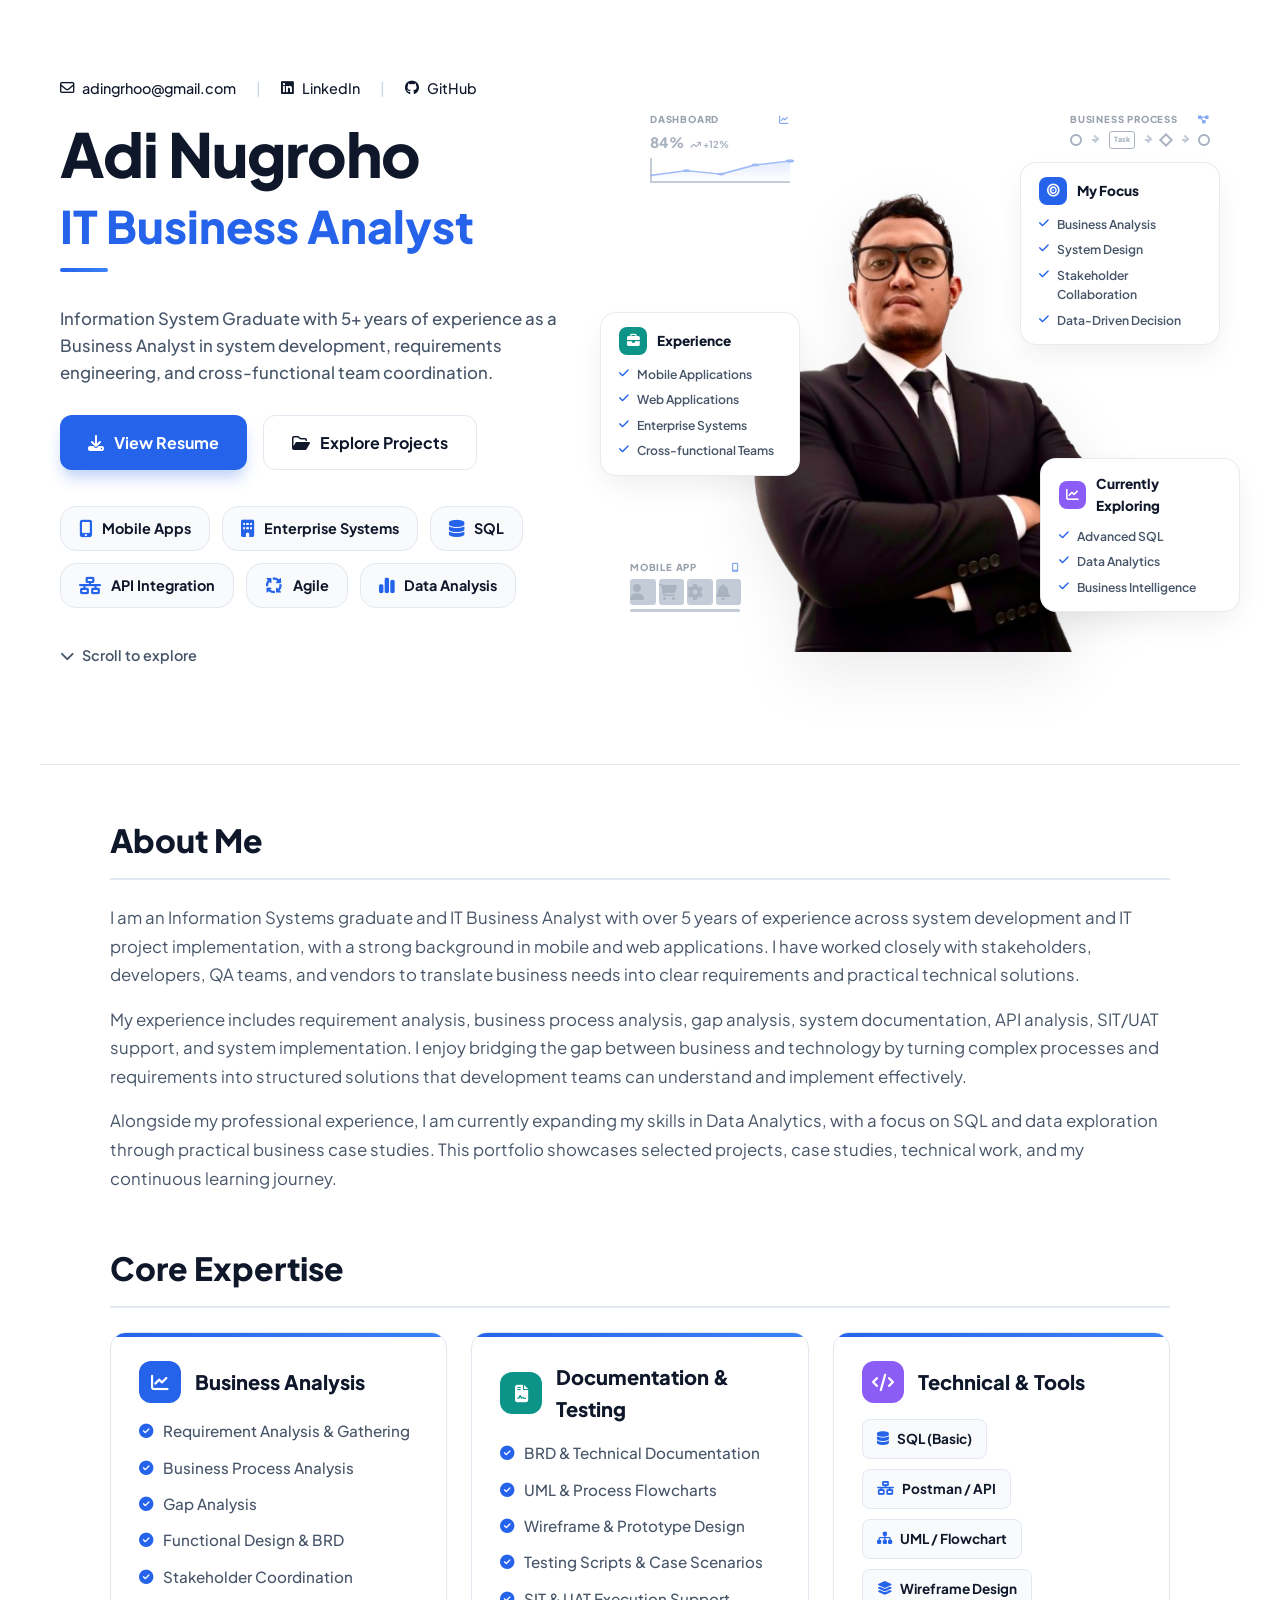
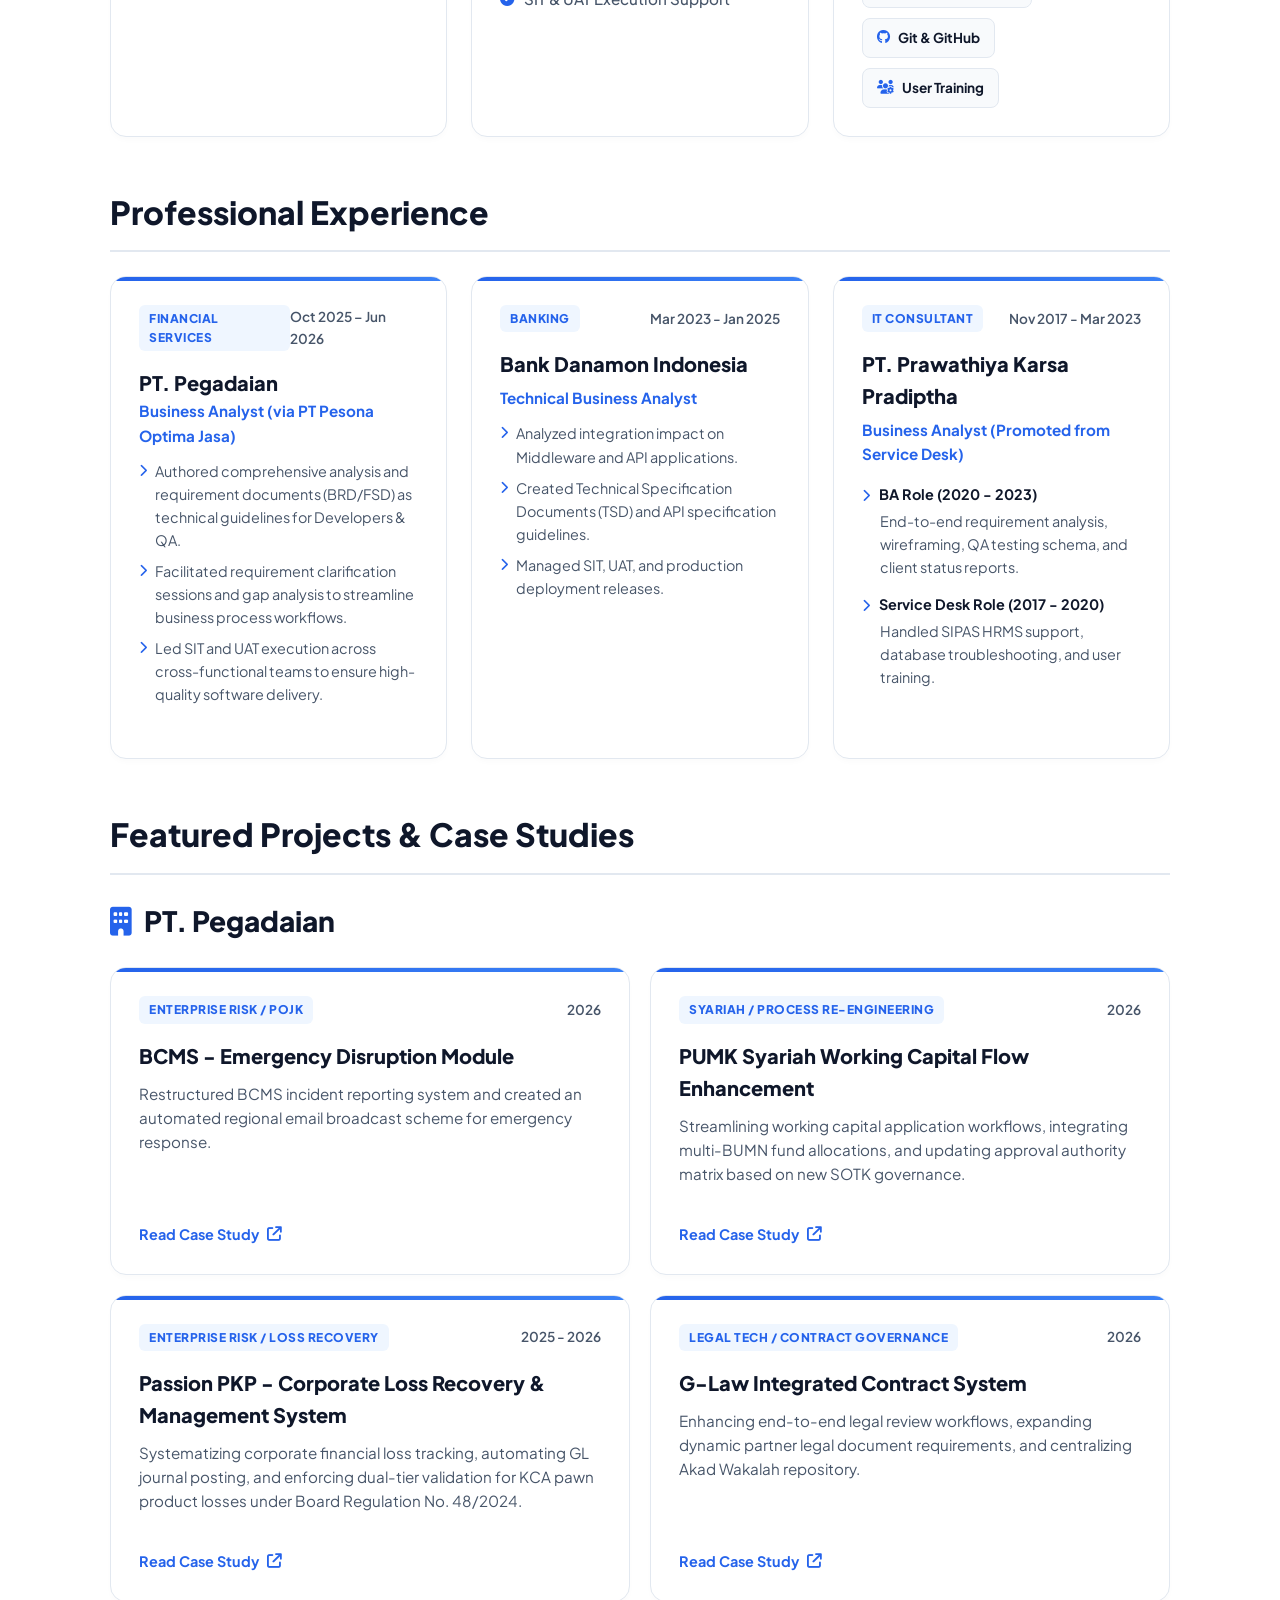
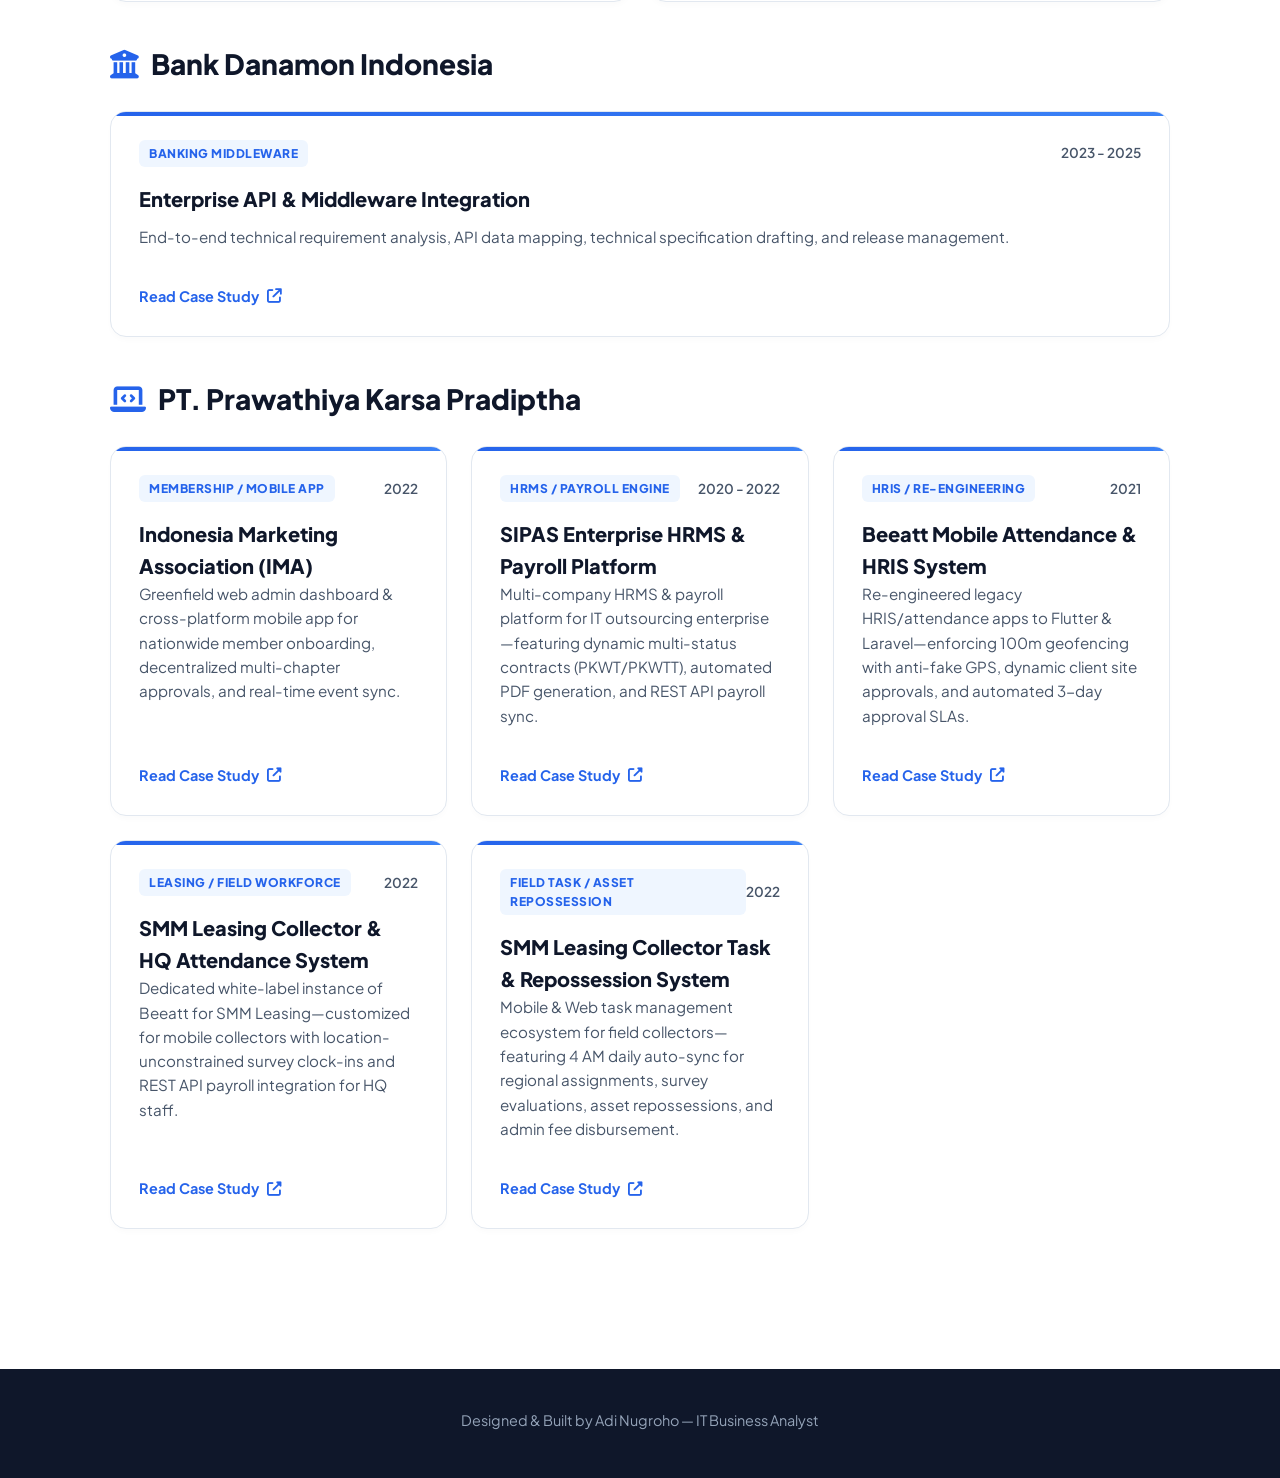
<file: index.html>
<!doctype html>
<html lang="en">
  <head>
    <meta charset="UTF-8" />
    <meta name="viewport" content="width=device-width, initial-scale=1.0" />
    <title>Adi Nugroho - IT Business Analyst Portfolio</title>

    <!-- Primary Meta Tags -->
    <meta name="title" content="Adi Nugroho - IT Business Analyst Portfolio" />
    <meta
      name="description"
      content="Information System Graduate with 5+ years of experience in system development, requirements engineering, API integration, and cross-functional team coordination."
    />

    <!-- Open Graph / WhatsApp / LinkedIn / Facebook -->
    <meta property="og:type" content="website" />
    <meta
      property="og:url"
      content="https://adingrhoo.github.io/adinugroho_portofolio/"
    />
    <meta
      property="og:title"
      content="Adi Nugroho - IT Business Analyst Portfolio"
    />
    <meta
      property="og:description"
      content="Explore my case studies in enterprise API integration, system requirements, and business process analysis."
    />
    <meta
      property="og:image"
      content="https://adingrhoo.github.io/adinugroho_portofolio/assets/img/banner/banner.jpg"
    />

    <!-- Twitter / X -->
    <meta property="twitter:card" content="summary_large_image" />
    <meta
      property="twitter:url"
      content="https://adingrhoo.github.io/adinugroho_portofolio/"
    />
    <meta
      property="twitter:title"
      content="Adi Nugroho - IT Business Analyst Portfolio"
    />
    <meta
      property="twitter:description"
      content="Explore my case studies in enterprise API integration, system requirements, and business process analysis."
    />
    <meta
      property="twitter:image"
      content="https://adingrhoo.github.io/adinugroho_portofolio/assets/img/banner/banner.jpg"
    />

    <!-- Google Fonts & Font Awesome -->
    <link rel="preconnect" href="https://fonts.googleapis.com" />
    <link rel="preconnect" href="https://fonts.gstatic.com" crossorigin />
    <link
      href="https://fonts.googleapis.com/css2?family=Plus+Jakarta+Sans:wght@400;500;600;700;800&display=swap"
      rel="stylesheet"
    />
    <link
      rel="stylesheet"
      href="https://cdnjs.cloudflare.com/ajax/libs/font-awesome/6.4.0/css/all.min.css"
    />

    <!-- PANGGIL FILE CSS TERPISAH -->
    <link rel="stylesheet" href="style.css" />
  </head>

  <body>
    <!-- HERO SECTION -->
    <section class="hero-section">
      <div class="hero-left">
        <div class="top-nav">
          <a href="mailto:adingrhoo@gmail.com"
            ><i class="fa-regular fa-envelope"></i> adingrhoo@gmail.com</a
          >
          <span class="divider">|</span>
          <a
            href="https://www.linkedin.com/in/adi-nugroho-b64b9316a/"
            target="_blank"
            rel="noopener noreferrer"
            ><i class="fa-brands fa-linkedin"></i> LinkedIn</a
          >
          <span class="divider">|</span>
          <a
            href="https://github.com/adingrhoo"
            target="_blank"
            rel="noopener noreferrer"
            ><i class="fa-brands fa-github"></i> GitHub</a
          >
        </div>

        <div class="hero-content">
          <h1 class="main-title">Adi Nugroho</h1>
          <div class="sub-title">IT Business Analyst</div>
          <p class="description">
            Information System Graduate with 5+ years of experience as a
            Business Analyst in system development, requirements engineering,
            and cross-functional team coordination.
          </p>

          <div class="cta-buttons">
            <a href="https://drive.google.com/file/d/1Az_yAyDGaQA-OhwAHX8L7Kb2m1gDGzYC/view?usp=drive_link" class="btn btn-primary"
              ><i class="fas fa-solid fa-download"></i> View Resume
            </a>
            <a href="#projects" class="btn btn-secondary"
              ><i class="fa-regular fa-folder-open"></i> Explore Projects</a
            >
          </div>

          <div class="skills-list">
            <div class="skill-item">
              <i class="fa-solid fa-mobile-screen-button"></i> Mobile Apps
            </div>
            <div class="skill-item">
              <i class="fa-solid fa-building"></i> Enterprise Systems
            </div>
            <div class="skill-item">
              <i class="fa-solid fa-database"></i> SQL
            </div>
            <div class="skill-item">
              <i class="fa-solid fa-network-wired"></i> API Integration
            </div>
            <div class="skill-item">
              <i class="fa-solid fa-arrows-spin"></i> Agile
            </div>
            <div class="skill-item">
              <i class="fa-solid fa-chart-simple"></i> Data Analysis
            </div>
          </div>
        </div>

        <div class="scroll-down">
          <i class="fa-solid fa-chevron-down"></i> Scroll to explore
        </div>
      </div>

      <div class="hero-right">
        <div class="bg-vector vec-dashboard">
          <div class="vec-title">
            <span>DASHBOARD</span
            ><i class="fa-solid fa-chart-line" style="color: #2563eb"></i>
          </div>
          <div class="dash-trend-box">
            <div class="dash-metric">
              <span class="dash-num">84%</span
              ><span class="dash-growth"
                ><i class="fa-solid fa-arrow-trend-up"></i> +12%</span
              >
            </div>
            <div class="chart-container">
              <div class="chart-grid-line" style="top: 30%"></div>
              <div class="chart-grid-line" style="top: 60%"></div>
              <svg
                class="dash-svg-chart"
                viewBox="0 0 100 40"
                preserveAspectRatio="none"
              >
                <defs>
                  <linearGradient id="chartGrad" x1="0" y1="0" x2="0" y2="1">
                    <stop offset="0%" stop-color="#2563eb" stop-opacity="0.3" />
                    <stop
                      offset="100%"
                      stop-color="#2563eb"
                      stop-opacity="0.0"
                    />
                  </linearGradient>
                </defs>
                <polygon
                  points="0,40 0,30 25,22 50,28 75,12 100,5 100,40"
                  fill="url(#chartGrad)"
                />
                <polyline
                  points="0,30 25,22 50,28 75,12 100,5"
                  fill="none"
                  stroke="#2563eb"
                  stroke-width="2.5"
                  stroke-linecap="round"
                  stroke-linejoin="round"
                />
                <circle cx="25" cy="22" r="2.5" fill="#2563eb" />
                <circle cx="50" cy="28" r="2.5" fill="#2563eb" />
                <circle cx="75" cy="12" r="2.5" fill="#2563eb" />
                <circle cx="100" cy="5" r="3" fill="#2563eb" />
              </svg>
            </div>
          </div>
        </div>

        <div class="bg-vector vec-process">
          <div class="vec-title">
            <span>BUSINESS PROCESS</span
            ><i class="fa-solid fa-diagram-project" style="color: #2563eb"></i>
          </div>
          <div class="bpmn-diagram">
            <div class="bpmn-node bpmn-start"></div>
            <div class="bpmn-arrow"></div>
            <div class="bpmn-node bpmn-task">Task</div>
            <div class="bpmn-arrow"></div>
            <div class="bpmn-node bpmn-gateway"></div>
            <div class="bpmn-arrow"></div>
            <div class="bpmn-node bpmn-end"></div>
          </div>
        </div>

        <div class="bg-vector vec-mobile">
          <div class="vec-title">
            <span>MOBILE APP</span
            ><i
              class="fa-solid fa-mobile-screen-button"
              style="color: #2563eb"
            ></i>
          </div>
          <div class="mobile-interface">
            <div class="app-grid">
              <div class="app-icon-item bg-app-1">
                <i class="fa-solid fa-user"></i>
              </div>
              <div class="app-icon-item bg-app-2">
                <i class="fa-solid fa-cart-shopping"></i>
              </div>
              <div class="app-icon-item bg-app-3">
                <i class="fa-solid fa-gear"></i>
              </div>
              <div class="app-icon-item bg-app-4">
                <i class="fa-solid fa-bell"></i>
              </div>
            </div>
            <div class="mobile-bar-sim"></div>
          </div>
        </div>

        <div class="bg-vector vec-api">
          <div class="vec-title">
            <span>API</span
            ><i class="fa-solid fa-code" style="color: #2563eb"></i>
          </div>
          <code style="font-size: 0.75rem; font-weight: 700; color: #2563eb"
            >&#123; status: 200 &#125;</code
          >
        </div>

        <img
          src="assets/img/banner/adi.png"
          alt="Adi Nugroho"
          class="character-img"
        />

        <div class="floating-card card-focus">
          <div class="card-title-box">
            <div class="card-icon icon-blue">
              <i class="fa-solid fa-bullseye"></i>
            </div>
            My Focus
          </div>
          <ul>
            <li><i class="fa-solid fa-check"></i> Business Analysis</li>
            <li><i class="fa-solid fa-check"></i> System Design</li>
            <li><i class="fa-solid fa-check"></i> Stakeholder Collaboration</li>
            <li><i class="fa-solid fa-check"></i> Data-Driven Decision</li>
          </ul>
        </div>

        <div class="floating-card card-experience">
          <div class="card-title-box">
            <div class="card-icon icon-teal">
              <i class="fa-solid fa-briefcase"></i>
            </div>
            Experience
          </div>
          <ul>
            <li><i class="fa-solid fa-check"></i> Mobile Applications</li>
            <li><i class="fa-solid fa-check"></i> Web Applications</li>
            <li><i class="fa-solid fa-check"></i> Enterprise Systems</li>
            <li><i class="fa-solid fa-check"></i> Cross-functional Teams</li>
          </ul>
        </div>

        <div class="floating-card card-exploring">
          <div class="card-title-box">
            <div class="card-icon icon-purple">
              <i class="fa-solid fa-chart-line"></i>
            </div>
            Currently Exploring
          </div>
          <ul>
            <li><i class="fa-solid fa-check"></i> Advanced SQL</li>
            <li><i class="fa-solid fa-check"></i> Data Analytics</li>
            <li><i class="fa-solid fa-check"></i> Business Intelligence</li>
          </ul>
        </div>
      </div>
    </section>

    <!-- CONTAINER KONTEN PORTOFOLIO -->
    <div class="container">
      <!-- 1. ABOUT ME -->
      <section id="about">
        <h2>About Me</h2>
        <p>
          I am an Information Systems graduate and IT Business Analyst with over
          5 years of experience across system development and IT project
          implementation, with a strong background in mobile and web
          applications. I have worked closely with stakeholders, developers, QA
          teams, and vendors to translate business needs into clear requirements
          and practical technical solutions.
        </p>
        <p>
          My experience includes requirement analysis, business process
          analysis, gap analysis, system documentation, API analysis, SIT/UAT
          support, and system implementation. I enjoy bridging the gap between
          business and technology by turning complex processes and requirements
          into structured solutions that development teams can understand and
          implement effectively.
        </p>
        <p>
          Alongside my professional experience, I am currently expanding my
          skills in Data Analytics, with a focus on SQL and data exploration
          through practical business case studies. This portfolio showcases
          selected projects, case studies, technical work, and my continuous
          learning journey.
        </p>
      </section>

      <!-- 2. CORE EXPERTISE -->
      <section>
        <h2>Core Expertise</h2>
        <div class="grid">
          <div class="accent-card">
            <div class="expertise-header">
              <div class="expertise-icon icon-blue">
                <i class="fa-solid fa-chart-line"></i>
              </div>
              <h3>Business Analysis</h3>
            </div>
            <ul class="expertise-list">
              <li>
                <i class="fa-solid fa-circle-check"></i> Requirement Analysis &
                Gathering
              </li>
              <li>
                <i class="fa-solid fa-circle-check"></i> Business Process
                Analysis
              </li>
              <li><i class="fa-solid fa-circle-check"></i> Gap Analysis</li>
              <li>
                <i class="fa-solid fa-circle-check"></i> Functional Design & BRD
              </li>
              <li>
                <i class="fa-solid fa-circle-check"></i> Stakeholder
                Coordination
              </li>
            </ul>
          </div>

          <div class="accent-card">
            <div class="expertise-header">
              <div class="expertise-icon icon-teal">
                <i class="fa-solid fa-file-contract"></i>
              </div>
              <h3>Documentation & Testing</h3>
            </div>
            <ul class="expertise-list">
              <li>
                <i class="fa-solid fa-circle-check"></i> BRD & Technical
                Documentation
              </li>
              <li>
                <i class="fa-solid fa-circle-check"></i> UML & Process
                Flowcharts
              </li>
              <li>
                <i class="fa-solid fa-circle-check"></i> Wireframe & Prototype
                Design
              </li>
              <li>
                <i class="fa-solid fa-circle-check"></i> Testing Scripts & Case
                Scenarios
              </li>
              <li>
                <i class="fa-solid fa-circle-check"></i> SIT & UAT Execution
                Support
              </li>
            </ul>
          </div>

          <div class="accent-card">
            <div class="expertise-header">
              <div class="expertise-icon icon-purple">
                <i class="fa-solid fa-code"></i>
              </div>
              <h3>Technical & Tools</h3>
            </div>
            <div class="tools-tags">
              <span class="tool-tag"
                ><i class="fa-solid fa-database"></i> SQL (Basic)</span
              >
              <span class="tool-tag"
                ><i class="fa-solid fa-network-wired"></i> Postman / API</span
              >
              <span class="tool-tag"
                ><i class="fa-solid fa-sitemap"></i> UML / Flowchart</span
              >
              <span class="tool-tag"
                ><i class="fa-solid fa-layer-group"></i> Wireframe Design</span
              >
              <span class="tool-tag"
                ><i class="fa-brands fa-github"></i> Git & GitHub</span
              >
              <span class="tool-tag"
                ><i class="fa-solid fa-users-gear"></i> User Training</span
              >
            </div>
          </div>
        </div>
      </section>

      <!-- 3. PROFESSIONAL EXPERIENCE -->
      <section>
        <h2>Professional Experience</h2>
        <div class="grid">
          <div class="accent-card">
            <div class="card-top">
              <span class="card-tag">Financial Services</span>
              <span class="card-year">Oct 2025 – Jun 2026</span>
            </div>
            <h3>PT. Pegadaian</h3>
            <p
              style="
                color: var(--primary-blue);
                font-weight: 700;
                margin-bottom: 12px;
              "
            >
              Business Analyst (via PT Pesona Optima Jasa)
            </p>
            <ul class="experience-bullets">
              <li>
                <i class="fas fa-chevron-right"></i> Authored comprehensive
                analysis and requirement documents (BRD/FSD) as technical
                guidelines for Developers & QA.
              </li>
              <li>
                <i class="fas fa-chevron-right"></i> Facilitated requirement
                clarification sessions and gap analysis to streamline business
                process workflows.
              </li>
              <li>
                <i class="fas fa-chevron-right"></i> Led SIT and UAT execution
                across cross-functional teams to ensure high-quality software
                delivery.
              </li>
            </ul>
          </div>

          <div class="accent-card">
            <div>
              <div class="card-top">
                <span class="card-tag">Banking</span>
                <span class="card-year">Mar 2023 - Jan 2025</span>
              </div>
              <h3 style="margin-bottom: 6px">Bank Danamon Indonesia</h3>
              <p
                style="
                  font-weight: 700;
                  color: var(--primary-blue);
                  margin-bottom: 12px;
                "
              >
                Technical Business Analyst
              </p>
              <ul class="experience-bullets">
                <li>
                  <i class="fa-solid fa-chevron-right"></i> Analyzed integration
                  impact on Middleware and API applications.
                </li>
                <li>
                  <i class="fa-solid fa-chevron-right"></i> Created Technical
                  Specification Documents (TSD) and API specification
                  guidelines.
                </li>
                <li>
                  <i class="fa-solid fa-chevron-right"></i> Managed SIT, UAT,
                  and production deployment releases.
                </li>
              </ul>
            </div>
          </div>

          <div class="accent-card">
            <div class="card-top">
              <span class="card-tag">IT Consultant</span>
              <span class="card-year">Nov 2017 - Mar 2023</span>
            </div>
            <h3 style="margin-bottom: 6px">PT. Prawathiya Karsa Pradiptha</h3>
            <p
              style="
                font-weight: 700;
                color: var(--primary-blue);
                margin-bottom: 16px;
              "
            >
              Business Analyst (Promoted from Service Desk)
            </p>

            <div style="display: flex; flex-direction: column; gap: 14px">
              <div>
                <p
                  style="
                    font-weight: 700;
                    color: var(--text-dark);
                    margin-bottom: 4px;
                    font-size: 0.9rem;
                  "
                >
                  <i
                    class="fa-solid fa-chevron-right"
                    style="
                      color: var(--primary-blue);
                      font-size: 0.8rem;
                      margin-right: 6px;
                    "
                  ></i>
                  BA Role (2020 - 2023)
                </p>
                <p
                  style="
                    font-size: 0.9rem;
                    color: var(--text-muted);
                    padding-left: 18px;
                    margin-bottom: 0;
                  "
                >
                  End-to-end requirement analysis, wireframing, QA testing
                  schema, and client status reports.
                </p>
              </div>

              <div>
                <p
                  style="
                    font-weight: 700;
                    color: var(--text-dark);
                    margin-bottom: 4px;
                    font-size: 0.9rem;
                  "
                >
                  <i
                    class="fa-solid fa-chevron-right"
                    style="
                      color: var(--primary-blue);
                      font-size: 0.8rem;
                      margin-right: 6px;
                    "
                  ></i>
                  Service Desk Role (2017 - 2020)
                </p>
                <p
                  style="
                    font-size: 0.9rem;
                    color: var(--text-muted);
                    padding-left: 18px;
                    margin-bottom: 0;
                  "
                >
                  Handled SIPAS HRMS support, database troubleshooting, and user
                  training.
                </p>
              </div>
            </div>
          </div>
        </div>
      </section>

      <!-- 4. FEATURED PROJECTS -->
      <section id="projects">
        <h2>Featured Projects & Case Studies</h2>

        <!-- PT PEGADAIAN -->
        <h3
          style="
            font-size: 1.75rem;
            font-weight: 800;
            color: var(--text-dark);
            margin-top: 24px;
            margin-bottom: 24px;
            display: flex;
            align-items: center;
            gap: 12px;
          "
        >
          <i
            class="fa-solid fa-building"
            style="color: var(--primary-blue); font-size: 1.8rem"
          ></i>
          PT. Pegadaian
        </h3>

        <div
          class="grid grid-2-col"
          style="
            display: grid;
            grid-template-columns: repeat(2, 1fr);
            gap: 20px;
            margin-bottom: 40px;
          "
        >
          <!-- Card 1: BCMS -->
          <div class="accent-card">
            <div>
              <div class="card-top">
                <span class="card-tag">Enterprise Risk / POJK</span>
                <span class="card-year">2026</span>
              </div>
              <h3 style="margin-bottom: 10px">
                BCMS - Emergency Disruption Module
              </h3>
              <p>
                Restructured BCMS incident reporting system and created an
                automated regional email broadcast scheme for emergency
                response.
              </p>
            </div>
            <a
              href="projects/pegadaian-bcms.html"
              target="_blank"
              rel="noopener noreferrer"
              class="card-link"
            >
              Read Case Study
              <i class="fa-solid fa-arrow-up-right-from-square"></i>
            </a>
          </div>

          <!-- Card 2: PUMK Syariah -->
          <div class="accent-card">
            <div>
              <div class="card-top">
                <span class="card-tag">Syariah / Process Re-Engineering</span>
                <span class="card-year">2026</span>
              </div>
              <h3 style="margin-bottom: 10px">
                PUMK Syariah Working Capital Flow Enhancement
              </h3>
              <p>
                Streamlining working capital application workflows, integrating
                multi-BUMN fund allocations, and updating approval authority
                matrix based on new SOTK governance.
              </p>
            </div>
            <a
              href="projects/pegadaian-pumk-syariah.html"
              target="_blank"
              rel="noopener noreferrer"
              class="card-link"
            >
              Read Case Study
              <i class="fa-solid fa-arrow-up-right-from-square"></i>
            </a>
          </div>

          <!-- Card 3: Passion PKP -->
          <div class="accent-card">
            <div>
              <div class="card-top">
                <span class="card-tag">Enterprise Risk / Loss Recovery</span>
                <span class="card-year">2025 - 2026</span>
              </div>
              <h3 style="margin-bottom: 10px">
                Passion PKP - Corporate Loss Recovery & Management System
              </h3>
              <p>
                Systematizing corporate financial loss tracking, automating GL
                journal posting, and enforcing dual-tier validation for KCA pawn
                product losses under Board Regulation No. 48/2024.
              </p>
            </div>
            <a
              href="projects/pegadaian-pkp.html"
              target="_blank"
              rel="noopener noreferrer"
              class="card-link"
            >
              Read Case Study
              <i class="fa-solid fa-arrow-up-right-from-square"></i>
            </a>
          </div>

          <!-- Card 4: G-Law Contract System -->
          <div class="accent-card">
            <div>
              <div class="card-top">
                <span class="card-tag">Legal Tech / Contract Governance</span>
                <span class="card-year">2026</span>
              </div>
              <h3 style="margin-bottom: 10px">
                G-Law Integrated Contract System
              </h3>
              <p>
                Enhancing end-to-end legal review workflows, expanding dynamic
                partner legal document requirements, and centralizing Akad
                Wakalah repository.
              </p>
            </div>
            <a
              href="projects/pegadaian-glaw.html"
              target="_blank"
              rel="noopener noreferrer"
              class="card-link"
            >
              Read Case Study
              <i class="fa-solid fa-arrow-up-right-from-square"></i>
            </a>
          </div>
        </div>

        <!-- BANK DANAMON -->
        <h3
          style="
            font-size: 1.75rem;
            font-weight: 800;
            color: var(--text-dark);
            margin-bottom: 24px;
            display: flex;
            align-items: center;
            gap: 12px;
          "
        >
          <i
            class="fa-solid fa-building-columns"
            style="color: var(--primary-blue); font-size: 1.8rem"
          ></i>
          Bank Danamon Indonesia
        </h3>
        <div class="grid" style="margin-bottom: 40px">
          <div class="accent-card">
            <div>
              <div class="card-top">
                <span class="card-tag">Banking Middleware</span>
                <span class="card-year">2023 - 2025</span>
              </div>
              <h3 style="margin-bottom: 10px">
                Enterprise API & Middleware Integration
              </h3>
              <p>
                End-to-end technical requirement analysis, API data mapping,
                technical specification drafting, and release management.
              </p>
            </div>
            <a
              href="projects/danamon-api-integration.html"
              target="_blank"
              rel="noopener noreferrer"
              class="card-link"
            >
              Read Case Study
              <i class="fa-solid fa-arrow-up-right-from-square"></i>
            </a>
          </div>
        </div>

        <!-- PT PRAWATHIYA KARSA PRADIPTHA -->
        <h3
          style="
            font-size: 1.75rem;
            font-weight: 800;
            color: var(--text-dark);
            margin-bottom: 24px;
            display: flex;
            align-items: center;
            gap: 12px;
          "
        >
          <i
            class="fa-solid fa-laptop-code"
            style="color: var(--primary-blue); font-size: 1.8rem"
          ></i>
          PT. Prawathiya Karsa Pradiptha
        </h3>
        <div class="grid">
          <!-- Project 1: IMA -->
          <div class="accent-card">
            <div class="card-top">
              <span class="card-tag">MEMBERSHIP / MOBILE APP</span>
              <span class="card-year">2022</span>
            </div>
            <h3>Indonesia Marketing Association (IMA)</h3>
            <p>
              Greenfield web admin dashboard & cross-platform mobile app for
              nationwide member onboarding, decentralized multi-chapter
              approvals, and real-time event sync.
            </p>
            <a href="projects/prawathiya-ima.html" class="card-link"
              >Read Case Study <i class="fas fa-external-link-alt"></i
            ></a>
          </div>

          <!-- Project 2: SIPAS HRMS -->
          <div class="accent-card">
            <div class="card-top">
              <span class="card-tag">HRMS / PAYROLL ENGINE</span>
              <span class="card-year">2020 - 2022</span>
            </div>
            <h3>SIPAS Enterprise HRMS & Payroll Platform</h3>
            <p>
              Multi-company HRMS & payroll platform for IT outsourcing
              enterprise—featuring dynamic multi-status contracts (PKWT/PKWTT),
              automated PDF generation, and REST API payroll sync.
            </p>
            <a href="projects/prawathiya-sipas.html" class="card-link"
              >Read Case Study <i class="fas fa-external-link-alt"></i
            ></a>
          </div>

          <!-- Project 3: Beeatt HRIS -->
          <div class="accent-card">
            <div class="card-top">
              <span class="card-tag">HRIS / RE-ENGINEERING</span>
              <span class="card-year">2021</span>
            </div>
            <h3>Beeatt Mobile Attendance & HRIS System</h3>
            <p>
              Re-engineered legacy HRIS/attendance apps to Flutter &
              Laravel—enforcing 100m geofencing with anti-fake GPS, dynamic
              client site approvals, and automated 3-day approval SLAs.
            </p>
            <a href="projects/prawathiya-beeatt.html" class="card-link"
              >Read Case Study <i class="fas fa-external-link-alt"></i
            ></a>
          </div>

          <!-- Project 4: SMM Leasing Attendance -->
          <div class="accent-card">
            <div class="card-top">
              <span class="card-tag">LEASING / FIELD WORKFORCE</span>
              <span class="card-year">2022</span>
            </div>
            <h3>SMM Leasing Collector & HQ Attendance System</h3>
            <p>
              Dedicated white-label instance of Beeatt for SMM
              Leasing—customized for mobile collectors with
              location-unconstrained survey clock-ins and REST API payroll
              integration for HQ staff.
            </p>
            <a href="projects/prawathiya-smm.html" class="card-link"
              >Read Case Study <i class="fas fa-external-link-alt"></i
            ></a>
          </div>

          <!-- Project 5: SMM Leasing Task System -->
          <div class="accent-card">
            <div class="card-top">
              <span class="card-tag">FIELD TASK / ASSET REPOSSESSION</span>
              <span class="card-year">2022</span>
            </div>
            <h3>SMM Leasing Collector Task & Repossession System</h3>
            <p>
              Mobile & Web task management ecosystem for field
              collectors—featuring 4 AM daily auto-sync for regional
              assignments, survey evaluations, asset repossessions, and admin
              fee disbursement.
            </p>
            <a href="projects/prawathiya-smm-collector.html" class="card-link"
              >Read Case Study <i class="fas fa-external-link-alt"></i
            ></a>
          </div>
        </div>
      </section>
    </div>

    <footer>
      <p>Designed & Built by Adi Nugroho — IT Business Analyst</p>
    </footer>
  </body>
</html>
</file>
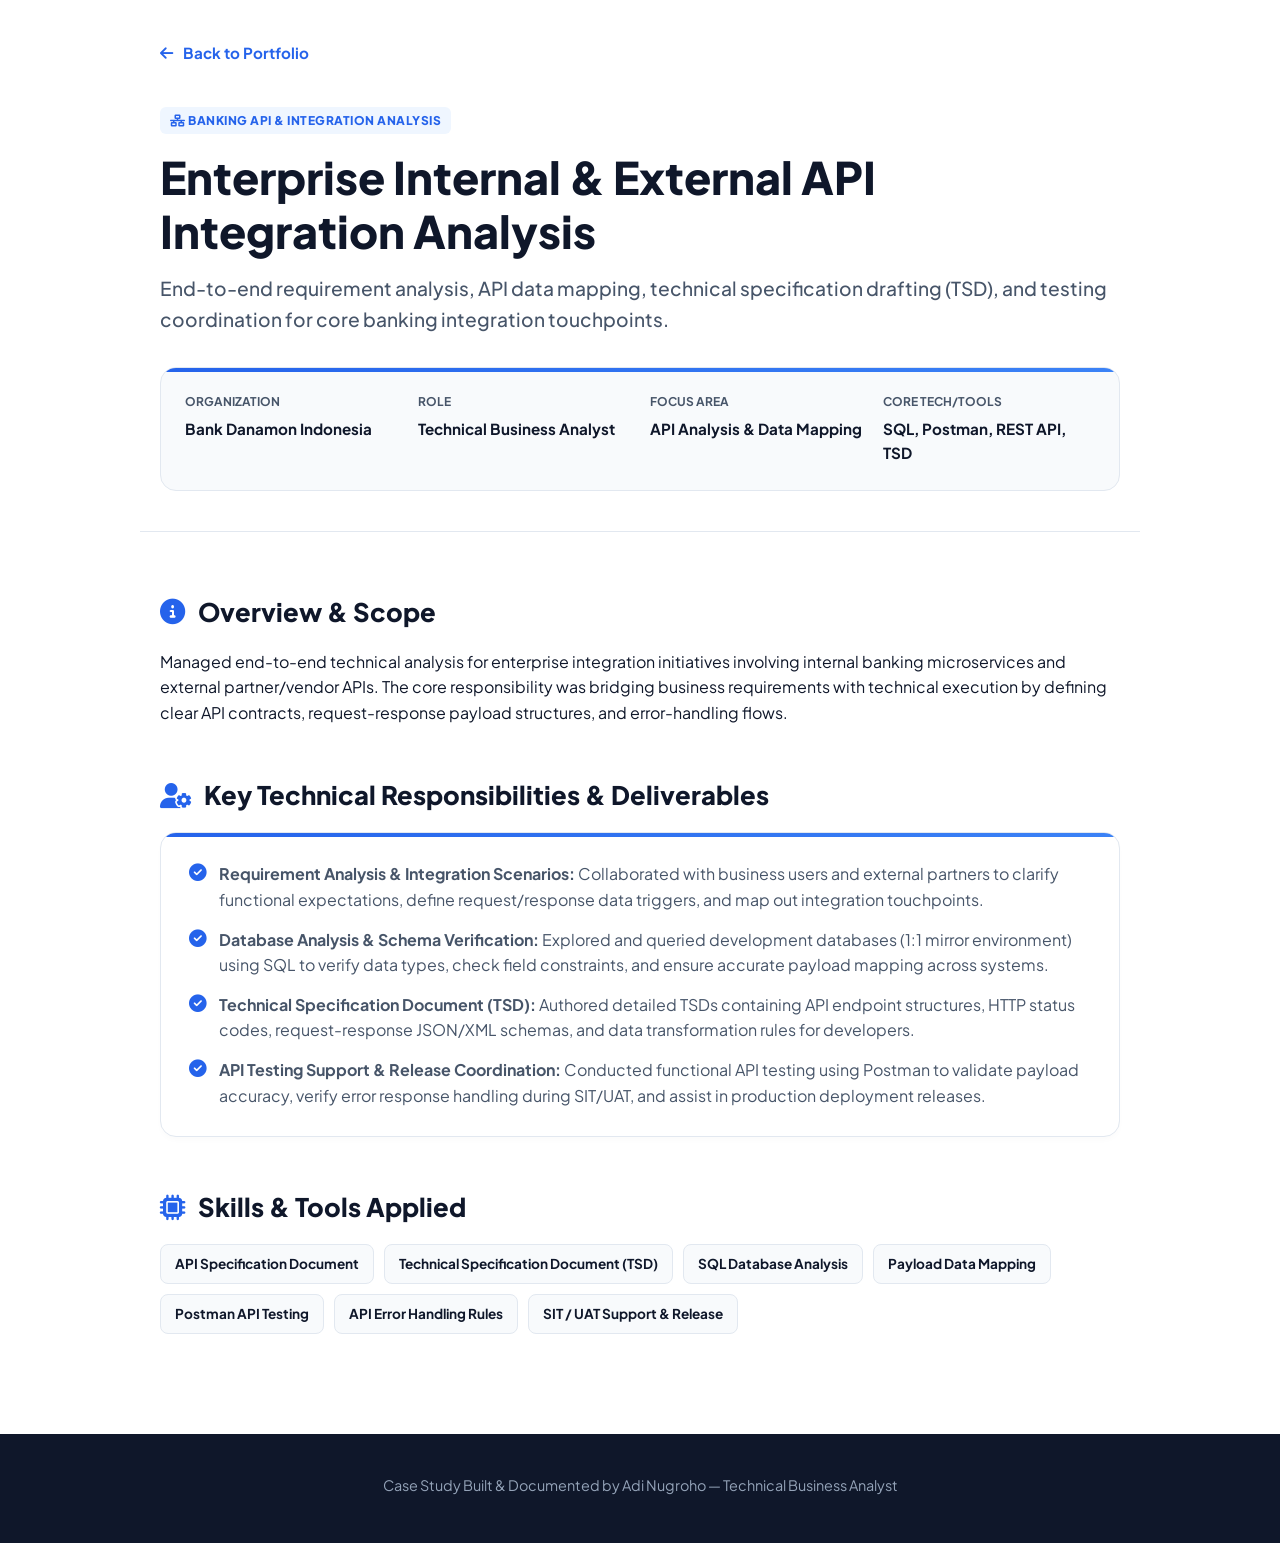
<file: projects/danamon-api-integration.html>
<!DOCTYPE html>
<html lang="en">

<head>
    <meta charset="UTF-8">
    <meta name="viewport" content="width=device-width, initial-scale=1.0">
    <title>Enterprise API Integration & Data Mapping</title>
    <!-- Google Fonts & Font Awesome -->
    <link rel="preconnect" href="https://fonts.googleapis.com">
    <link rel="preconnect" href="https://fonts.gstatic.com" crossorigin>
    <link href="https://fonts.googleapis.com/css2?family=Plus+Jakarta+Sans:wght@400;500;600;700;800&display=swap" rel="stylesheet">
    <link rel="stylesheet" href="https://cdnjs.cloudflare.com/ajax/libs/font-awesome/6.4.0/css/all.min.css">
    
    <link rel="stylesheet" href="../style.css">

    <style>
        .header-nav {
            max-width: 1000px;
            margin: 0 auto;
            padding: 40px 20px 20px 20px;
        }

        .back-btn {
            display: inline-flex;
            align-items: center;
            gap: 10px;
            color: var(--primary-blue);
            text-decoration: none;
            font-weight: 700;
            font-size: 0.95rem;
        }

        .project-hero {
            max-width: 1000px;
            margin: 0 auto;
            padding: 20px 20px 40px 20px;
            border-bottom: 1px solid var(--border-color);
        }

        .project-title {
            font-size: 2.8rem;
            font-weight: 800;
            color: var(--text-dark);
            line-height: 1.2;
            margin-bottom: 16px;
        }

        .project-subtitle {
            font-size: 1.2rem;
            color: var(--text-muted);
            font-weight: 500;
            margin-bottom: 32px;
        }

        .meta-grid {
            display: grid;
            grid-template-columns: repeat(auto-fit, minmax(200px, 1fr));
            gap: 20px;
            background-color: var(--bg-light);
            border: 1px solid var(--border-color);
            padding: 24px;
            border-radius: 16px;
            position: relative;
            overflow: hidden;
        }

        .meta-grid::before {
            content: '';
            position: absolute;
            top: 0; left: 0; width: 100%; height: 4px;
            background: var(--gradient-accent);
        }

        .meta-item h4 {
            font-size: 0.75rem;
            text-transform: uppercase;
            color: var(--text-muted);
            margin-bottom: 6px;
        }

        .meta-item p {
            font-size: 0.95rem;
            font-weight: 700;
            color: var(--text-dark);
        }

        .content-container {
            max-width: 1000px;
            margin: 0 auto;
            padding: 60px 20px;
            display: flex;
            flex-direction: column;
            gap: 50px;
        }

        .section-block { display: flex; flex-direction: column; gap: 16px; }

        .section-block h2 {
            font-size: 1.6rem;
            font-weight: 800;
            display: flex;
            align-items: center;
            gap: 12px;
            border-bottom: none;
            padding-bottom: 0;
            margin-bottom: 0;
        }

        .check-list {
            list-style: none;
            display: flex;
            flex-direction: column;
            gap: 14px;
        }

        .check-list li {
            display: flex;
            align-items: flex-start;
            gap: 12px;
            color: var(--text-muted);
        }

        .check-list li i { color: var(--primary-blue); font-size: 1.1rem; margin-top: 3px; }
    </style>
</head>

<body>

    <header class="header-nav">
        <a href="../index.html" class="back-btn">
            <i class="fa-solid fa-arrow-left"></i> Back to Portfolio
        </a>
    </header>

    <section class="project-hero">
        <div class="card-tag" style="margin-bottom: 16px; display: inline-block;">
            <i class="fa-solid fa-network-wired"></i> Banking API & Integration Analysis
        </div>
        <h1 class="project-title">Enterprise Internal & External API Integration Analysis</h1>
        <p class="project-subtitle">
            End-to-end requirement analysis, API data mapping, technical specification drafting (TSD), and testing coordination for core banking integration touchpoints.
        </p>

        <div class="meta-grid">
            <div class="meta-item">
                <h4>Organization</h4>
                <p>Bank Danamon Indonesia</p>
            </div>
            <div class="meta-item">
                <h4>Role</h4>
                <p>Technical Business Analyst</p>
            </div>
            <div class="meta-item">
                <h4>Focus Area</h4>
                <p>API Analysis & Data Mapping</p>
            </div>
            <div class="meta-item">
                <h4>Core Tech/Tools</h4>
                <p>SQL, Postman, REST API, TSD</p>
            </div>
        </div>
    </section>

    <main class="content-container">

        <div class="section-block">
            <h2><i class="fa-solid fa-circle-info" style="color: var(--primary-blue);"></i> Overview & Scope</h2>
            <p>
                Managed end-to-end technical analysis for enterprise integration initiatives involving internal banking microservices and external partner/vendor APIs. The core responsibility was bridging business requirements with technical execution by defining clear API contracts, request-response payload structures, and error-handling flows.
            </p>
        </div>

        <div class="section-block">
            <h2><i class="fa-solid fa-user-gear" style="color: var(--primary-blue);"></i> Key Technical Responsibilities & Deliverables</h2>
            <div class="accent-card">
                <ul class="check-list">
                    <li>
                        <i class="fa-solid fa-circle-check"></i>
                        <span><strong>Requirement Analysis & Integration Scenarios:</strong> Collaborated with business users and external partners to clarify functional expectations, define request/response data triggers, and map out integration touchpoints.</span>
                    </li>
                    <li>
                        <i class="fa-solid fa-circle-check"></i>
                        <span><strong>Database Analysis & Schema Verification:</strong> Explored and queried development databases (1:1 mirror environment) using SQL to verify data types, check field constraints, and ensure accurate payload mapping across systems.</span>
                    </li>
                    <li>
                        <i class="fa-solid fa-circle-check"></i>
                        <span><strong>Technical Specification Document (TSD):</strong> Authored detailed TSDs containing API endpoint structures, HTTP status codes, request-response JSON/XML schemas, and data transformation rules for developers.</span>
                    </li>
                    <li>
                        <i class="fa-solid fa-circle-check"></i>
                        <span><strong>API Testing Support & Release Coordination:</strong> Conducted functional API testing using Postman to validate payload accuracy, verify error response handling during SIT/UAT, and assist in production deployment releases.</span>
                    </li>
                </ul>
            </div>
        </div>

        <div class="section-block">
            <h2><i class="fa-solid fa-microchip" style="color: var(--primary-blue);"></i> Skills & Tools Applied</h2>
            <div class="tools-tags">
                <span class="tool-tag">API Specification Document</span>
                <span class="tool-tag">Technical Specification Document (TSD)</span>
                <span class="tool-tag">SQL Database Analysis</span>
                <span class="tool-tag">Payload Data Mapping</span>
                <span class="tool-tag">Postman API Testing</span>
                <span class="tool-tag">API Error Handling Rules</span>
                <span class="tool-tag">SIT / UAT Support & Release</span>
            </div>
        </div>

    </main>

    <footer>
        <p>Case Study Built & Documented by Adi Nugroho — Technical Business Analyst</p>
    </footer>

</body>

</html>
</file>
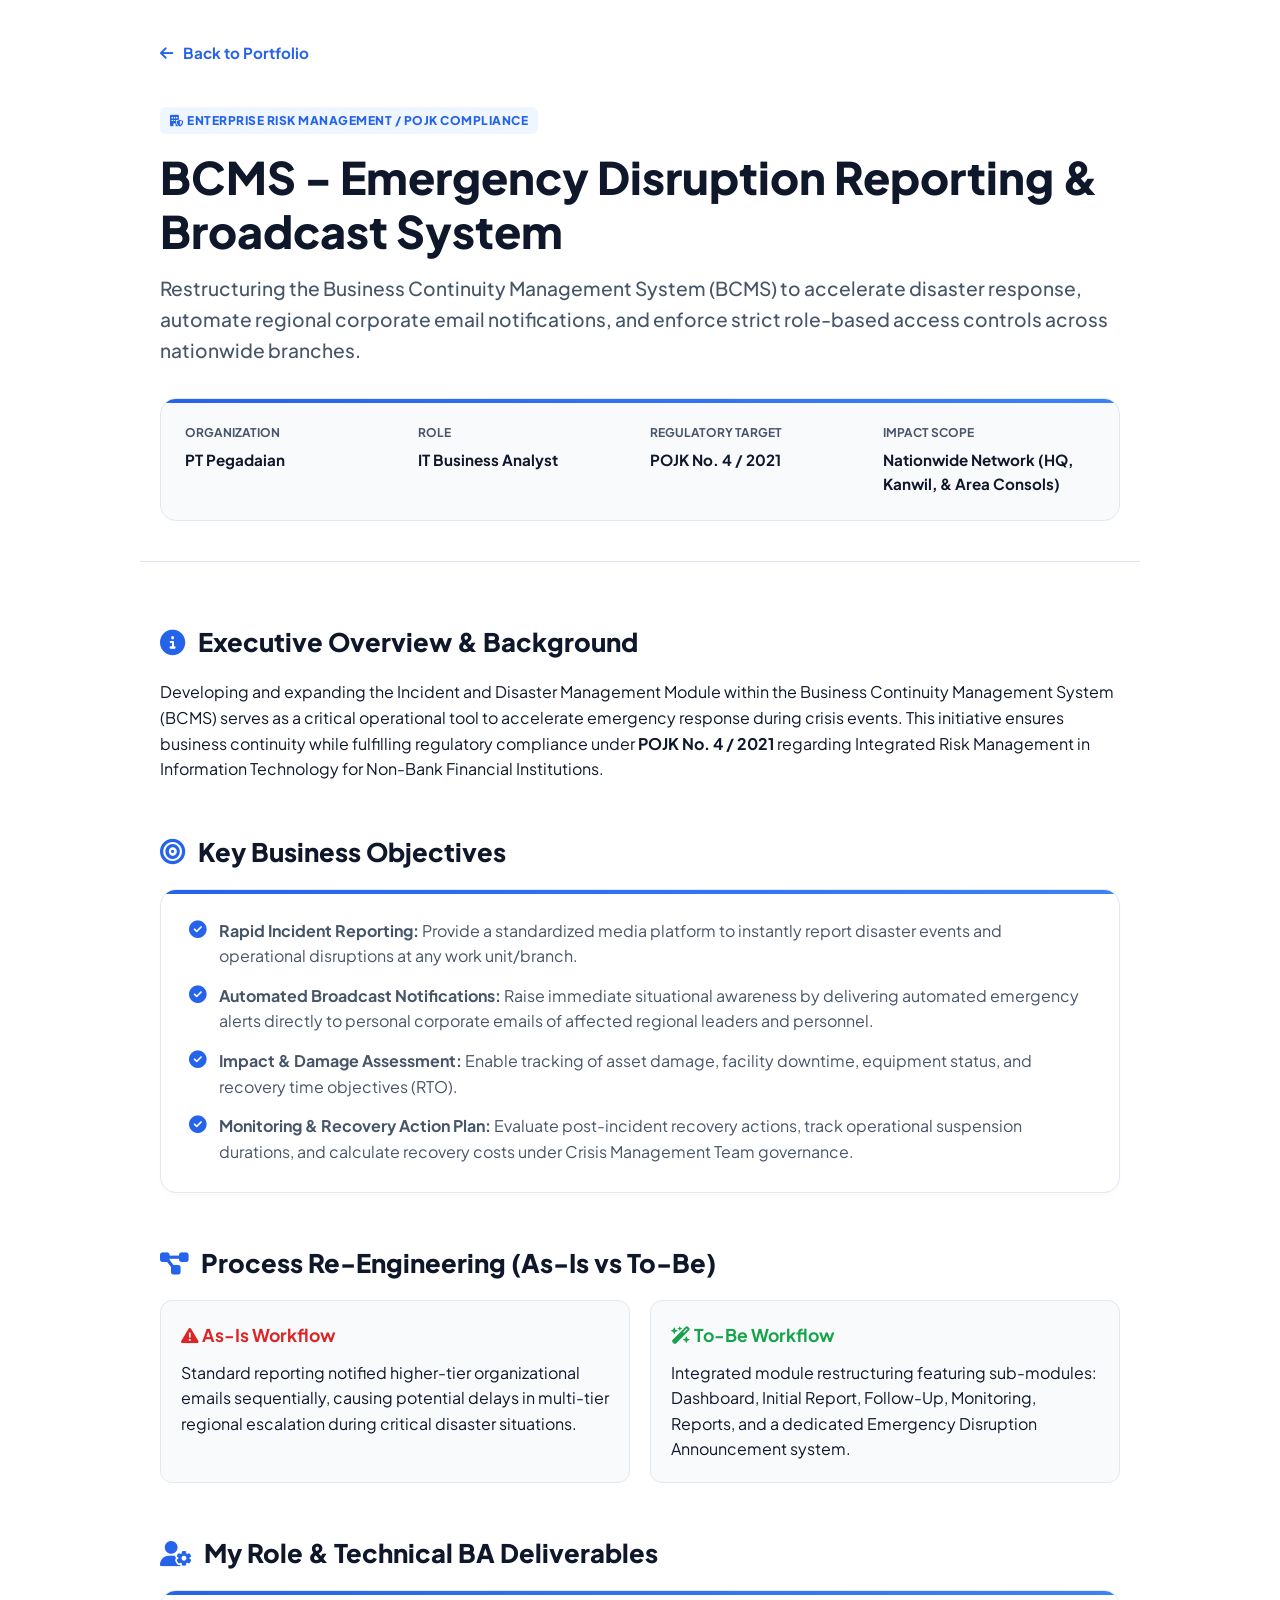
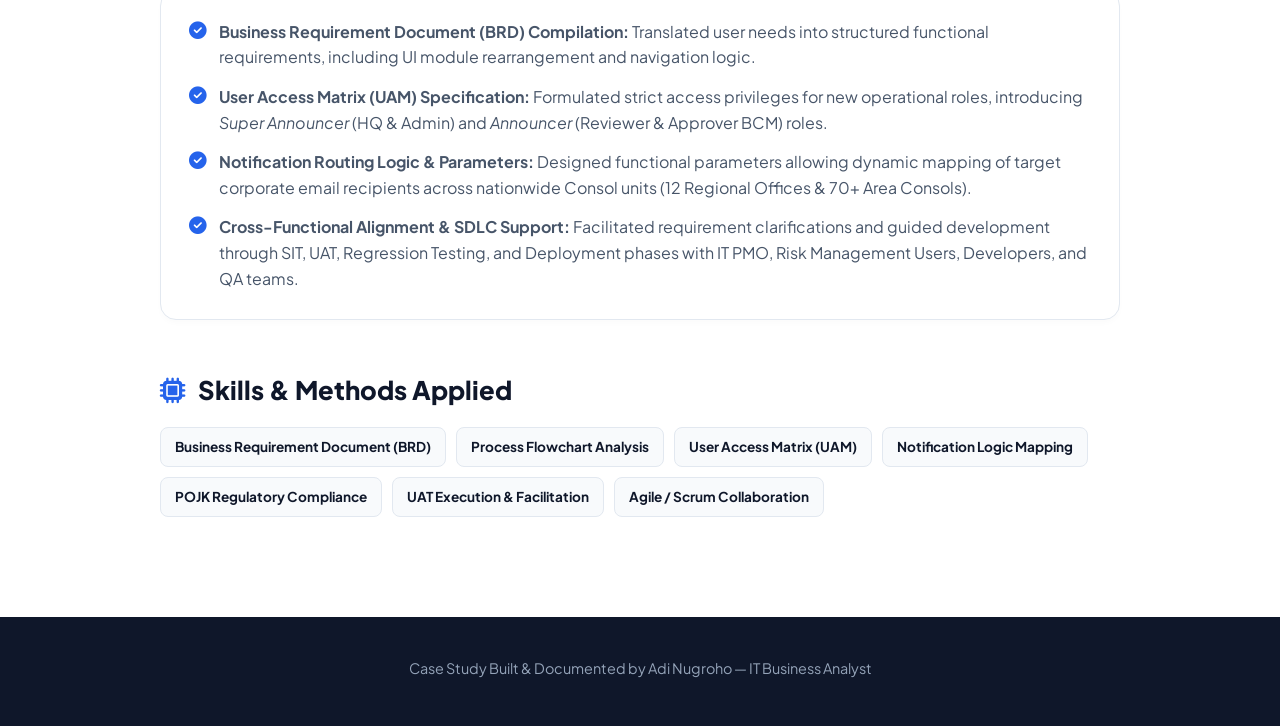
<file: projects/pegadaian-bcms.html>
<!DOCTYPE html>
<html lang="en">

<head>
    <meta charset="UTF-8">
    <meta name="viewport" content="width=device-width, initial-scale=1.0">
    <title>BCMS Emergency Disruption Module</title>
    <!-- Google Fonts & Font Awesome -->
    <link rel="preconnect" href="https://fonts.googleapis.com">
    <link rel="preconnect" href="https://fonts.gstatic.com" crossorigin>
    <link href="https://fonts.googleapis.com/css2?family=Plus+Jakarta+Sans:wght@400;500;600;700;800&display=swap" rel="stylesheet">
    <link rel="stylesheet" href="https://cdnjs.cloudflare.com/ajax/libs/font-awesome/6.4.0/css/all.min.css">
    
    <!-- PANGGIL FILE CSS SAMA DENGAN TAMBAHAN PATH ../ -->
    <link rel="stylesheet" href="../style.css">

    <style>
        .header-nav {
            max-width: 1000px;
            margin: 0 auto;
            padding: 40px 20px 20px 20px;
        }

        .back-btn {
            display: inline-flex;
            align-items: center;
            gap: 10px;
            color: var(--primary-blue);
            text-decoration: none;
            font-weight: 700;
            font-size: 0.95rem;
        }

        .project-hero {
            max-width: 1000px;
            margin: 0 auto;
            padding: 20px 20px 40px 20px;
            border-bottom: 1px solid var(--border-color);
        }

        .project-title {
            font-size: 2.8rem;
            font-weight: 800;
            color: var(--text-dark);
            line-height: 1.2;
            margin-bottom: 16px;
        }

        .project-subtitle {
            font-size: 1.2rem;
            color: var(--text-muted);
            font-weight: 500;
            margin-bottom: 32px;
        }

        .meta-grid {
            display: grid;
            grid-template-columns: repeat(auto-fit, minmax(200px, 1fr));
            gap: 20px;
            background-color: var(--bg-light);
            border: 1px solid var(--border-color);
            padding: 24px;
            border-radius: 16px;
            position: relative;
            overflow: hidden;
        }

        .meta-grid::before {
            content: '';
            position: absolute;
            top: 0; left: 0; width: 100%; height: 4px;
            background: var(--gradient-accent);
        }

        .meta-item h4 {
            font-size: 0.75rem;
            text-transform: uppercase;
            color: var(--text-muted);
            margin-bottom: 6px;
        }

        .meta-item p {
            font-size: 0.95rem;
            font-weight: 700;
            color: var(--text-dark);
        }

        .content-container {
            max-width: 1000px;
            margin: 0 auto;
            padding: 60px 20px;
            display: flex;
            flex-direction: column;
            gap: 50px;
        }

        .section-block { display: flex; flex-direction: column; gap: 16px; }

        .section-block h2 {
            font-size: 1.6rem;
            font-weight: 800;
            display: flex;
            align-items: center;
            gap: 12px;
            border-bottom: none;
            padding-bottom: 0;
            margin-bottom: 0;
        }

        .check-list {
            list-style: none;
            display: flex;
            flex-direction: column;
            gap: 14px;
        }

        .check-list li {
            display: flex;
            align-items: flex-start;
            gap: 12px;
            color: var(--text-muted);
        }

        .check-list li i { color: var(--primary-blue); font-size: 1.1rem; margin-top: 3px; }

        .workflow-grid {
            display: grid;
            grid-template-columns: repeat(auto-fit, minmax(300px, 1fr));
            gap: 20px;
        }

        .workflow-box {
            background-color: var(--bg-light);
            border: 1px solid var(--border-color);
            border-radius: 12px;
            padding: 20px;
        }

        .workflow-box h3 { font-size: 1.1rem; font-weight: 700; margin-bottom: 10px; }
        .workflow-box.as-is h3 { color: #dc2626; }
        .workflow-box.to-be h3 { color: #16a34a; }
    </style>
</head>

<body>

    <header class="header-nav">
        <a href="../index.html" class="back-btn">
            <i class="fa-solid fa-arrow-left"></i> Back to Portfolio
        </a>
    </header>

    <section class="project-hero">
        <div class="card-tag" style="margin-bottom: 16px; display: inline-block;">
            <i class="fa-solid fa-building-shield"></i> Enterprise Risk Management / POJK Compliance
        </div>
        <h1 class="project-title">BCMS - Emergency Disruption Reporting & Broadcast System</h1>
        <p class="project-subtitle">
            Restructuring the Business Continuity Management System (BCMS) to accelerate disaster response, automate regional corporate email notifications, and enforce strict role-based access controls across nationwide branches.
        </p>

        <div class="meta-grid">
            <div class="meta-item">
                <h4>Organization</h4>
                <p>PT Pegadaian</p>
            </div>
            <div class="meta-item">
                <h4>Role</h4>
                <p>IT Business Analyst</p>
            </div>
            <div class="meta-item">
                <h4>Regulatory Target</h4>
                <p>POJK No. 4 / 2021</p>
            </div>
            <div class="meta-item">
                <h4>Impact Scope</h4>
                <p>Nationwide Network (HQ, Kanwil, & Area Consols)</p>
            </div>
        </div>
    </section>

    <main class="content-container">

        <div class="section-block">
            <h2><i class="fa-solid fa-circle-info" style="color: var(--primary-blue);"></i> Executive Overview & Background</h2>
            <p>
                Developing and expanding the Incident and Disaster Management Module within the Business Continuity Management System (BCMS) serves as a critical operational tool to accelerate emergency response during crisis events. This initiative ensures business continuity while fulfilling regulatory compliance under <strong>POJK No. 4 / 2021</strong> regarding Integrated Risk Management in Information Technology for Non-Bank Financial Institutions.
            </p>
        </div>

        <div class="section-block">
            <h2><i class="fa-solid fa-bullseye" style="color: var(--primary-blue);"></i> Key Business Objectives</h2>
            <div class="accent-card">
                <ul class="check-list">
                    <li>
                        <i class="fa-solid fa-circle-check"></i>
                        <span><strong>Rapid Incident Reporting:</strong> Provide a standardized media platform to instantly report disaster events and operational disruptions at any work unit/branch.</span>
                    </li>
                    <li>
                        <i class="fa-solid fa-circle-check"></i>
                        <span><strong>Automated Broadcast Notifications:</strong> Raise immediate situational awareness by delivering automated emergency alerts directly to personal corporate emails of affected regional leaders and personnel.</span>
                    </li>
                    <li>
                        <i class="fa-solid fa-circle-check"></i>
                        <span><strong>Impact & Damage Assessment:</strong> Enable tracking of asset damage, facility downtime, equipment status, and recovery time objectives (RTO).</span>
                    </li>
                    <li>
                        <i class="fa-solid fa-circle-check"></i>
                        <span><strong>Monitoring & Recovery Action Plan:</strong> Evaluate post-incident recovery actions, track operational suspension durations, and calculate recovery costs under Crisis Management Team governance.</span>
                    </li>
                </ul>
            </div>
        </div>

        <div class="section-block">
            <h2><i class="fa-solid fa-diagram-project" style="color: var(--primary-blue);"></i> Process Re-Engineering (As-Is vs To-Be)</h2>
            <div class="workflow-grid">
                <div class="workflow-box as-is">
                    <h3><i class="fa-solid fa-triangle-exclamation"></i> As-Is Workflow</h3>
                    <p>Standard reporting notified higher-tier organizational emails sequentially, causing potential delays in multi-tier regional escalation during critical disaster situations.</p>
                </div>
                <div class="workflow-box to-be">
                    <h3><i class="fa-solid fa-wand-magic-sparkles"></i> To-Be Workflow</h3>
                    <p>Integrated module restructuring featuring sub-modules: Dashboard, Initial Report, Follow-Up, Monitoring, Reports, and a dedicated Emergency Disruption Announcement system.</p>
                </div>
            </div>
        </div>

        <div class="section-block">
            <h2><i class="fa-solid fa-user-gear" style="color: var(--primary-blue);"></i> My Role & Technical BA Deliverables</h2>
            <div class="accent-card">
                <ul class="check-list">
                    <li>
                        <i class="fa-solid fa-circle-check"></i>
                        <span><strong>Business Requirement Document (BRD) Compilation:</strong> Translated user needs into structured functional requirements, including UI module rearrangement and navigation logic.</span>
                    </li>
                    <li>
                        <i class="fa-solid fa-circle-check"></i>
                        <span><strong>User Access Matrix (UAM) Specification:</strong> Formulated strict access privileges for new operational roles, introducing <em>Super Announcer</em> (HQ & Admin) and <em>Announcer</em> (Reviewer & Approver BCM) roles.</span>
                    </li>
                    <li>
                        <i class="fa-solid fa-circle-check"></i>
                        <span><strong>Notification Routing Logic & Parameters:</strong> Designed functional parameters allowing dynamic mapping of target corporate email recipients across nationwide Consol units (12 Regional Offices & 70+ Area Consols).</span>
                    </li>
                    <li>
                        <i class="fa-solid fa-circle-check"></i>
                        <span><strong>Cross-Functional Alignment & SDLC Support:</strong> Facilitated requirement clarifications and guided development through SIT, UAT, Regression Testing, and Deployment phases with IT PMO, Risk Management Users, Developers, and QA teams.</span>
                    </li>
                </ul>
            </div>
        </div>

        <div class="section-block">
            <h2><i class="fa-solid fa-microchip" style="color: var(--primary-blue);"></i> Skills & Methods Applied</h2>
            <div class="tools-tags">
                <span class="tool-tag">Business Requirement Document (BRD)</span>
                <span class="tool-tag">Process Flowchart Analysis</span>
                <span class="tool-tag">User Access Matrix (UAM)</span>
                <span class="tool-tag">Notification Logic Mapping</span>
                <span class="tool-tag">POJK Regulatory Compliance</span>
                <span class="tool-tag">UAT Execution & Facilitation</span>
                <span class="tool-tag">Agile / Scrum Collaboration</span>
            </div>
        </div>

    </main>

    <footer>
        <p>Case Study Built & Documented by Adi Nugroho — IT Business Analyst</p>
    </footer>

</body>

</html>
</file>
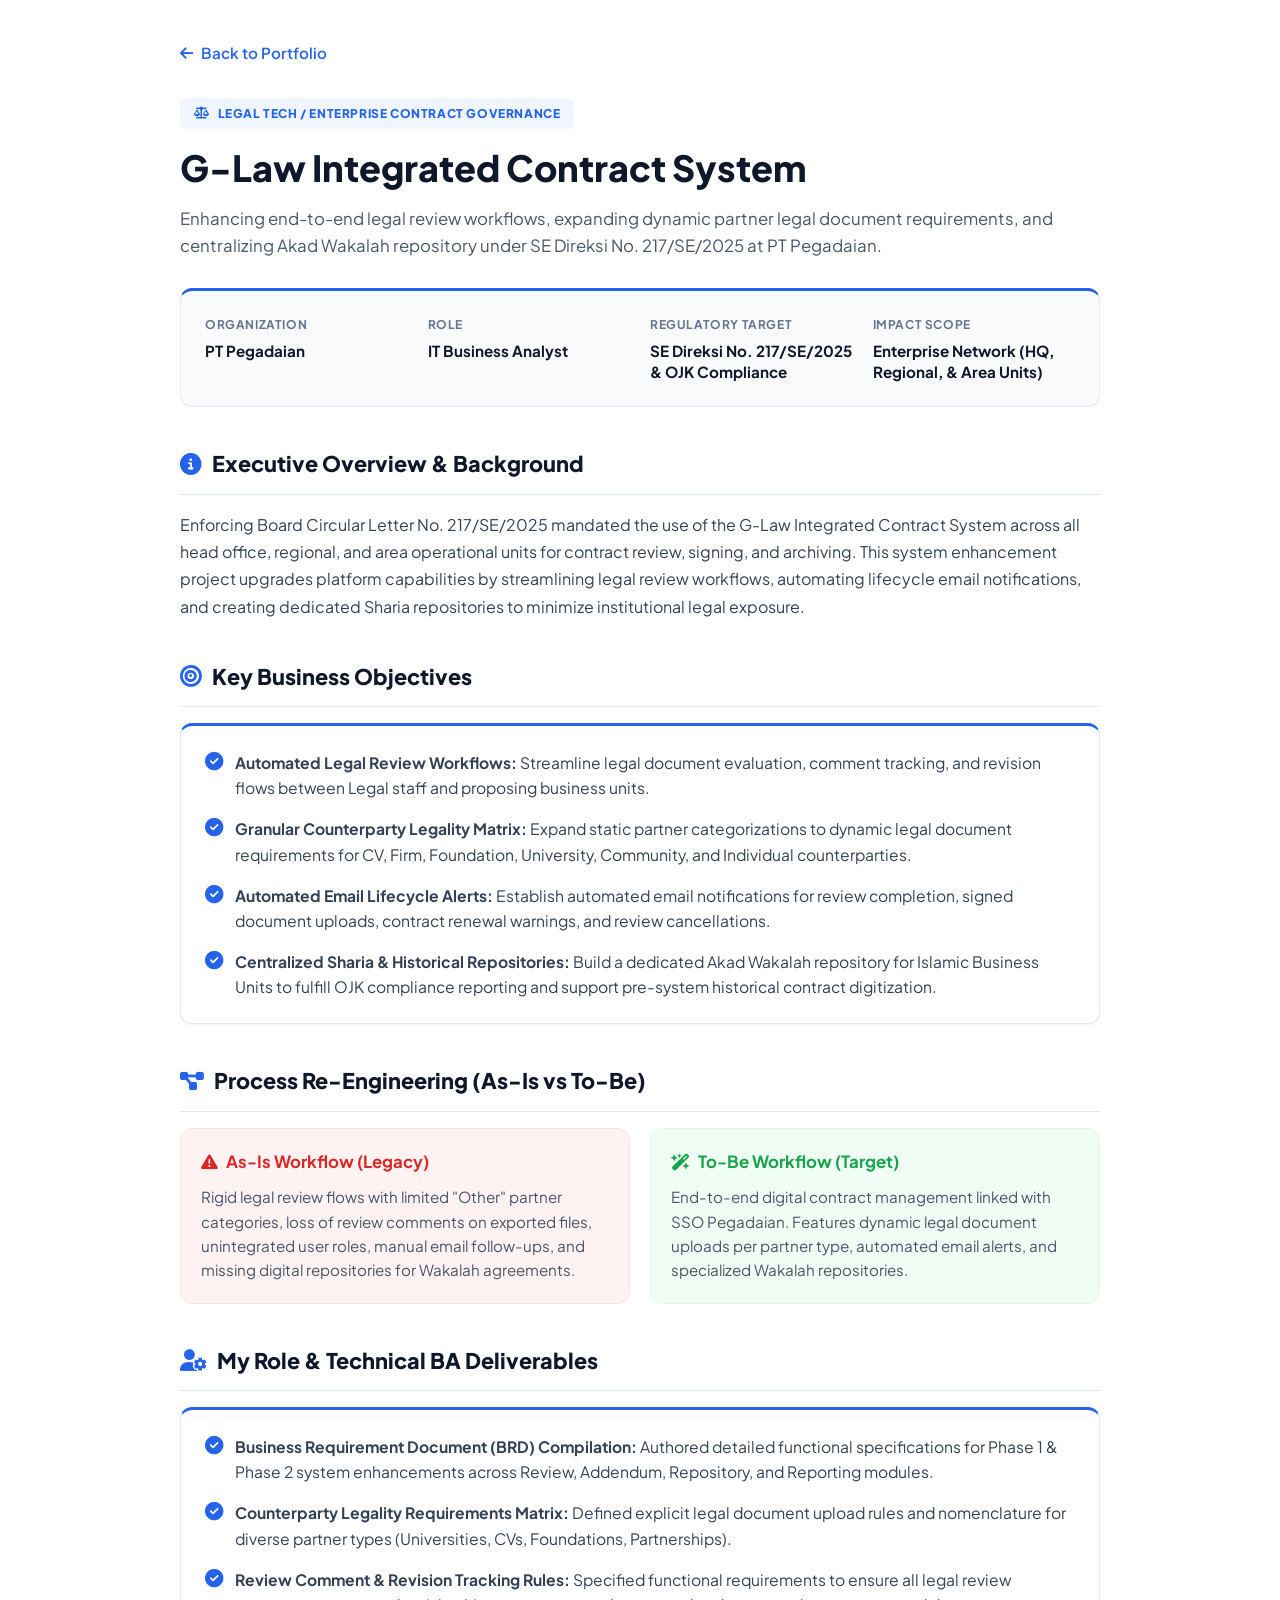
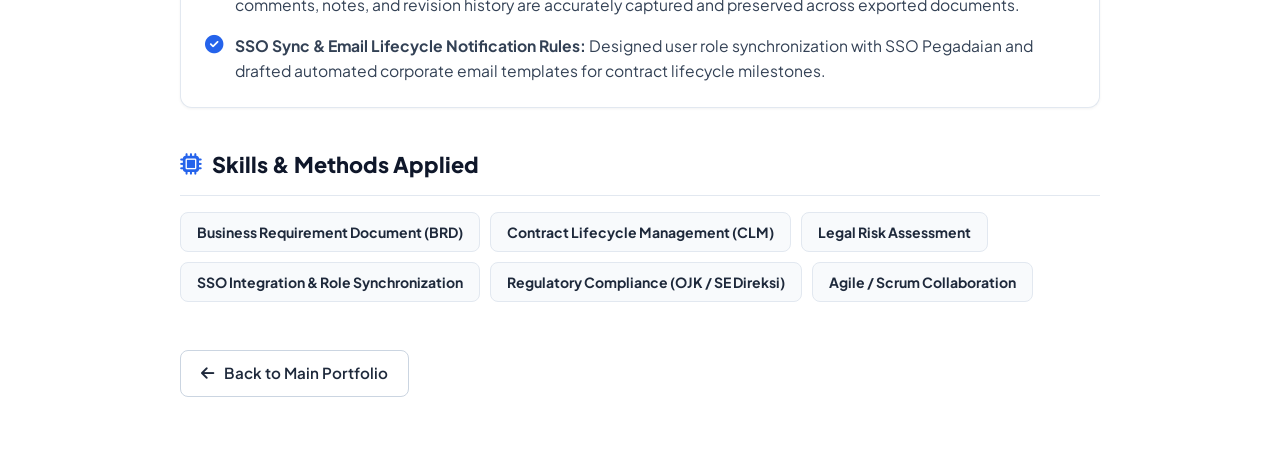
<file: projects/pegadaian-glaw.html>
<!DOCTYPE html>
<html lang="en">
<head>
    <meta charset="UTF-8">
    <meta name="viewport" content="width=device-width, initial-scale=1.0">
    <title>G-Law Integrated Contract System</title>
    
    <!-- Primary Meta Tags -->
    <meta name="title" content="G-Law Integrated Contract System">
    <meta name="description" content="Case study on system requirement analysis for enterprise contract lifecycle management, legal risk evaluation, and Wakalah repository at PT Pegadaian.">

    <!-- Open Graph / WhatsApp / LinkedIn -->
    <meta property="og:type" content="website">
    <meta property="og:url" content="https://adingrhoo.github.io/adinugroho_portofolio/projects/pegadaian-glaw.html">
    <meta property="og:title" content="G-Law Integrated Contract System">
    <meta property="og:description" content="Case study on system requirement analysis for enterprise contract lifecycle management, legal risk evaluation, and Wakalah repository at PT Pegadaian.">
    <meta property="og:image" content="https://adingrhoo.github.io/adinugroho_portofolio/assets/img/banner/banner.jpg">

    <!-- Google Fonts & Font Awesome -->
    <link rel="preconnect" href="https://fonts.googleapis.com">
    <link rel="preconnect" href="https://fonts.gstatic.com" crossorigin>
    <link href="https://fonts.googleapis.com/css2?family=Plus+Jakarta+Sans:wght@400;500;600;700;800&display=swap" rel="stylesheet">
    <link rel="stylesheet" href="https://cdnjs.cloudflare.com/ajax/libs/font-awesome/6.4.0/css/all.min.css">
    
    <!-- CSS Terpisah -->
    <link rel="stylesheet" href="../style.css">

    <!-- Embedded CSS pengunci tampilan presisi Master Format -->
    <style>
        body {
            font-family: 'Plus Jakarta Sans', sans-serif;
            color: #1e293b;
            background-color: #ffffff;
            margin: 0;
            padding: 0;
        }

        .container {
            max-width: 960px;
            margin: 0 auto;
            padding: 40px 20px;
        }

        .back-link {
            display: inline-flex;
            align-items: center;
            gap: 8px;
            color: #2563eb;
            font-weight: 600;
            text-decoration: none;
            margin-bottom: 32px;
            font-size: 0.95rem;
        }
        .back-link:hover {
            text-decoration: underline;
        }

        .badge-category {
            display: inline-flex;
            align-items: center;
            gap: 8px;
            background-color: #eff6ff;
            color: #2563eb;
            padding: 6px 14px;
            border-radius: 6px;
            font-size: 0.75rem;
            font-weight: 800;
            letter-spacing: 0.05em;
            text-transform: uppercase;
            margin-bottom: 16px;
        }

        .project-title {
            font-size: 2.25rem;
            font-weight: 800;
            color: #0f172a;
            line-height: 1.25;
            margin: 0 0 16px 0;
        }

        .project-subtitle {
            font-size: 1.05rem;
            color: #475569;
            line-height: 1.6;
            margin-bottom: 28px;
        }

        /* Metadata Box 4 Kolom */
        .meta-box-container {
            background: #f8fafc;
            border: 1px solid #e2e8f0;
            border-top: 3px solid #2563eb;
            border-radius: 12px;
            padding: 24px;
            display: grid;
            grid-template-columns: repeat(4, 1fr);
            gap: 20px;
            margin-bottom: 40px;
        }

        @media (max-width: 768px) {
            .meta-box-container {
                grid-template-columns: repeat(2, 1fr);
            }
        }

        @media (max-width: 480px) {
            .meta-box-container {
                grid-template-columns: 1fr;
            }
        }

        .meta-item-label {
            font-size: 0.75rem;
            font-weight: 700;
            color: #64748b;
            text-transform: uppercase;
            letter-spacing: 0.05em;
            margin-bottom: 6px;
            display: block;
        }

        .meta-item-value {
            font-size: 0.95rem;
            font-weight: 700;
            color: #0f172a;
            line-height: 1.4;
            display: block;
        }

        /* Section Styling */
        .section-block {
            margin-bottom: 40px;
        }

        .section-title {
            font-size: 1.35rem;
            font-weight: 800;
            color: #0f172a;
            display: flex;
            align-items: center;
            gap: 10px;
            margin-bottom: 16px;
            padding-bottom: 12px;
            border-bottom: 1px solid #e2e8f0;
        }

        .section-title i {
            color: #2563eb;
        }

        .section-text {
            font-size: 1rem;
            line-height: 1.7;
            color: #334155;
            margin: 0;
        }

        /* Card Container dengan Blue Top Border */
        .blue-card-box {
            background: #ffffff;
            border: 1px solid #e2e8f0;
            border-top: 3px solid #2563eb;
            border-radius: 12px;
            padding: 24px;
            box-shadow: 0 1px 3px rgba(0,0,0,0.05);
        }

        /* List Tanpa Bullet dengan Icon Centang Biru */
        .check-list {
            list-style: none !important;
            padding: 0 !important;
            margin: 0 !important;
        }

        .check-list li {
            display: flex;
            align-items: flex-start;
            gap: 12px;
            margin-bottom: 16px;
            font-size: 0.98rem;
            line-height: 1.6;
            color: #334155;
            list-style: none !important;
        }

        .check-list li:last-child {
            margin-bottom: 0;
        }

        .check-list li i {
            color: #2563eb;
            font-size: 1.15rem;
            margin-top: 3px;
            flex-shrink: 0;
        }

        /* Grid Workflow As-Is vs To-Be */
        .workflow-grid-box {
            display: grid;
            grid-template-columns: 1fr 1fr;
            gap: 20px;
        }

        @media (max-width: 640px) {
            .workflow-grid-box {
                grid-template-columns: 1fr;
            }
        }

        .workflow-card-asis {
            background-color: #fef2f2;
            border: 1px solid #fee2e2;
            border-radius: 12px;
            padding: 20px;
        }

        .workflow-card-asis h3 {
            color: #dc2626;
            font-size: 1.05rem;
            font-weight: 700;
            margin: 0 0 10px 0;
            display: flex;
            align-items: center;
            gap: 8px;
        }

        .workflow-card-tobe {
            background-color: #f0fdf4;
            border: 1px solid #dcfce7;
            border-radius: 12px;
            padding: 20px;
        }

        .workflow-card-tobe h3 {
            color: #16a34a;
            font-size: 1.05rem;
            font-weight: 700;
            margin: 0 0 10px 0;
            display: flex;
            align-items: center;
            gap: 8px;
        }

        .workflow-card-asis p, .workflow-card-tobe p {
            font-size: 0.95rem;
            color: #475569;
            line-height: 1.6;
            margin: 0;
        }

        /* Skills Pill Tags */
        .skills-flex-container {
            display: flex;
            flex-wrap: wrap;
            gap: 10px;
        }

        .skill-pill-tag {
            background-color: #f8fafc;
            border: 1px solid #e2e8f0;
            padding: 8px 16px;
            border-radius: 8px;
            font-size: 0.875rem;
            font-weight: 700;
            color: #1e293b;
        }

        /* Bottom Button */
        .bottom-nav-container {
            margin-top: 48px;
            margin-bottom: 24px;
        }

        .btn-bottom-back {
            display: inline-flex;
            align-items: center;
            gap: 10px;
            background-color: #ffffff;
            border: 1px solid #cbd5e1;
            color: #1e293b;
            padding: 10px 20px;
            border-radius: 8px;
            font-weight: 600;
            font-size: 0.95rem;
            text-decoration: none;
            transition: all 0.2s ease;
        }

        .btn-bottom-back:hover {
            background-color: #f8fafc;
            border-color: #94a3b8;
        }
    </style>
</head>
<body>

    <main class="container">
        
        <!-- Back Link Top -->
        <a href="../index.html" class="back-link">
            <i class="fa-solid fa-arrow-left"></i> Back to Portfolio
        </a>

        <!-- Project Header -->
        <header>
            <div class="badge-category">
                <i class="fa-solid fa-scale-balanced"></i> LEGAL TECH / ENTERPRISE CONTRACT GOVERNANCE
            </div>
            <h1 class="project-title">G-Law Integrated Contract System</h1>
            <p class="project-subtitle">Enhancing end-to-end legal review workflows, expanding dynamic partner legal document requirements, and centralizing Akad Wakalah repository under SE Direksi No. 217/SE/2025 at PT Pegadaian.</p>
        </header>

        <!-- Metadata 4-Column Box -->
        <div class="meta-box-container">
            <div>
                <span class="meta-item-label">ORGANIZATION</span>
                <span class="meta-item-value">PT Pegadaian</span>
            </div>
            <div>
                <span class="meta-item-label">ROLE</span>
                <span class="meta-item-value">IT Business Analyst</span>
            </div>
            <div>
                <span class="meta-item-label">REGULATORY TARGET</span>
                <span class="meta-item-value">SE Direksi No. 217/SE/2025 & OJK Compliance</span>
            </div>
            <div>
                <span class="meta-item-label">IMPACT SCOPE</span>
                <span class="meta-item-value">Enterprise Network (HQ, Regional, & Area Units)</span>
            </div>
        </div>

        <!-- 1. Executive Overview & Background -->
        <section class="section-block">
            <h2 class="section-title">
                <i class="fa-solid fa-circle-info"></i> Executive Overview & Background
            </h2>
            <p class="section-text">
                Enforcing Board Circular Letter No. 217/SE/2025 mandated the use of the G-Law Integrated Contract System across all head office, regional, and area operational units for contract review, signing, and archiving. This system enhancement project upgrades platform capabilities by streamlining legal review workflows, automating lifecycle email notifications, and creating dedicated Sharia repositories to minimize institutional legal exposure.
            </p>
        </section>

        <!-- 2. Key Business Objectives -->
        <section class="section-block">
            <h2 class="section-title">
                <i class="fa-solid fa-bullseye"></i> Key Business Objectives
            </h2>
            <div class="blue-card-box">
                <ul class="check-list">
                    <li>
                        <i class="fa-solid fa-circle-check"></i>
                        <div><strong>Automated Legal Review Workflows:</strong> Streamline legal document evaluation, comment tracking, and revision flows between Legal staff and proposing business units.</div>
                    </li>
                    <li>
                        <i class="fa-solid fa-circle-check"></i>
                        <div><strong>Granular Counterparty Legality Matrix:</strong> Expand static partner categorizations to dynamic legal document requirements for CV, Firm, Foundation, University, Community, and Individual counterparties.</div>
                    </li>
                    <li>
                        <i class="fa-solid fa-circle-check"></i>
                        <div><strong>Automated Email Lifecycle Alerts:</strong> Establish automated email notifications for review completion, signed document uploads, contract renewal warnings, and review cancellations.</div>
                    </li>
                    <li>
                        <i class="fa-solid fa-circle-check"></i>
                        <div><strong>Centralized Sharia & Historical Repositories:</strong> Build a dedicated Akad Wakalah repository for Islamic Business Units to fulfill OJK compliance reporting and support pre-system historical contract digitization.</div>
                    </li>
                </ul>
            </div>
        </section>

        <!-- 3. Process Re-Engineering (As-Is vs To-Be) -->
        <section class="section-block">
            <h2 class="section-title">
                <i class="fa-solid fa-diagram-project"></i> Process Re-Engineering (As-Is vs To-Be)
            </h2>
            <div class="workflow-grid-box">
                <div class="workflow-card-asis">
                    <h3><i class="fa-solid fa-triangle-exclamation"></i> As-Is Workflow (Legacy)</h3>
                    <p>Rigid legal review flows with limited "Other" partner categories, loss of review comments on exported files, unintegrated user roles, manual email follow-ups, and missing digital repositories for Wakalah agreements.</p>
                </div>
                <div class="workflow-card-tobe">
                    <h3><i class="fa-solid fa-wand-magic-sparkles"></i> To-Be Workflow (Target)</h3>
                    <p>End-to-end digital contract management linked with SSO Pegadaian. Features dynamic legal document uploads per partner type, automated email alerts, and specialized Wakalah repositories.</p>
                </div>
            </div>
        </section>

        <!-- 4. My Role & Technical BA Deliverables -->
        <section class="section-block">
            <h2 class="section-title">
                <i class="fa-solid fa-user-gear"></i> My Role & Technical BA Deliverables
            </h2>
            <div class="blue-card-box">
                <ul class="check-list">
                    <li>
                        <i class="fa-solid fa-circle-check"></i>
                        <div><strong>Business Requirement Document (BRD) Compilation:</strong> Authored detailed functional specifications for Phase 1 & Phase 2 system enhancements across Review, Addendum, Repository, and Reporting modules.</div>
                    </li>
                    <li>
                        <i class="fa-solid fa-circle-check"></i>
                        <div><strong>Counterparty Legality Requirements Matrix:</strong> Defined explicit legal document upload rules and nomenclature for diverse partner types (Universities, CVs, Foundations, Partnerships).</div>
                    </li>
                    <li>
                        <i class="fa-solid fa-circle-check"></i>
                        <div><strong>Review Comment & Revision Tracking Rules:</strong> Specified functional requirements to ensure all legal review comments, notes, and revision history are accurately captured and preserved across exported documents.</div>
                    </li>
                    <li>
                        <i class="fa-solid fa-circle-check"></i>
                        <div><strong>SSO Sync & Email Lifecycle Notification Rules:</strong> Designed user role synchronization with SSO Pegadaian and drafted automated corporate email templates for contract lifecycle milestones.</div>
                    </li>
                </ul>
            </div>
        </section>

        <!-- 5. Skills & Methods Applied -->
        <section class="section-block">
            <h2 class="section-title">
                <i class="fa-solid fa-microchip"></i> Skills & Methods Applied
            </h2>
            <div class="skills-flex-container">
                <span class="skill-pill-tag">Business Requirement Document (BRD)</span>
                <span class="skill-pill-tag">Contract Lifecycle Management (CLM)</span>
                <span class="skill-pill-tag">Legal Risk Assessment</span>
                <span class="skill-pill-tag">SSO Integration & Role Synchronization</span>
                <span class="skill-pill-tag">Regulatory Compliance (OJK / SE Direksi)</span>
                <span class="skill-pill-tag">Agile / Scrum Collaboration</span>
            </div>
        </section>

        <!-- Bottom Navigation -->
        <div class="bottom-nav-container">
            <a href="../index.html" class="btn-bottom-back">
                <i class="fa-solid fa-arrow-left"></i> Back to Main Portfolio
            </a>
        </div>

    </main>

</body>
</html>
</file>
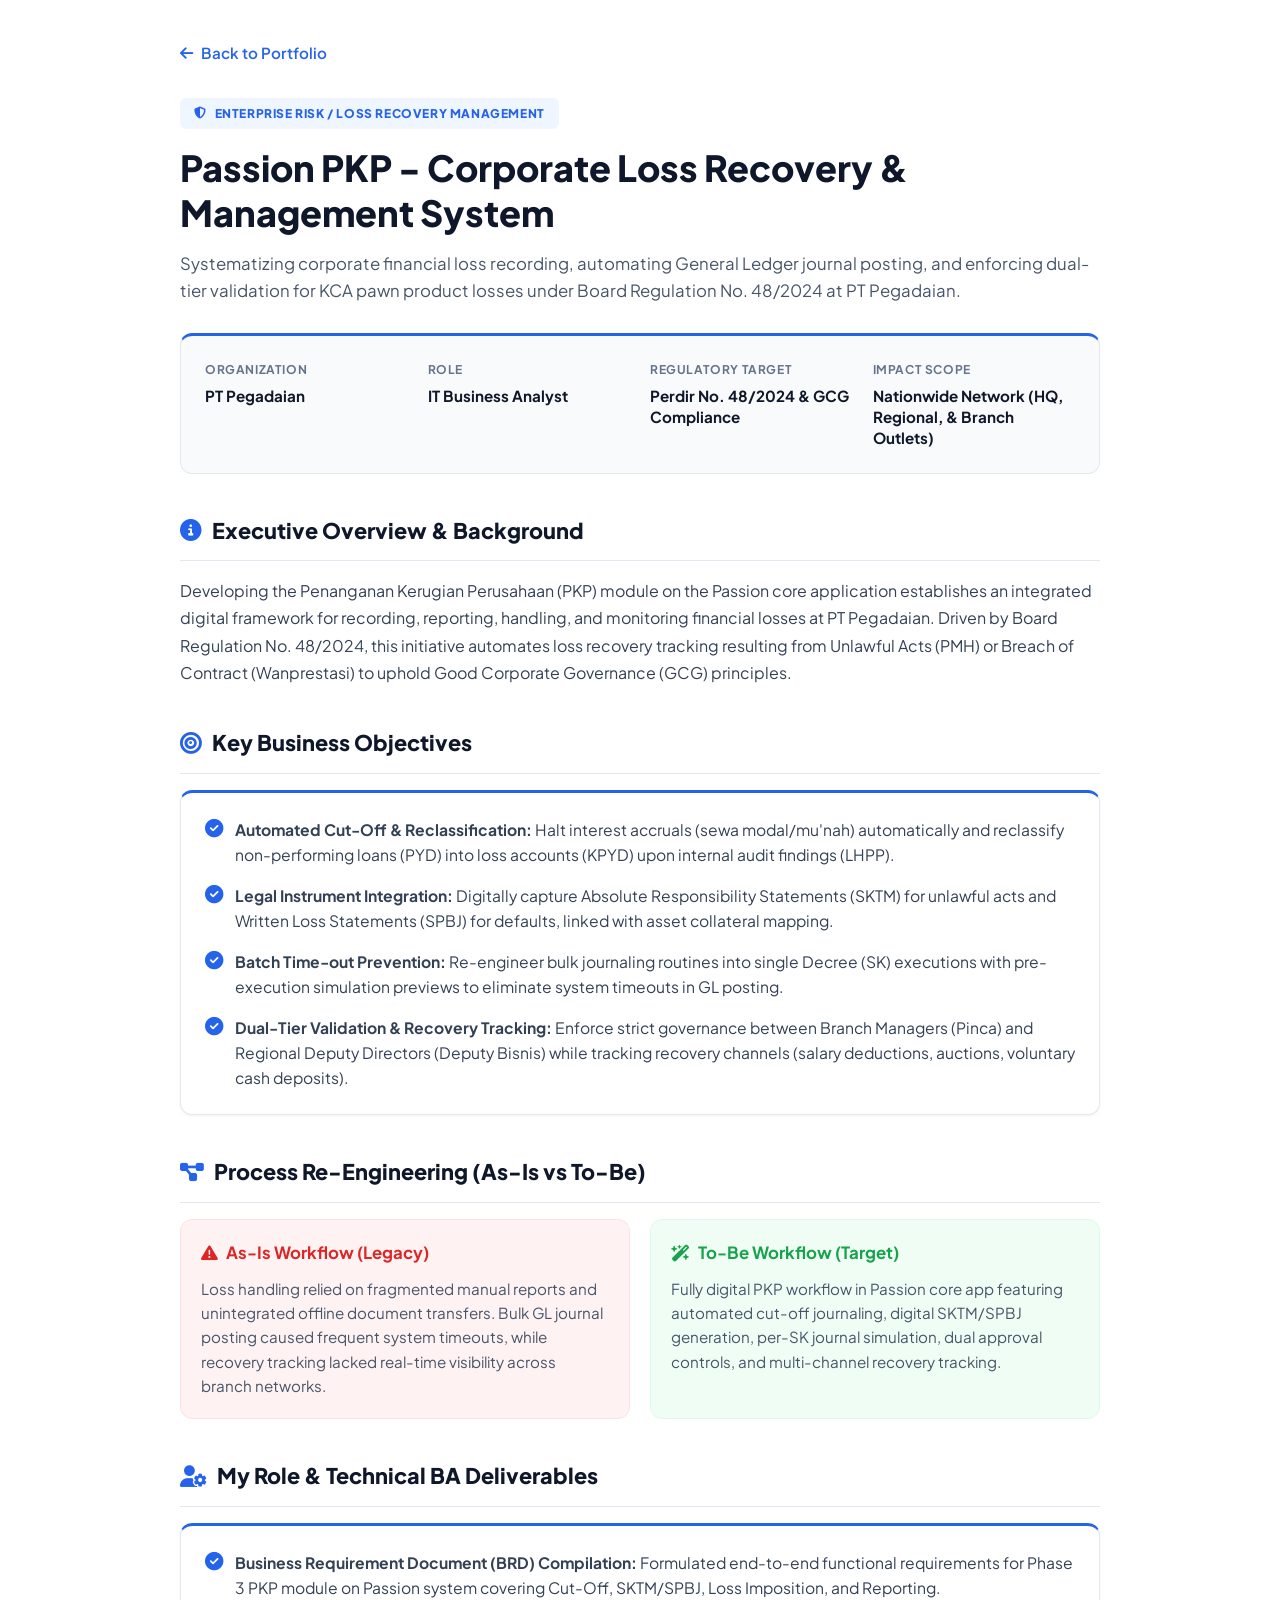
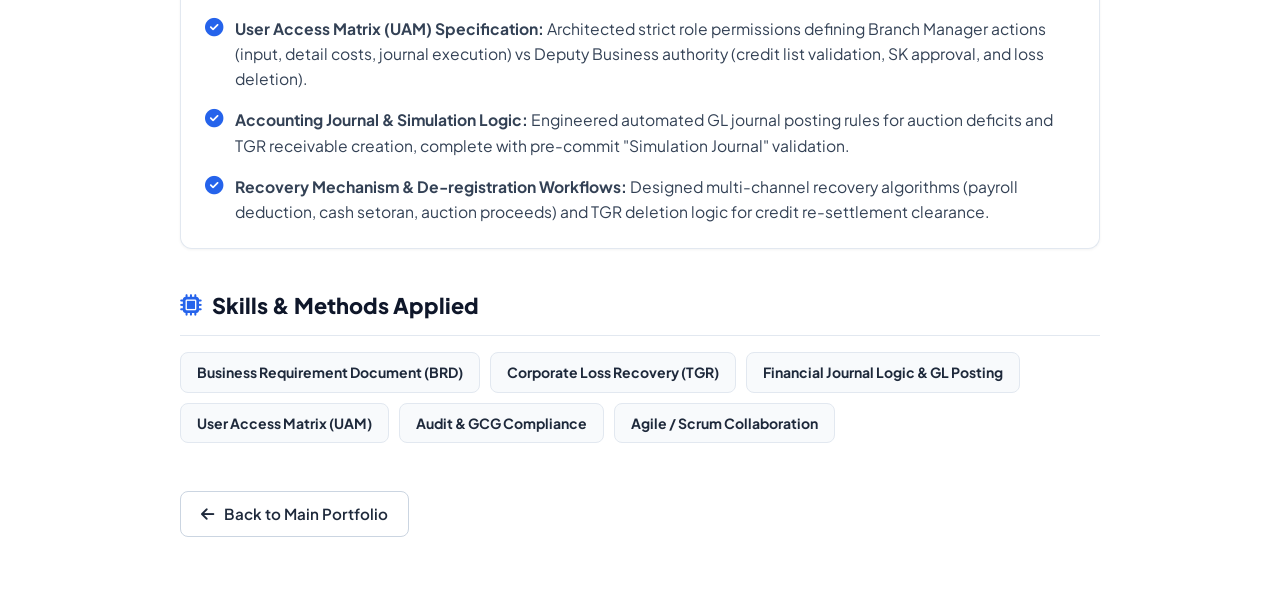
<file: projects/pegadaian-pkp.html>
<!DOCTYPE html>
<html lang="en">
<head>
    <meta charset="UTF-8">
    <meta name="viewport" content="width=device-width, initial-scale=1.0">
    <title>Passion PKP - Corporate Loss Recovery & Management System</title>
    
    <!-- Primary Meta Tags -->
    <meta name="title" content="Passion PKP - Corporate Loss Recovery & Management System">
    <meta name="description" content="Case study on system requirement analysis for corporate loss tracking, automated financial journaling, and recovery management at PT Pegadaian.">

    <!-- Open Graph / WhatsApp / LinkedIn -->
    <meta property="og:type" content="website">
    <meta property="og:url" content="https://adingrhoo.github.io/adinugroho_portofolio/projects/pegadaian-pkp.html">
    <meta property="og:title" content="Passion PKP - Corporate Loss Recovery & Management System">
    <meta property="og:description" content="Case study on system requirement analysis for corporate loss tracking, automated financial journaling, and recovery management at PT Pegadaian.">
    <meta property="og:image" content="https://adingrhoo.github.io/adinugroho_portofolio/assets/img/banner/banner.jpg">

    <!-- Google Fonts & Font Awesome -->
    <link rel="preconnect" href="https://fonts.googleapis.com">
    <link rel="preconnect" href="https://fonts.gstatic.com" crossorigin>
    <link href="https://fonts.googleapis.com/css2?family=Plus+Jakarta+Sans:wght@400;500;600;700;800&display=swap" rel="stylesheet">
    <link rel="stylesheet" href="https://cdnjs.cloudflare.com/ajax/libs/font-awesome/6.4.0/css/all.min.css">
    
    <!-- CSS Terpisah -->
    <link rel="stylesheet" href="../style.css">

    <!-- Embedded CSS pengunci tampilan presisi Master Format -->
    <style>
        body {
            font-family: 'Plus Jakarta Sans', sans-serif;
            color: #1e293b;
            background-color: #ffffff;
            margin: 0;
            padding: 0;
        }

        .container {
            max-width: 960px;
            margin: 0 auto;
            padding: 40px 20px;
        }

        .back-link {
            display: inline-flex;
            align-items: center;
            gap: 8px;
            color: #2563eb;
            font-weight: 600;
            text-decoration: none;
            margin-bottom: 32px;
            font-size: 0.95rem;
        }
        .back-link:hover {
            text-decoration: underline;
        }

        .badge-category {
            display: inline-flex;
            align-items: center;
            gap: 8px;
            background-color: #eff6ff;
            color: #2563eb;
            padding: 6px 14px;
            border-radius: 6px;
            font-size: 0.75rem;
            font-weight: 800;
            letter-spacing: 0.05em;
            text-transform: uppercase;
            margin-bottom: 16px;
        }

        .project-title {
            font-size: 2.25rem;
            font-weight: 800;
            color: #0f172a;
            line-height: 1.25;
            margin: 0 0 16px 0;
        }

        .project-subtitle {
            font-size: 1.05rem;
            color: #475569;
            line-height: 1.6;
            margin-bottom: 28px;
        }

        /* Metadata Box 4 Kolom */
        .meta-box-container {
            background: #f8fafc;
            border: 1px solid #e2e8f0;
            border-top: 3px solid #2563eb;
            border-radius: 12px;
            padding: 24px;
            display: grid;
            grid-template-columns: repeat(4, 1fr);
            gap: 20px;
            margin-bottom: 40px;
        }

        @media (max-width: 768px) {
            .meta-box-container {
                grid-template-columns: repeat(2, 1fr);
            }
        }

        @media (max-width: 480px) {
            .meta-box-container {
                grid-template-columns: 1fr;
            }
        }

        .meta-item-label {
            font-size: 0.75rem;
            font-weight: 700;
            color: #64748b;
            text-transform: uppercase;
            letter-spacing: 0.05em;
            margin-bottom: 6px;
            display: block;
        }

        .meta-item-value {
            font-size: 0.95rem;
            font-weight: 700;
            color: #0f172a;
            line-height: 1.4;
            display: block;
        }

        /* Section Styling */
        .section-block {
            margin-bottom: 40px;
        }

        .section-title {
            font-size: 1.35rem;
            font-weight: 800;
            color: #0f172a;
            display: flex;
            align-items: center;
            gap: 10px;
            margin-bottom: 16px;
            padding-bottom: 12px;
            border-bottom: 1px solid #e2e8f0;
        }

        .section-title i {
            color: #2563eb;
        }

        .section-text {
            font-size: 1rem;
            line-height: 1.7;
            color: #334155;
            margin: 0;
        }

        /* Card Container dengan Blue Top Border */
        .blue-card-box {
            background: #ffffff;
            border: 1px solid #e2e8f0;
            border-top: 3px solid #2563eb;
            border-radius: 12px;
            padding: 24px;
            box-shadow: 0 1px 3px rgba(0,0,0,0.05);
        }

        /* List Tanpa Bullet dengan Icon Centang Biru */
        .check-list {
            list-style: none !important;
            padding: 0 !important;
            margin: 0 !important;
        }

        .check-list li {
            display: flex;
            align-items: flex-start;
            gap: 12px;
            margin-bottom: 16px;
            font-size: 0.98rem;
            line-height: 1.6;
            color: #334155;
            list-style: none !important;
        }

        .check-list li:last-child {
            margin-bottom: 0;
        }

        .check-list li i {
            color: #2563eb;
            font-size: 1.15rem;
            margin-top: 3px;
            flex-shrink: 0;
        }

        /* Grid Workflow As-Is vs To-Be */
        .workflow-grid-box {
            display: grid;
            grid-template-columns: 1fr 1fr;
            gap: 20px;
        }

        @media (max-width: 640px) {
            .workflow-grid-box {
                grid-template-columns: 1fr;
            }
        }

        .workflow-card-asis {
            background-color: #fef2f2;
            border: 1px solid #fee2e2;
            border-radius: 12px;
            padding: 20px;
        }

        .workflow-card-asis h3 {
            color: #dc2626;
            font-size: 1.05rem;
            font-weight: 700;
            margin: 0 0 10px 0;
            display: flex;
            align-items: center;
            gap: 8px;
        }

        .workflow-card-tobe {
            background-color: #f0fdf4;
            border: 1px solid #dcfce7;
            border-radius: 12px;
            padding: 20px;
        }

        .workflow-card-tobe h3 {
            color: #16a34a;
            font-size: 1.05rem;
            font-weight: 700;
            margin: 0 0 10px 0;
            display: flex;
            align-items: center;
            gap: 8px;
        }

        .workflow-card-asis p, .workflow-card-tobe p {
            font-size: 0.95rem;
            color: #475569;
            line-height: 1.6;
            margin: 0;
        }

        /* Skills Pill Tags */
        .skills-flex-container {
            display: flex;
            flex-wrap: wrap;
            gap: 10px;
        }

        .skill-pill-tag {
            background-color: #f8fafc;
            border: 1px solid #e2e8f0;
            padding: 8px 16px;
            border-radius: 8px;
            font-size: 0.875rem;
            font-weight: 700;
            color: #1e293b;
        }

        /* Bottom Button */
        .bottom-nav-container {
            margin-top: 48px;
            margin-bottom: 24px;
        }

        .btn-bottom-back {
            display: inline-flex;
            align-items: center;
            gap: 10px;
            background-color: #ffffff;
            border: 1px solid #cbd5e1;
            color: #1e293b;
            padding: 10px 20px;
            border-radius: 8px;
            font-weight: 600;
            font-size: 0.95rem;
            text-decoration: none;
            transition: all 0.2s ease;
        }

        .btn-bottom-back:hover {
            background-color: #f8fafc;
            border-color: #94a3b8;
        }
    </style>
</head>
<body>

    <main class="container">
        
        <!-- Back Link Top -->
        <a href="../index.html" class="back-link">
            <i class="fa-solid fa-arrow-left"></i> Back to Portfolio
        </a>

        <!-- Project Header -->
        <header>
            <div class="badge-category">
                <i class="fa-solid fa-shield-halved"></i> ENTERPRISE RISK / LOSS RECOVERY MANAGEMENT
            </div>
            <h1 class="project-title">Passion PKP - Corporate Loss Recovery & Management System</h1>
            <p class="project-subtitle">Systematizing corporate financial loss recording, automating General Ledger journal posting, and enforcing dual-tier validation for KCA pawn product losses under Board Regulation No. 48/2024 at PT Pegadaian.</p>
        </header>

        <!-- Metadata 4-Column Box -->
        <div class="meta-box-container">
            <div>
                <span class="meta-item-label">ORGANIZATION</span>
                <span class="meta-item-value">PT Pegadaian</span>
            </div>
            <div>
                <span class="meta-item-label">ROLE</span>
                <span class="meta-item-value">IT Business Analyst</span>
            </div>
            <div>
                <span class="meta-item-label">REGULATORY TARGET</span>
                <span class="meta-item-value">Perdir No. 48/2024 & GCG Compliance</span>
            </div>
            <div>
                <span class="meta-item-label">IMPACT SCOPE</span>
                <span class="meta-item-value">Nationwide Network (HQ, Regional, & Branch Outlets)</span>
            </div>
        </div>

        <!-- 1. Executive Overview & Background -->
        <section class="section-block">
            <h2 class="section-title">
                <i class="fa-solid fa-circle-info"></i> Executive Overview & Background
            </h2>
            <p class="section-text">
                Developing the Penanganan Kerugian Perusahaan (PKP) module on the Passion core application establishes an integrated digital framework for recording, reporting, handling, and monitoring financial losses at PT Pegadaian. Driven by Board Regulation No. 48/2024, this initiative automates loss recovery tracking resulting from Unlawful Acts (PMH) or Breach of Contract (Wanprestasi) to uphold Good Corporate Governance (GCG) principles.
            </p>
        </section>

        <!-- 2. Key Business Objectives -->
        <section class="section-block">
            <h2 class="section-title">
                <i class="fa-solid fa-bullseye"></i> Key Business Objectives
            </h2>
            <div class="blue-card-box">
                <ul class="check-list">
                    <li>
                        <i class="fa-solid fa-circle-check"></i>
                        <div><strong>Automated Cut-Off & Reclassification:</strong> Halt interest accruals (sewa modal/mu'nah) automatically and reclassify non-performing loans (PYD) into loss accounts (KPYD) upon internal audit findings (LHPP).</div>
                    </li>
                    <li>
                        <i class="fa-solid fa-circle-check"></i>
                        <div><strong>Legal Instrument Integration:</strong> Digitally capture Absolute Responsibility Statements (SKTM) for unlawful acts and Written Loss Statements (SPBJ) for defaults, linked with asset collateral mapping.</div>
                    </li>
                    <li>
                        <i class="fa-solid fa-circle-check"></i>
                        <div><strong>Batch Time-out Prevention:</strong> Re-engineer bulk journaling routines into single Decree (SK) executions with pre-execution simulation previews to eliminate system timeouts in GL posting.</div>
                    </li>
                    <li>
                        <i class="fa-solid fa-circle-check"></i>
                        <div><strong>Dual-Tier Validation & Recovery Tracking:</strong> Enforce strict governance between Branch Managers (Pinca) and Regional Deputy Directors (Deputy Bisnis) while tracking recovery channels (salary deductions, auctions, voluntary cash deposits).</div>
                    </li>
                </ul>
            </div>
        </section>

        <!-- 3. Process Re-Engineering (As-Is vs To-Be) -->
        <section class="section-block">
            <h2 class="section-title">
                <i class="fa-solid fa-diagram-project"></i> Process Re-Engineering (As-Is vs To-Be)
            </h2>
            <div class="workflow-grid-box">
                <div class="workflow-card-asis">
                    <h3><i class="fa-solid fa-triangle-exclamation"></i> As-Is Workflow (Legacy)</h3>
                    <p>Loss handling relied on fragmented manual reports and unintegrated offline document transfers. Bulk GL journal posting caused frequent system timeouts, while recovery tracking lacked real-time visibility across branch networks.</p>
                </div>
                <div class="workflow-card-tobe">
                    <h3><i class="fa-solid fa-wand-magic-sparkles"></i> To-Be Workflow (Target)</h3>
                    <p>Fully digital PKP workflow in Passion core app featuring automated cut-off journaling, digital SKTM/SPBJ generation, per-SK journal simulation, dual approval controls, and multi-channel recovery tracking.</p>
                </div>
            </div>
        </section>

        <!-- 4. My Role & Technical BA Deliverables -->
        <section class="section-block">
            <h2 class="section-title">
                <i class="fa-solid fa-user-gear"></i> My Role & Technical BA Deliverables
            </h2>
            <div class="blue-card-box">
                <ul class="check-list">
                    <li>
                        <i class="fa-solid fa-circle-check"></i>
                        <div><strong>Business Requirement Document (BRD) Compilation:</strong> Formulated end-to-end functional requirements for Phase 3 PKP module on Passion system covering Cut-Off, SKTM/SPBJ, Loss Imposition, and Reporting.</div>
                    </li>
                    <li>
                        <i class="fa-solid fa-circle-check"></i>
                        <div><strong>User Access Matrix (UAM) Specification:</strong> Architected strict role permissions defining Branch Manager actions (input, detail costs, journal execution) vs Deputy Business authority (credit list validation, SK approval, and loss deletion).</div>
                    </li>
                    <li>
                        <i class="fa-solid fa-circle-check"></i>
                        <div><strong>Accounting Journal & Simulation Logic:</strong> Engineered automated GL journal posting rules for auction deficits and TGR receivable creation, complete with pre-commit "Simulation Journal" validation.</div>
                    </li>
                    <li>
                        <i class="fa-solid fa-circle-check"></i>
                        <div><strong>Recovery Mechanism & De-registration Workflows:</strong> Designed multi-channel recovery algorithms (payroll deduction, cash setoran, auction proceeds) and TGR deletion logic for credit re-settlement clearance.</div>
                    </li>
                </ul>
            </div>
        </section>

        <!-- 5. Skills & Methods Applied -->
        <section class="section-block">
            <h2 class="section-title">
                <i class="fa-solid fa-microchip"></i> Skills & Methods Applied
            </h2>
            <div class="skills-flex-container">
                <span class="skill-pill-tag">Business Requirement Document (BRD)</span>
                <span class="skill-pill-tag">Corporate Loss Recovery (TGR)</span>
                <span class="skill-pill-tag">Financial Journal Logic & GL Posting</span>
                <span class="skill-pill-tag">User Access Matrix (UAM)</span>
                <span class="skill-pill-tag">Audit & GCG Compliance</span>
                <span class="skill-pill-tag">Agile / Scrum Collaboration</span>
            </div>
        </section>

        <!-- Bottom Navigation -->
        <div class="bottom-nav-container">
            <a href="../index.html" class="btn-bottom-back">
                <i class="fa-solid fa-arrow-left"></i> Back to Main Portfolio
            </a>
        </div>

    </main>

</body>
</html>
</file>
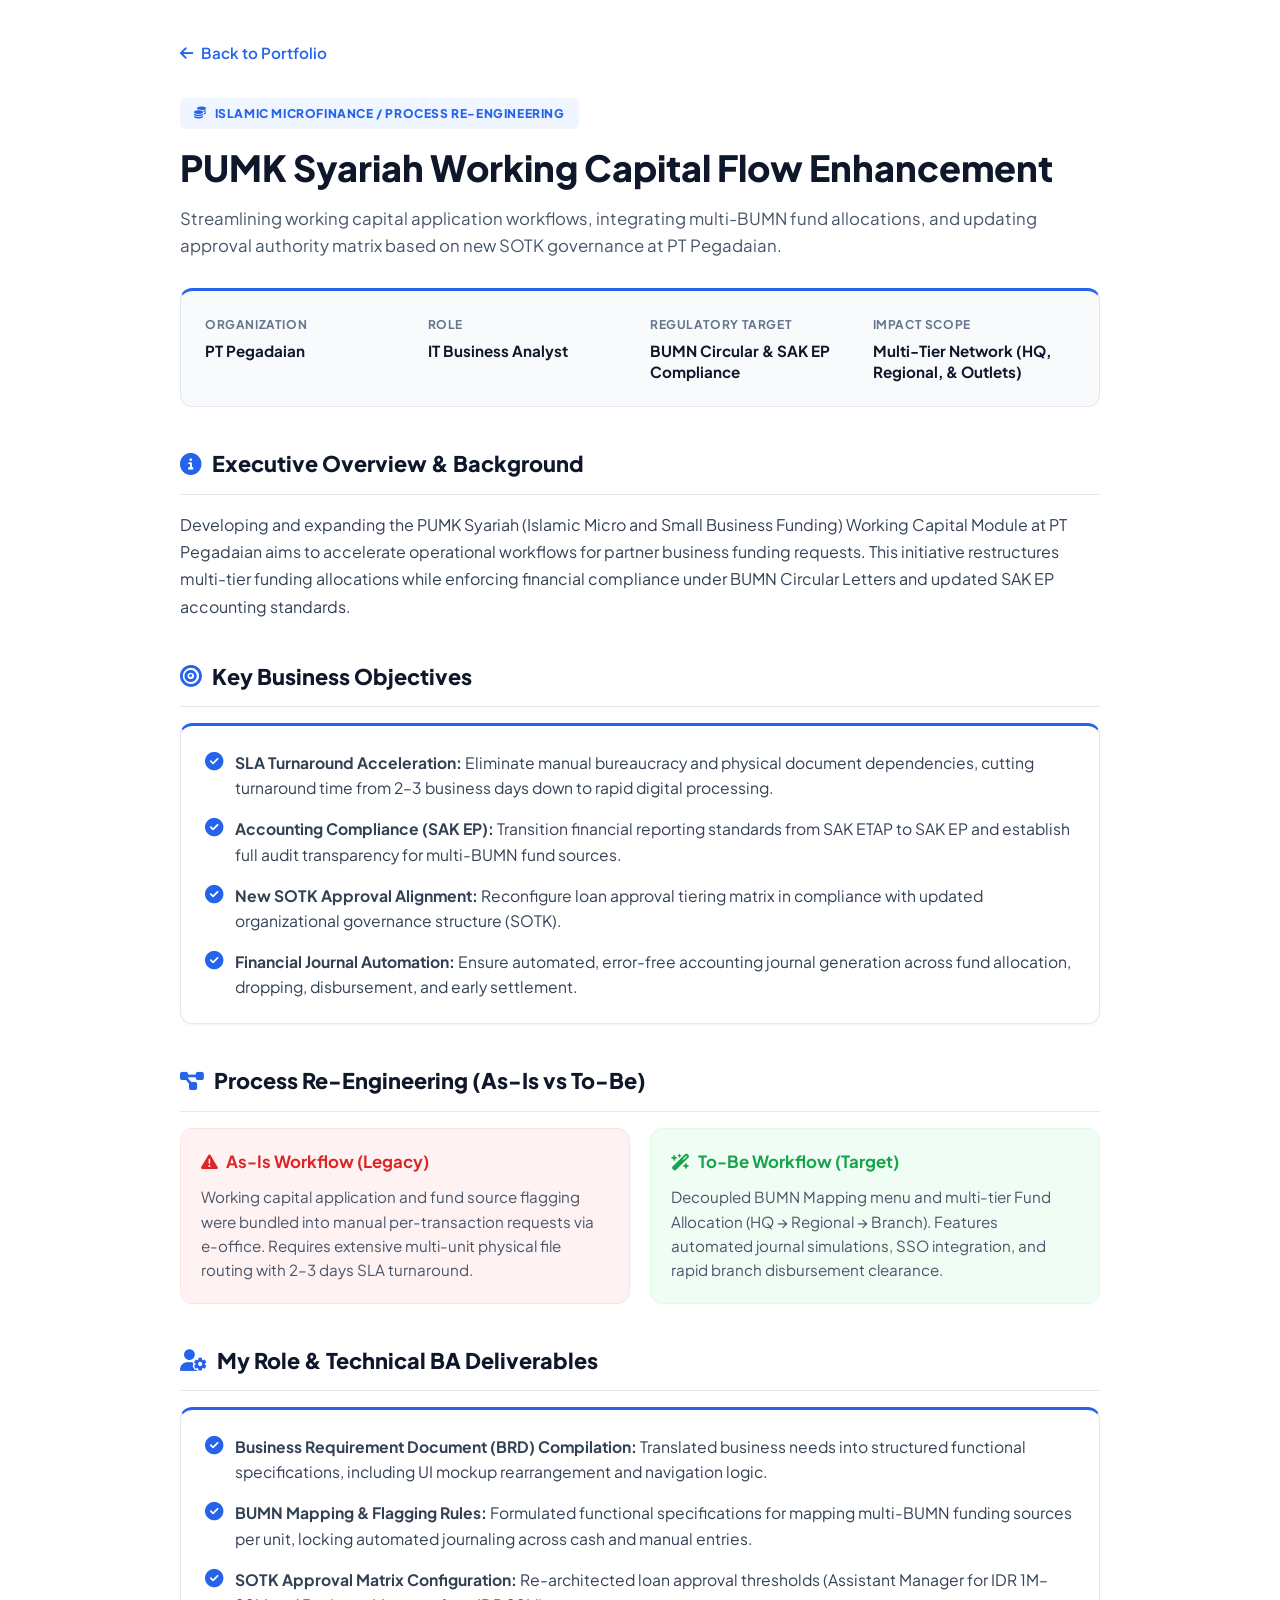
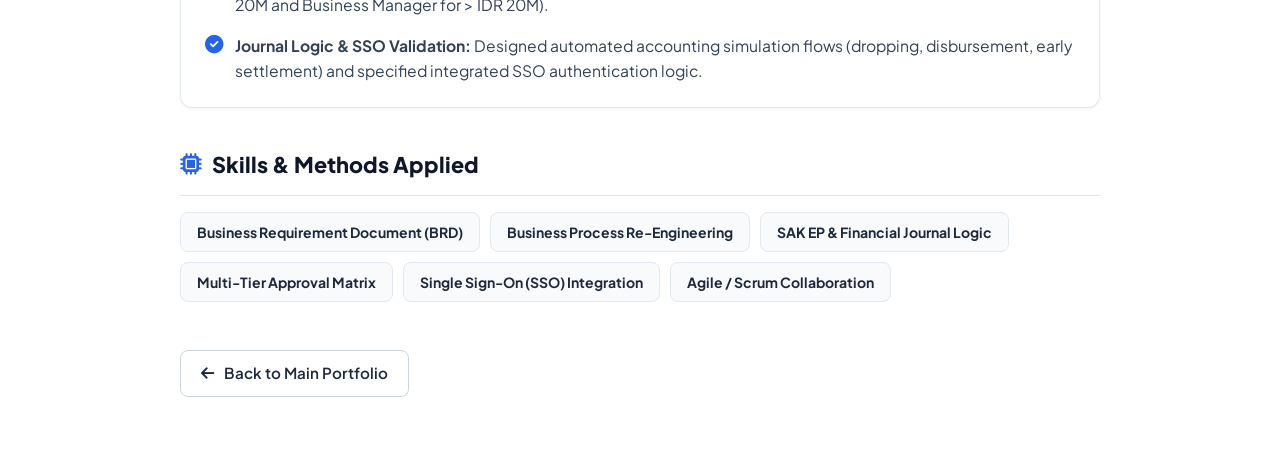
<file: projects/pegadaian-pumk-syariah.html>
<!DOCTYPE html>
<html lang="en">
<head>
    <meta charset="UTF-8">
    <meta name="viewport" content="width=device-width, initial-scale=1.0">
    <title>PUMK Syariah Working Capital Flow Enhancement</title>
    
    <!-- Primary Meta Tags -->
    <meta name="title" content="PUMK Syariah Working Capital Flow Enhancement">
    <meta name="description" content="Case study on system requirement analysis and business process re-engineering for Islamic working capital application at PT Pegadaian.">

    <!-- Open Graph / WhatsApp / LinkedIn -->
    <meta property="og:type" content="website">
    <meta property="og:url" content="https://adingrhoo.github.io/adinugroho_portofolio/projects/pegadaian-pumk-syariah.html">
    <meta property="og:title" content="PUMK Syariah Working Capital Flow Enhancement">
    <meta property="og:description" content="Case study on system requirement analysis and business process re-engineering for Islamic working capital application at PT Pegadaian.">
    <meta property="og:image" content="https://adingrhoo.github.io/adinugroho_portofolio/assets/img/banner/banner.jpg">

    <!-- Google Fonts & Font Awesome -->
    <link rel="preconnect" href="https://fonts.googleapis.com">
    <link rel="preconnect" href="https://fonts.gstatic.com" crossorigin>
    <link href="https://fonts.googleapis.com/css2?family=Plus+Jakarta+Sans:wght@400;500;600;700;800&display=swap" rel="stylesheet">
    <link rel="stylesheet" href="https://cdnjs.cloudflare.com/ajax/libs/font-awesome/6.4.0/css/all.min.css">
    
    <!-- CSS Terpisah -->
    <link rel="stylesheet" href="../style.css">

    <!-- Embedded CSS pengunci tampilan presisi BCMS -->
    <style>
        body {
            font-family: 'Plus Jakarta Sans', sans-serif;
            color: #1e293b;
            background-color: #ffffff;
            margin: 0;
            padding: 0;
        }

        .container {
            max-width: 960px;
            margin: 0 auto;
            padding: 40px 20px;
        }

        .back-link {
            display: inline-flex;
            align-items: center;
            gap: 8px;
            color: #2563eb;
            font-weight: 600;
            text-decoration: none;
            margin-bottom: 32px;
            font-size: 0.95rem;
        }
        .back-link:hover {
            text-decoration: underline;
        }

        .badge-category {
            display: inline-flex;
            align-items: center;
            gap: 8px;
            background-color: #eff6ff;
            color: #2563eb;
            padding: 6px 14px;
            border-radius: 6px;
            font-size: 0.75rem;
            font-weight: 800;
            letter-spacing: 0.05em;
            text-transform: uppercase;
            margin-bottom: 16px;
        }

        .project-title {
            font-size: 2.25rem;
            font-weight: 800;
            color: #0f172a;
            line-height: 1.25;
            margin: 0 0 16px 0;
        }

        .project-subtitle {
            font-size: 1.05rem;
            color: #475569;
            line-height: 1.6;
            margin-bottom: 28px;
        }

        /* Metadata Box 4 Kolom */
        .meta-box-container {
            background: #f8fafc;
            border: 1px solid #e2e8f0;
            border-top: 3px solid #2563eb;
            border-radius: 12px;
            padding: 24px;
            display: grid;
            grid-template-columns: repeat(4, 1fr);
            gap: 20px;
            margin-bottom: 40px;
        }

        @media (max-width: 768px) {
            .meta-box-container {
                grid-template-columns: repeat(2, 1fr);
            }
        }

        @media (max-width: 480px) {
            .meta-box-container {
                grid-template-columns: 1fr;
            }
        }

        .meta-item-label {
            font-size: 0.75rem;
            font-weight: 700;
            color: #64748b;
            text-transform: uppercase;
            letter-spacing: 0.05em;
            margin-bottom: 6px;
            display: block;
        }

        .meta-item-value {
            font-size: 0.95rem;
            font-weight: 700;
            color: #0f172a;
            line-height: 1.4;
            display: block;
        }

        /* Section Styling */
        .section-block {
            margin-bottom: 40px;
        }

        .section-title {
            font-size: 1.35rem;
            font-weight: 800;
            color: #0f172a;
            display: flex;
            align-items: center;
            gap: 10px;
            margin-bottom: 16px;
            padding-bottom: 12px;
            border-bottom: 1px solid #e2e8f0;
        }

        .section-title i {
            color: #2563eb;
        }

        .section-text {
            font-size: 1rem;
            line-height: 1.7;
            color: #334155;
            margin: 0;
        }

        /* Card Container dengan Blue Top Border */
        .blue-card-box {
            background: #ffffff;
            border: 1px solid #e2e8f0;
            border-top: 3px solid #2563eb;
            border-radius: 12px;
            padding: 24px;
            box-shadow: 0 1px 3px rgba(0,0,0,0.05);
        }

        /* List Tanpa Bullet dengan Icon Centang Biru */
        .check-list {
            list-style: none !important;
            padding: 0 !important;
            margin: 0 !important;
        }

        .check-list li {
            display: flex;
            align-items: flex-start;
            gap: 12px;
            margin-bottom: 16px;
            font-size: 0.98rem;
            line-height: 1.6;
            color: #334155;
            list-style: none !important;
        }

        .check-list li:last-child {
            margin-bottom: 0;
        }

        .check-list li i {
            color: #2563eb;
            font-size: 1.15rem;
            margin-top: 3px;
            flex-shrink: 0;
        }

        /* Grid Workflow As-Is vs To-Be */
        .workflow-grid-box {
            display: grid;
            grid-template-columns: 1fr 1fr;
            gap: 20px;
        }

        @media (max-width: 640px) {
            .workflow-grid-box {
                grid-template-columns: 1fr;
            }
        }

        .workflow-card-asis {
            background-color: #fef2f2;
            border: 1px solid #fee2e2;
            border-radius: 12px;
            padding: 20px;
        }

        .workflow-card-asis h3 {
            color: #dc2626;
            font-size: 1.05rem;
            font-weight: 700;
            margin: 0 0 10px 0;
            display: flex;
            align-items: center;
            gap: 8px;
        }

        .workflow-card-tobe {
            background-color: #f0fdf4;
            border: 1px solid #dcfce7;
            border-radius: 12px;
            padding: 20px;
        }

        .workflow-card-tobe h3 {
            color: #16a34a;
            font-size: 1.05rem;
            font-weight: 700;
            margin: 0 0 10px 0;
            display: flex;
            align-items: center;
            gap: 8px;
        }

        .workflow-card-asis p, .workflow-card-tobe p {
            font-size: 0.95rem;
            color: #475569;
            line-height: 1.6;
            margin: 0;
        }

        /* Skills Pill Tags */
        .skills-flex-container {
            display: flex;
            flex-wrap: wrap;
            gap: 10px;
        }

        .skill-pill-tag {
            background-color: #f8fafc;
            border: 1px solid #e2e8f0;
            padding: 8px 16px;
            border-radius: 8px;
            font-size: 0.875rem;
            font-weight: 700;
            color: #1e293b;
        }

        /* Bottom Button */
        .bottom-nav-container {
            margin-top: 48px;
            margin-bottom: 24px;
        }

        .btn-bottom-back {
            display: inline-flex;
            align-items: center;
            gap: 10px;
            background-color: #ffffff;
            border: 1px solid #cbd5e1;
            color: #1e293b;
            padding: 10px 20px;
            border-radius: 8px;
            font-weight: 600;
            font-size: 0.95rem;
            text-decoration: none;
            transition: all 0.2s ease;
        }

        .btn-bottom-back:hover {
            background-color: #f8fafc;
            border-color: #94a3b8;
        }
    </style>
</head>
<body>

    <main class="container">
        
        <!-- Back Link Top -->
        <a href="../index.html" class="back-link">
            <i class="fa-solid fa-arrow-left"></i> Back to Portfolio
        </a>

        <!-- Project Header -->
        <header>
            <div class="badge-category">
                <i class="fa-solid fa-coins"></i> ISLAMIC MICROFINANCE / PROCESS RE-ENGINEERING
            </div>
            <h1 class="project-title">PUMK Syariah Working Capital Flow Enhancement</h1>
            <p class="project-subtitle">Streamlining working capital application workflows, integrating multi-BUMN fund allocations, and updating approval authority matrix based on new SOTK governance at PT Pegadaian.</p>
        </header>

        <!-- Metadata 4-Column Box -->
        <div class="meta-box-container">
            <div>
                <span class="meta-item-label">ORGANIZATION</span>
                <span class="meta-item-value">PT Pegadaian</span>
            </div>
            <div>
                <span class="meta-item-label">ROLE</span>
                <span class="meta-item-value">IT Business Analyst</span>
            </div>
            <div>
                <span class="meta-item-label">REGULATORY TARGET</span>
                <span class="meta-item-value">BUMN Circular & SAK EP Compliance</span>
            </div>
            <div>
                <span class="meta-item-label">IMPACT SCOPE</span>
                <span class="meta-item-value">Multi-Tier Network (HQ, Regional, & Outlets)</span>
            </div>
        </div>

        <!-- 1. Executive Overview & Background -->
        <section class="section-block">
            <h2 class="section-title">
                <i class="fa-solid fa-circle-info"></i> Executive Overview & Background
            </h2>
            <p class="section-text">
                Developing and expanding the PUMK Syariah (Islamic Micro and Small Business Funding) Working Capital Module at PT Pegadaian aims to accelerate operational workflows for partner business funding requests. This initiative restructures multi-tier funding allocations while enforcing financial compliance under BUMN Circular Letters and updated SAK EP accounting standards.
            </p>
        </section>

        <!-- 2. Key Business Objectives -->
        <section class="section-block">
            <h2 class="section-title">
                <i class="fa-solid fa-bullseye"></i> Key Business Objectives
            </h2>
            <div class="blue-card-box">
                <ul class="check-list">
                    <li>
                        <i class="fa-solid fa-circle-check"></i>
                        <div><strong>SLA Turnaround Acceleration:</strong> Eliminate manual bureaucracy and physical document dependencies, cutting turnaround time from 2–3 business days down to rapid digital processing.</div>
                    </li>
                    <li>
                        <i class="fa-solid fa-circle-check"></i>
                        <div><strong>Accounting Compliance (SAK EP):</strong> Transition financial reporting standards from SAK ETAP to SAK EP and establish full audit transparency for multi-BUMN fund sources.</div>
                    </li>
                    <li>
                        <i class="fa-solid fa-circle-check"></i>
                        <div><strong>New SOTK Approval Alignment:</strong> Reconfigure loan approval tiering matrix in compliance with updated organizational governance structure (SOTK).</div>
                    </li>
                    <li>
                        <i class="fa-solid fa-circle-check"></i>
                        <div><strong>Financial Journal Automation:</strong> Ensure automated, error-free accounting journal generation across fund allocation, dropping, disbursement, and early settlement.</div>
                    </li>
                </ul>
            </div>
        </section>

        <!-- 3. Process Re-Engineering (As-Is vs To-Be) -->
        <section class="section-block">
            <h2 class="section-title">
                <i class="fa-solid fa-diagram-project"></i> Process Re-Engineering (As-Is vs To-Be)
            </h2>
            <div class="workflow-grid-box">
                <div class="workflow-card-asis">
                    <h3><i class="fa-solid fa-triangle-exclamation"></i> As-Is Workflow (Legacy)</h3>
                    <p>Working capital application and fund source flagging were bundled into manual per-transaction requests via e-office. Requires extensive multi-unit physical file routing with 2–3 days SLA turnaround.</p>
                </div>
                <div class="workflow-card-tobe">
                    <h3><i class="fa-solid fa-wand-magic-sparkles"></i> To-Be Workflow (Target)</h3>
                    <p>Decoupled BUMN Mapping menu and multi-tier Fund Allocation (HQ &rarr; Regional &rarr; Branch). Features automated journal simulations, SSO integration, and rapid branch disbursement clearance.</p>
                </div>
            </div>
        </section>

        <!-- 4. My Role & Technical BA Deliverables -->
        <section class="section-block">
            <h2 class="section-title">
                <i class="fa-solid fa-user-gear"></i> My Role & Technical BA Deliverables
            </h2>
            <div class="blue-card-box">
                <ul class="check-list">
                    <li>
                        <i class="fa-solid fa-circle-check"></i>
                        <div><strong>Business Requirement Document (BRD) Compilation:</strong> Translated business needs into structured functional specifications, including UI mockup rearrangement and navigation logic.</div>
                    </li>
                    <li>
                        <i class="fa-solid fa-circle-check"></i>
                        <div><strong>BUMN Mapping & Flagging Rules:</strong> Formulated functional specifications for mapping multi-BUMN funding sources per unit, locking automated journaling across cash and manual entries.</div>
                    </li>
                    <li>
                        <i class="fa-solid fa-circle-check"></i>
                        <div><strong>SOTK Approval Matrix Configuration:</strong> Re-architected loan approval thresholds (Assistant Manager for IDR 1M–20M and Business Manager for > IDR 20M).</div>
                    </li>
                    <li>
                        <i class="fa-solid fa-circle-check"></i>
                        <div><strong>Journal Logic & SSO Validation:</strong> Designed automated accounting simulation flows (dropping, disbursement, early settlement) and specified integrated SSO authentication logic.</div>
                    </li>
                </ul>
            </div>
        </section>

        <!-- 5. Skills & Methods Applied -->
        <section class="section-block">
            <h2 class="section-title">
                <i class="fa-solid fa-microchip"></i> Skills & Methods Applied
            </h2>
            <div class="skills-flex-container">
                <span class="skill-pill-tag">Business Requirement Document (BRD)</span>
                <span class="skill-pill-tag">Business Process Re-Engineering</span>
                <span class="skill-pill-tag">SAK EP & Financial Journal Logic</span>
                <span class="skill-pill-tag">Multi-Tier Approval Matrix</span>
                <span class="skill-pill-tag">Single Sign-On (SSO) Integration</span>
                <span class="skill-pill-tag">Agile / Scrum Collaboration</span>
            </div>
        </section>

        <!-- Bottom Navigation -->
        <div class="bottom-nav-container">
            <a href="../index.html" class="btn-bottom-back">
                <i class="fa-solid fa-arrow-left"></i> Back to Main Portfolio
            </a>
        </div>

    </main>

</body>
</html>
</file>
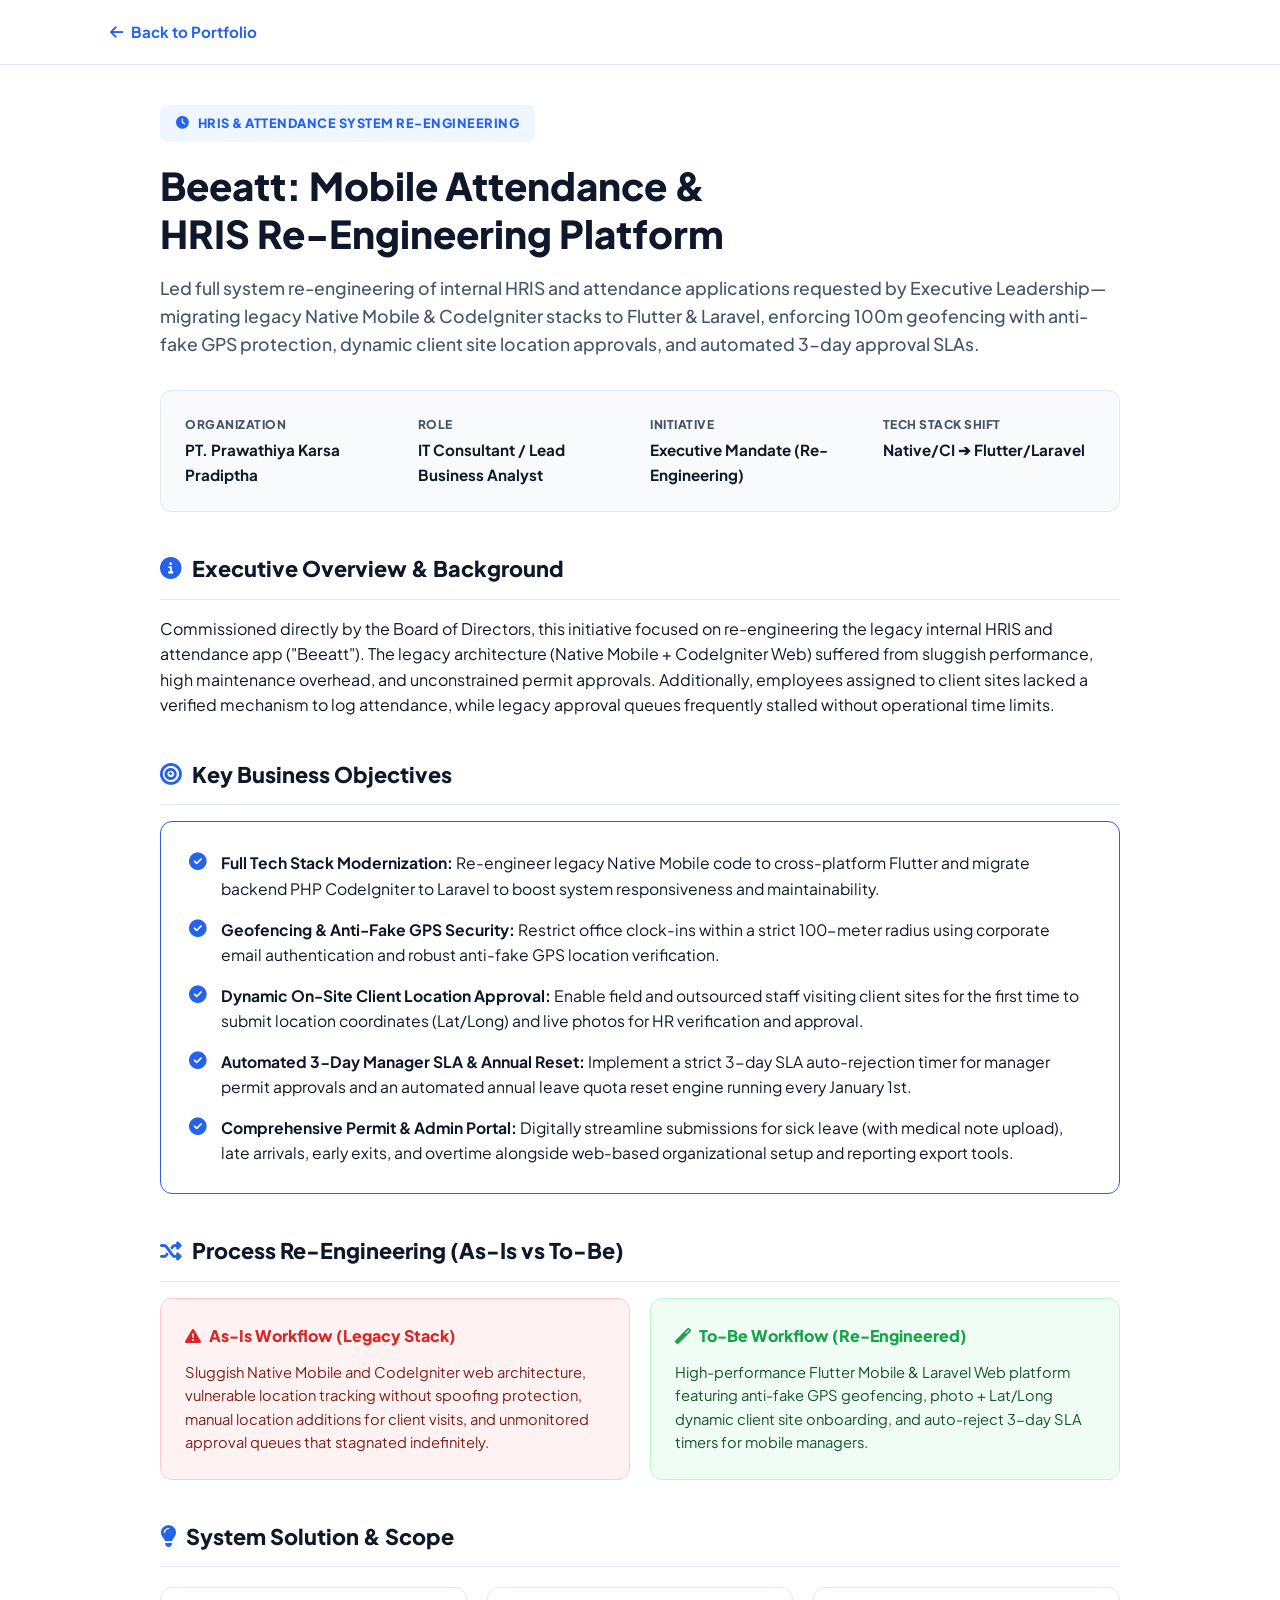
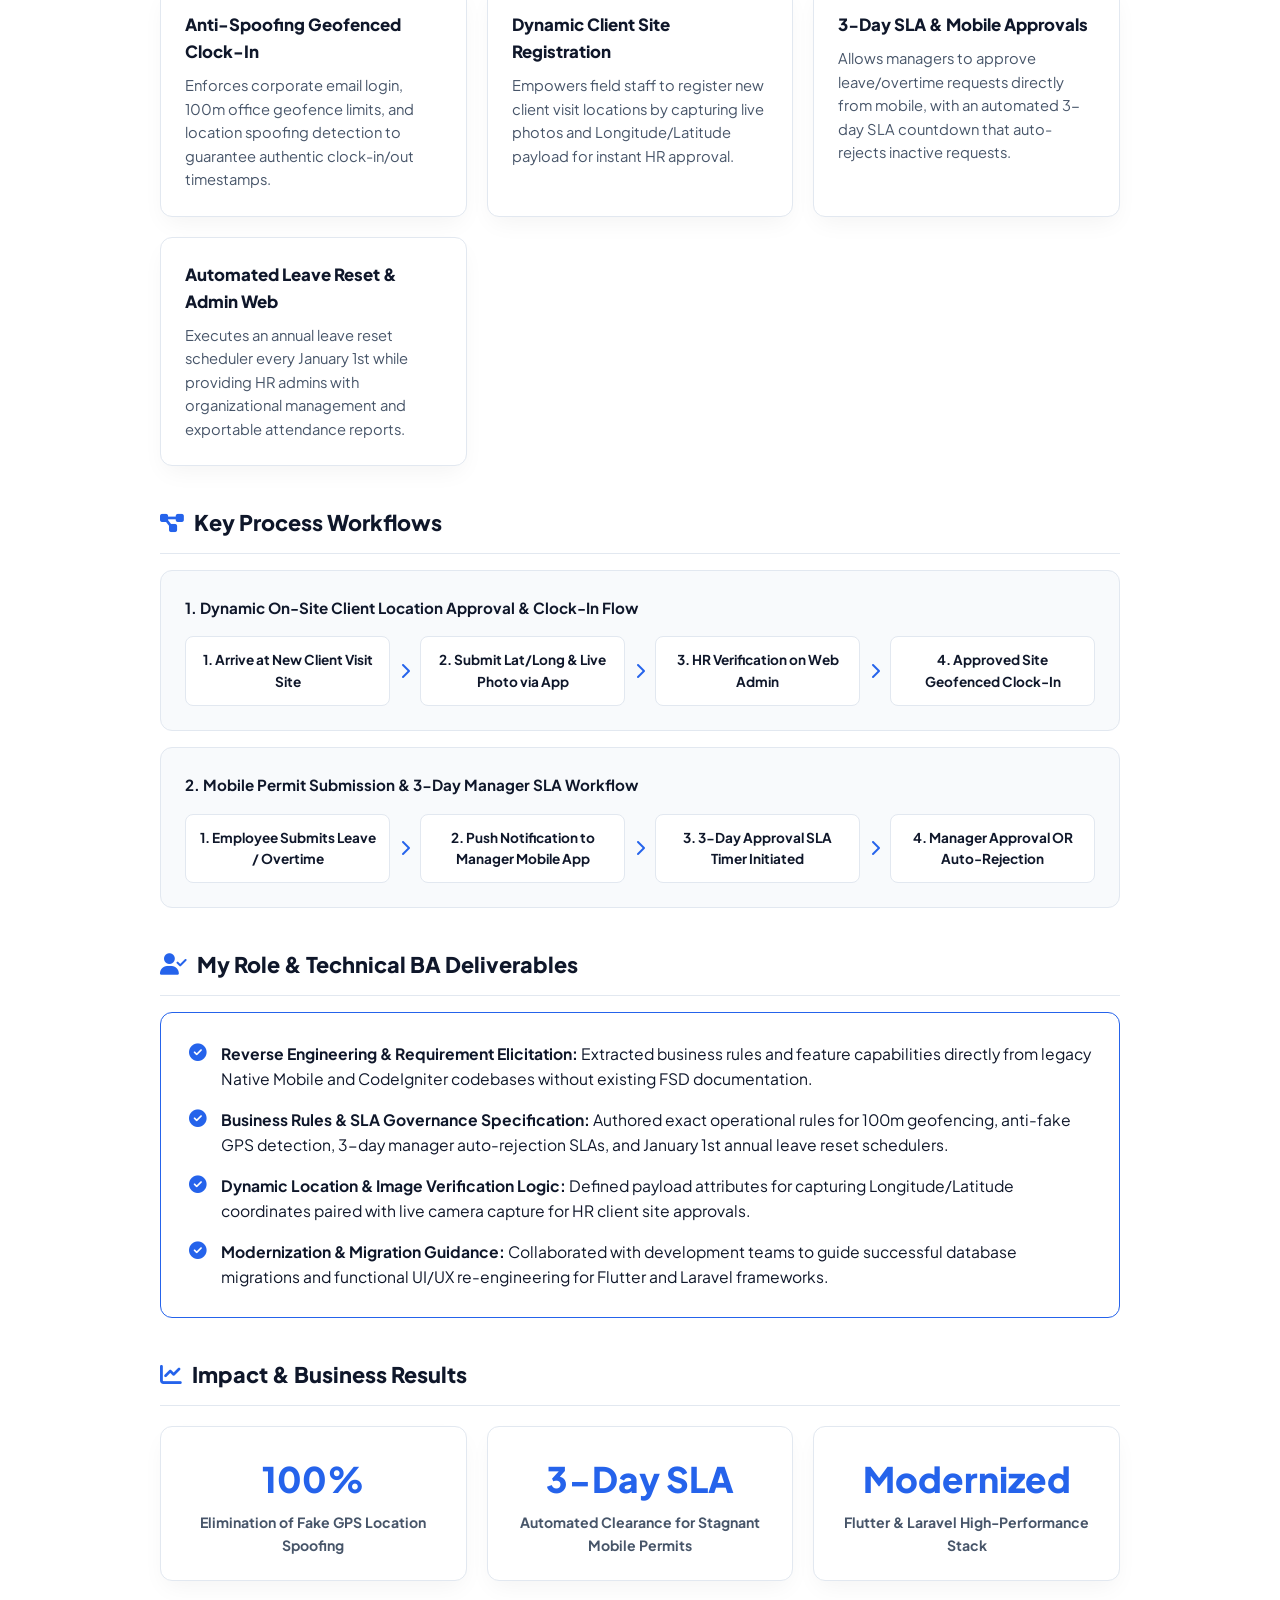
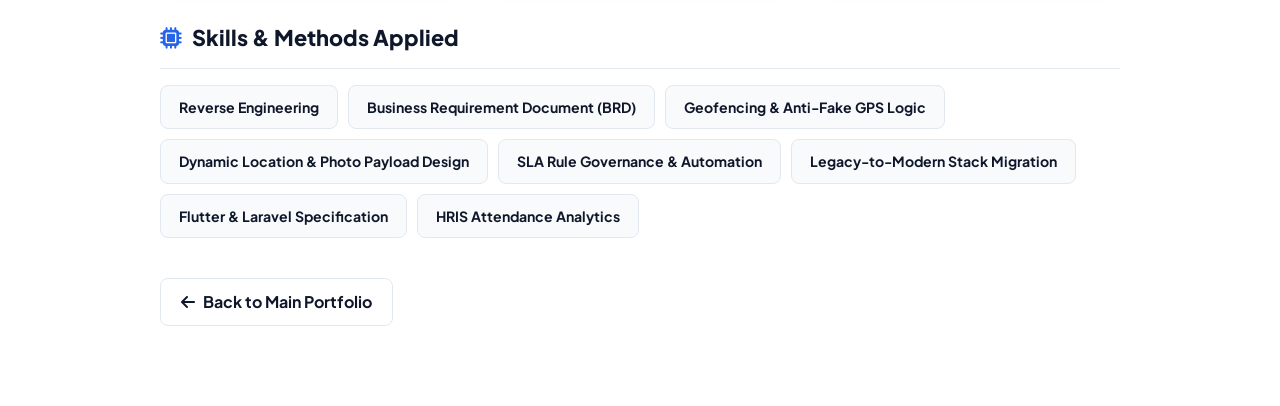
<file: projects/prawathiya-beeatt.html>
<!DOCTYPE html>
<html lang="en">
<head>
    <meta charset="UTF-8">
    <meta name="viewport" content="width=device-width, initial-scale=1.0">
    <title>Beeatt HRIS & Attendance Re-Engineering</title>
    <link href="https://fonts.googleapis.com/css2?family=Plus+Jakarta+Sans:wght@400;500;600;700;800&display=swap" rel="stylesheet">
    <link rel="stylesheet" href="https://cdnjs.cloudflare.com/ajax/libs/font-awesome/6.4.0/css/all.min.css">
    <style>
        :root {
            --primary-blue: #2563eb;
            --hover-blue: #1d4ed8;
            --text-dark: #0f172a;
            --text-muted: #475569;
            --bg-light: #f8fafc;
            --badge-bg: #eff6ff;
            --border-color: #e2e8f0;
            --card-shadow: 0 10px 25px -5px rgba(0, 0, 0, 0.05);
        }

        * { box-sizing: border-box; margin: 0; padding: 0; }
        body { font-family: 'Plus Jakarta Sans', sans-serif; color: var(--text-dark); background-color: #ffffff; line-height: 1.6; }

        .header-nav { border-bottom: 1px solid var(--border-color); background: #ffffff; position: sticky; top: 0; z-index: 100; }
        .nav-container { max-width: 1100px; margin: 0 auto; padding: 20px; display: flex; align-items: center; justify-content: space-between; }
        .back-link { display: inline-flex; align-items: center; gap: 8px; color: var(--primary-blue); text-decoration: none; font-weight: 700; font-size: 0.95rem; }

        .case-study-container { max-width: 1000px; margin: 0 auto; padding: 40px 20px 80px 20px; }

        .cs-category-badge {
            display: inline-flex;
            align-items: center;
            gap: 8px;
            background-color: var(--badge-bg);
            color: var(--primary-blue);
            font-size: 0.8rem;
            font-weight: 800;
            padding: 8px 16px;
            border-radius: 8px;
            letter-spacing: 0.5px;
            text-transform: uppercase;
            margin-bottom: 20px;
        }

        .cs-title { font-size: 2.4rem; font-weight: 800; color: var(--text-dark); line-height: 1.25; margin-bottom: 16px; }
        .cs-subtitle { font-size: 1.1rem; color: var(--text-muted); font-weight: 500; margin-bottom: 32px; }

        /* Meta Box */
        .meta-grid {
            display: grid;
            grid-template-columns: repeat(4, 1fr);
            gap: 20px;
            background-color: var(--bg-light);
            border: 1px solid var(--border-color);
            border-radius: 12px;
            padding: 24px;
            margin-bottom: 40px;
        }
        .meta-item { display: flex; flex-direction: column; gap: 4px; }
        .meta-label { font-size: 0.75rem; font-weight: 800; color: var(--text-muted); text-transform: uppercase; letter-spacing: 0.5px; }
        .meta-value { font-size: 0.95rem; font-weight: 700; color: var(--text-dark); }

        /* Sections & Headings */
        .cs-section { margin-bottom: 40px; }
        .section-title {
            font-size: 1.35rem;
            font-weight: 800;
            color: var(--text-dark);
            margin-bottom: 16px;
            display: flex;
            align-items: center;
            gap: 10px;
            border-bottom: 1px solid var(--border-color);
            padding-bottom: 12px;
        }
        .section-title i { color: var(--primary-blue); }

        /* Objectives Card */
        .objectives-card {
            background: #ffffff;
            border: 1.5px solid var(--primary-blue);
            border-radius: 12px;
            padding: 28px;
            margin-top: 16px;
        }
        .bullet-list-blue { list-style: none; }
        .bullet-list-blue li { position: relative; padding-left: 32px; margin-bottom: 16px; font-size: 0.98rem; color: var(--text-dark); }
        .bullet-list-blue li:last-child { margin-bottom: 0; }
        .bullet-list-blue li i { position: absolute; left: 0; top: 3px; color: var(--primary-blue); font-size: 1.1rem; }

        /* As-Is vs To-Be Cards */
        .as-is-to-be-grid { display: grid; grid-template-columns: 1fr 1fr; gap: 20px; margin-top: 16px; }
        .as-is-card { background-color: #fef2f2; border: 1px solid #fecaca; border-radius: 12px; padding: 24px; }
        .to-be-card { background-color: #f0fdf4; border: 1px solid #bbf7d0; border-radius: 12px; padding: 24px; }
        .card-header-status { font-weight: 800; font-size: 1rem; margin-bottom: 12px; display: flex; align-items: center; gap: 8px; }
        .as-is-card .card-header-status { color: #dc2626; }
        .to-be-card .card-header-status { color: #16a34a; }

        /* Solution Grid */
        .feature-grid { display: grid; grid-template-columns: repeat(auto-fit, minmax(280px, 1fr)); gap: 20px; margin-top: 20px; }
        .feature-card { background: #ffffff; border: 1px solid var(--border-color); border-radius: 12px; padding: 24px; box-shadow: var(--card-shadow); }
        .feature-card h3 { font-size: 1.05rem; font-weight: 800; margin-bottom: 8px; }
        .feature-card p { font-size: 0.92rem; color: var(--text-muted); }

        /* Workflow Box */
        .flow-box { background: var(--bg-light); border: 1px solid var(--border-color); border-radius: 12px; padding: 24px; margin: 16px 0; }
        .flow-steps { display: flex; align-items: center; justify-content: space-between; gap: 10px; margin-top: 16px; }
        .flow-step { background: #ffffff; border: 1px solid var(--border-color); padding: 12px; border-radius: 8px; text-align: center; font-size: 0.85rem; font-weight: 700; flex: 1; }

        /* Impact Grid */
        .impact-grid { display: grid; grid-template-columns: repeat(3, 1fr); gap: 20px; margin-top: 20px; }
        .stat-card { background: #ffffff; border: 1px solid var(--border-color); padding: 24px; border-radius: 12px; text-align: center; box-shadow: var(--card-shadow); }
        .stat-number { font-size: 2.2rem; font-weight: 800; color: var(--primary-blue); }
        .stat-desc { font-size: 0.88rem; font-weight: 700; color: var(--text-muted); margin-top: 4px; }

        /* Skills Badges */
        .skills-flex { display: flex; flex-wrap: wrap; gap: 10px; margin-top: 16px; }
        .skill-btn { background: var(--bg-light); border: 1px solid var(--border-color); padding: 10px 18px; border-radius: 8px; font-weight: 700; font-size: 0.88rem; color: var(--text-dark); }

        .back-btn-container { margin-top: 40px; }
        .btn-outline-back { display: inline-flex; align-items: center; gap: 8px; border: 1px solid var(--border-color); padding: 10px 20px; border-radius: 8px; color: var(--text-dark); text-decoration: none; font-weight: 700; }

        @media (max-width: 768px) {
            .meta-grid { grid-template-columns: 1fr 1fr; }
            .as-is-to-be-grid { grid-template-columns: 1fr; }
            .flow-steps { flex-direction: column; }
            .impact-grid { grid-template-columns: 1fr; }
        }
    </style>
</head>
<body>

    <header class="header-nav">
        <div class="nav-container">
            <a href="../index.html" class="back-link"><i class="fas fa-arrow-left"></i> Back to Portfolio</a>
        </div>
    </header>

    <main class="case-study-container">
        
        <!-- Category Badge -->
        <div class="cs-category-badge">
            <i class="fas fa-clock"></i> HRIS & ATTENDANCE SYSTEM RE-ENGINEERING
        </div>

        <!-- Title & Subtitle -->
        <h1 class="cs-title">Beeatt: Mobile Attendance &<br>HRIS Re-Engineering Platform</h1>
        <p class="cs-subtitle">Led full system re-engineering of internal HRIS and attendance applications requested by Executive Leadership—migrating legacy Native Mobile & CodeIgniter stacks to Flutter & Laravel, enforcing 100m geofencing with anti-fake GPS protection, dynamic client site location approvals, and automated 3-day approval SLAs.</p>

        <!-- Meta Grid -->
        <div class="meta-grid">
            <div class="meta-item">
                <span class="meta-label">ORGANIZATION</span>
                <span class="meta-value">PT. Prawathiya Karsa Pradiptha</span>
            </div>
            <div class="meta-item">
                <span class="meta-label">ROLE</span>
                <span class="meta-value">IT Consultant / Lead Business Analyst</span>
            </div>
            <div class="meta-item">
                <span class="meta-label">INITIATIVE</span>
                <span class="meta-value">Executive Mandate (Re-Engineering)</span>
            </div>
            <div class="meta-item">
                <span class="meta-label">TECH STACK SHIFT</span>
                <span class="meta-value">Native/CI ➔ Flutter/Laravel</span>
            </div>
        </div>

        <!-- Executive Overview & Background -->
        <section class="cs-section">
            <h2 class="section-title"><i class="fas fa-info-circle"></i> Executive Overview & Background</h2>
            <p>Commissioned directly by the Board of Directors, this initiative focused on re-engineering the legacy internal HRIS and attendance app ("Beeatt"). The legacy architecture (Native Mobile + CodeIgniter Web) suffered from sluggish performance, high maintenance overhead, and unconstrained permit approvals. Additionally, employees assigned to client sites lacked a verified mechanism to log attendance, while legacy approval queues frequently stalled without operational time limits.</p>
        </section>

        <!-- Key Business Objectives -->
        <section class="cs-section">
            <h2 class="section-title"><i class="fas fa-bullseye"></i> Key Business Objectives</h2>
            <div class="objectives-card">
                <ul class="bullet-list-blue">
                    <li><i class="fas fa-check-circle"></i> <strong>Full Tech Stack Modernization:</strong> Re-engineer legacy Native Mobile code to cross-platform Flutter and migrate backend PHP CodeIgniter to Laravel to boost system responsiveness and maintainability.</li>
                    <li><i class="fas fa-check-circle"></i> <strong>Geofencing & Anti-Fake GPS Security:</strong> Restrict office clock-ins within a strict 100-meter radius using corporate email authentication and robust anti-fake GPS location verification.</li>
                    <li><i class="fas fa-check-circle"></i> <strong>Dynamic On-Site Client Location Approval:</strong> Enable field and outsourced staff visiting client sites for the first time to submit location coordinates (Lat/Long) and live photos for HR verification and approval.</li>
                    <li><i class="fas fa-check-circle"></i> <strong>Automated 3-Day Manager SLA & Annual Reset:</strong> Implement a strict 3-day SLA auto-rejection timer for manager permit approvals and an automated annual leave quota reset engine running every January 1st.</li>
                    <li><i class="fas fa-check-circle"></i> <strong>Comprehensive Permit & Admin Portal:</strong> Digitally streamline submissions for sick leave (with medical note upload), late arrivals, early exits, and overtime alongside web-based organizational setup and reporting export tools.</li>
                </ul>
            </div>
        </section>

        <!-- Process Re-Engineering (As-Is vs To-Be) -->
        <section class="cs-section">
            <h2 class="section-title"><i class="fas fa-random"></i> Process Re-Engineering (As-Is vs To-Be)</h2>
            <div class="as-is-to-be-grid">
                <div class="as-is-card">
                    <div class="card-header-status"><i class="fas fa-exclamation-triangle"></i> As-Is Workflow (Legacy Stack)</div>
                    <p style="font-size: 0.92rem; color: #7f1d1d;">Sluggish Native Mobile and CodeIgniter web architecture, vulnerable location tracking without spoofing protection, manual location additions for client visits, and unmonitored approval queues that stagnated indefinitely.</p>
                </div>
                <div class="to-be-card">
                    <div class="card-header-status"><i class="fas fa-magic"></i> To-Be Workflow (Re-Engineered)</div>
                    <p style="font-size: 0.92rem; color: #14532d;">High-performance Flutter Mobile & Laravel Web platform featuring anti-fake GPS geofencing, photo + Lat/Long dynamic client site onboarding, and auto-reject 3-day SLA timers for mobile managers.</p>
                </div>
            </div>
        </section>

        <!-- System Solution & Scope -->
        <section class="cs-section">
            <h2 class="section-title"><i class="fas fa-lightbulb"></i> System Solution & Scope</h2>
            <div class="feature-grid">
                <div class="feature-card">
                    <h3>Anti-Spoofing Geofenced Clock-In</h3>
                    <p>Enforces corporate email login, 100m office geofence limits, and location spoofing detection to guarantee authentic clock-in/out timestamps.</p>
                </div>
                <div class="feature-card">
                    <h3>Dynamic Client Site Registration</h3>
                    <p>Empowers field staff to register new client visit locations by capturing live photos and Longitude/Latitude payload for instant HR approval.</p>
                </div>
                <div class="feature-card">
                    <h3>3-Day SLA & Mobile Approvals</h3>
                    <p>Allows managers to approve leave/overtime requests directly from mobile, with an automated 3-day SLA countdown that auto-rejects inactive requests.</p>
                </div>
                <div class="feature-card">
                    <h3>Automated Leave Reset & Admin Web</h3>
                    <p>Executes an annual leave reset scheduler every January 1st while providing HR admins with organizational management and exportable attendance reports.</p>
                </div>
            </div>
        </section>

        <!-- Key Process Workflows -->
        <section class="cs-section">
            <h2 class="section-title"><i class="fas fa-project-diagram"></i> Key Process Workflows</h2>
            
            <div class="flow-box">
                <strong style="font-size: 0.95rem;">1. Dynamic On-Site Client Location Approval & Clock-In Flow</strong>
                <div class="flow-steps">
                    <div class="flow-step">1. Arrive at New Client Visit Site</div>
                    <i class="fas fa-chevron-right" style="color: var(--primary-blue);"></i>
                    <div class="flow-step">2. Submit Lat/Long & Live Photo via App</div>
                    <i class="fas fa-chevron-right" style="color: var(--primary-blue);"></i>
                    <div class="flow-step">3. HR Verification on Web Admin</div>
                    <i class="fas fa-chevron-right" style="color: var(--primary-blue);"></i>
                    <div class="flow-step">4. Approved Site Geofenced Clock-In</div>
                </div>
            </div>

            <div class="flow-box">
                <strong style="font-size: 0.95rem;">2. Mobile Permit Submission & 3-Day Manager SLA Workflow</strong>
                <div class="flow-steps">
                    <div class="flow-step">1. Employee Submits Leave / Overtime</div>
                    <i class="fas fa-chevron-right" style="color: var(--primary-blue);"></i>
                    <div class="flow-step">2. Push Notification to Manager Mobile App</div>
                    <i class="fas fa-chevron-right" style="color: var(--primary-blue);"></i>
                    <div class="flow-step">3. 3-Day Approval SLA Timer Initiated</div>
                    <i class="fas fa-chevron-right" style="color: var(--primary-blue);"></i>
                    <div class="flow-step">4. Manager Approval OR Auto-Rejection</div>
                </div>
            </div>
        </section>

        <!-- My Role & Technical BA Deliverables -->
        <section class="cs-section">
            <h2 class="section-title"><i class="fas fa-user-check"></i> My Role & Technical BA Deliverables</h2>
            <div class="objectives-card">
                <ul class="bullet-list-blue">
                    <li><i class="fas fa-check-circle"></i> <strong>Reverse Engineering & Requirement Elicitation:</strong> Extracted business rules and feature capabilities directly from legacy Native Mobile and CodeIgniter codebases without existing FSD documentation.</li>
                    <li><i class="fas fa-check-circle"></i> <strong>Business Rules & SLA Governance Specification:</strong> Authored exact operational rules for 100m geofencing, anti-fake GPS detection, 3-day manager auto-rejection SLAs, and January 1st annual leave reset schedulers.</li>
                    <li><i class="fas fa-check-circle"></i> <strong>Dynamic Location & Image Verification Logic:</strong> Defined payload attributes for capturing Longitude/Latitude coordinates paired with live camera capture for HR client site approvals.</li>
                    <li><i class="fas fa-check-circle"></i> <strong>Modernization & Migration Guidance:</strong> Collaborated with development teams to guide successful database migrations and functional UI/UX re-engineering for Flutter and Laravel frameworks.</li>
                </ul>
            </div>
        </section>

        <!-- Impact & Business Results -->
        <section class="cs-section">
            <h2 class="section-title"><i class="fas fa-chart-line"></i> Impact & Business Results</h2>
            <div class="impact-grid">
                <div class="stat-card">
                    <div class="stat-number">100%</div>
                    <div class="stat-desc">Elimination of Fake GPS Location Spoofing</div>
                </div>
                <div class="stat-card">
                    <div class="stat-number">3-Day SLA</div>
                    <div class="stat-desc">Automated Clearance for Stagnant Mobile Permits</div>
                </div>
                <div class="stat-card">
                    <div class="stat-number">Modernized</div>
                    <div class="stat-desc">Flutter & Laravel High-Performance Stack</div>
                </div>
            </div>
        </section>

        <!-- Skills & Methods Applied -->
        <section class="cs-section">
            <h2 class="section-title"><i class="fas fa-microchip"></i> Skills & Methods Applied</h2>
            <div class="skills-flex">
                <div class="skill-btn">Reverse Engineering</div>
                <div class="skill-btn">Business Requirement Document (BRD)</div>
                <div class="skill-btn">Geofencing & Anti-Fake GPS Logic</div>
                <div class="skill-btn">Dynamic Location & Photo Payload Design</div>
                <div class="skill-btn">SLA Rule Governance & Automation</div>
                <div class="skill-btn">Legacy-to-Modern Stack Migration</div>
                <div class="skill-btn">Flutter & Laravel Specification</div>
                <div class="skill-btn">HRIS Attendance Analytics</div>
            </div>
        </section>

        <!-- Back Button Bottom -->
        <div class="back-btn-container">
            <a href="../index.html" class="btn-outline-back"><i class="fas fa-arrow-left"></i> Back to Main Portfolio</a>
        </div>

    </main>

</body>
</html>
</file>
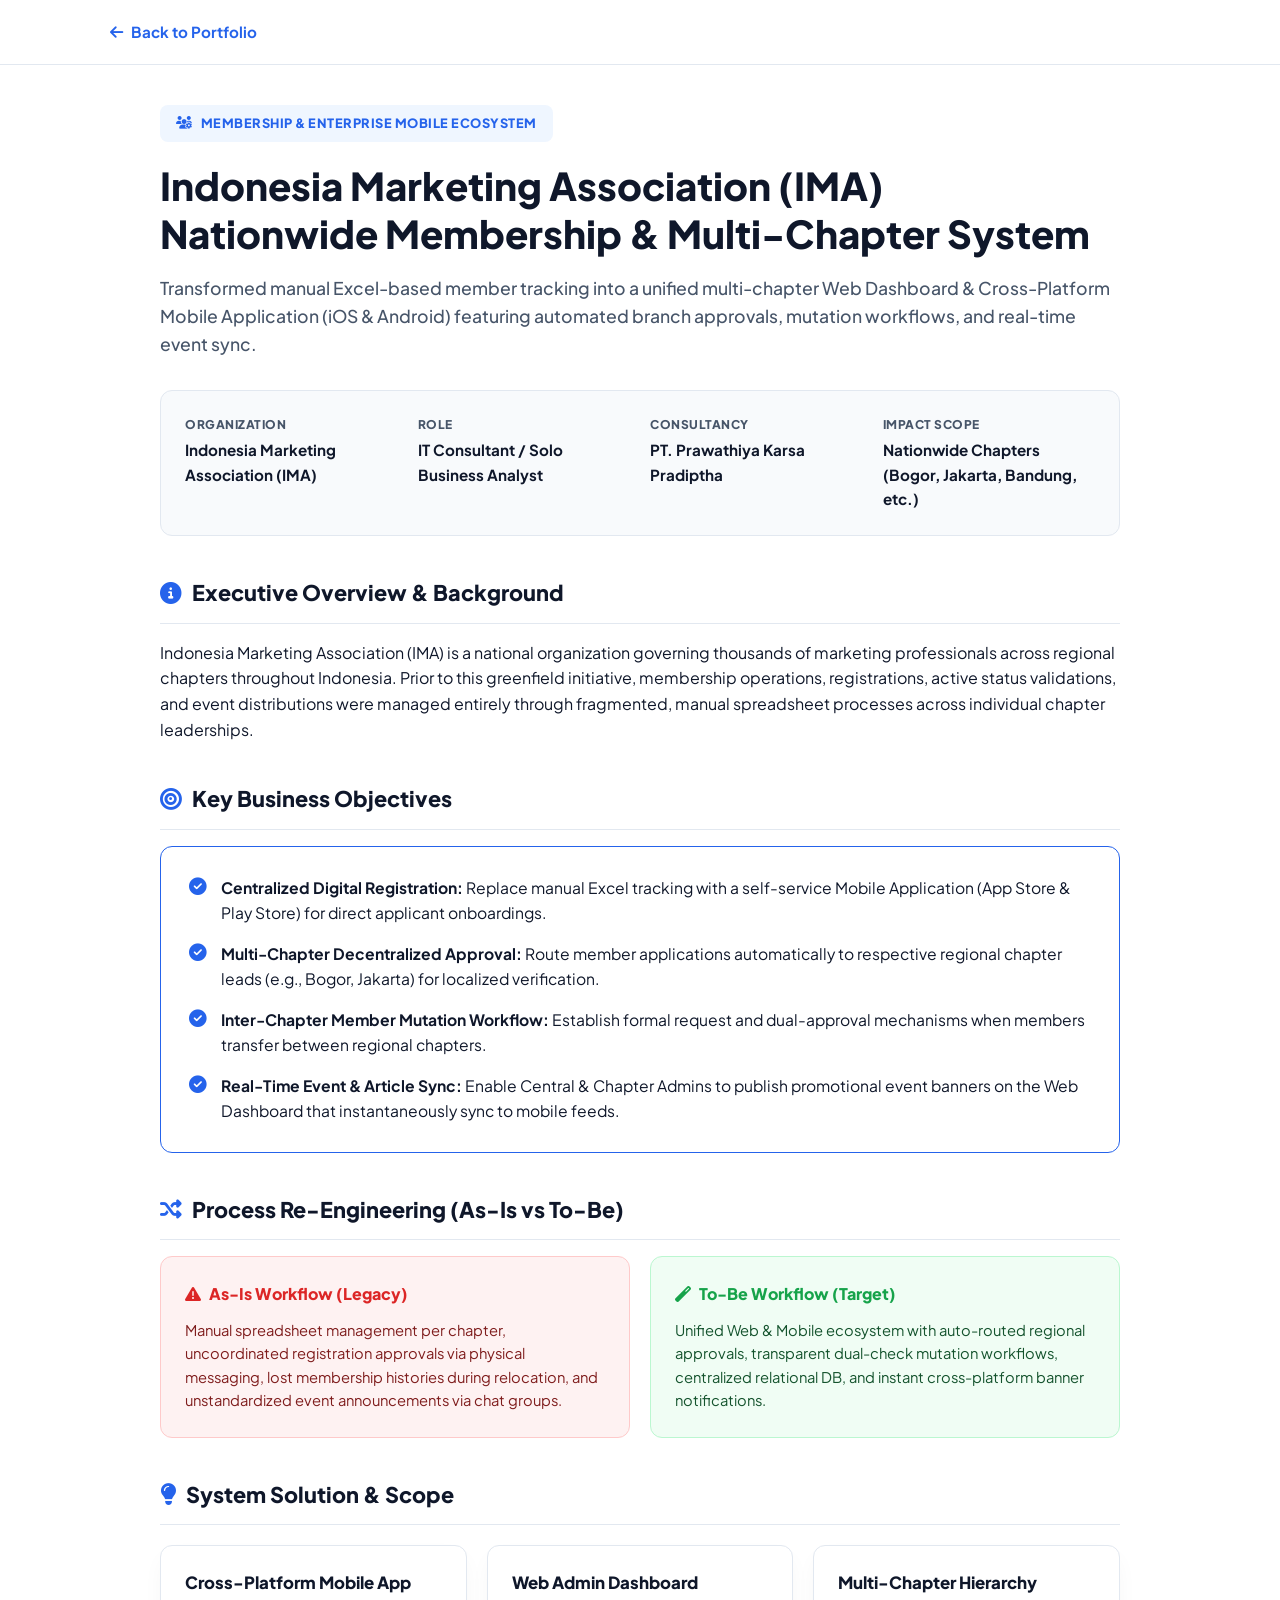
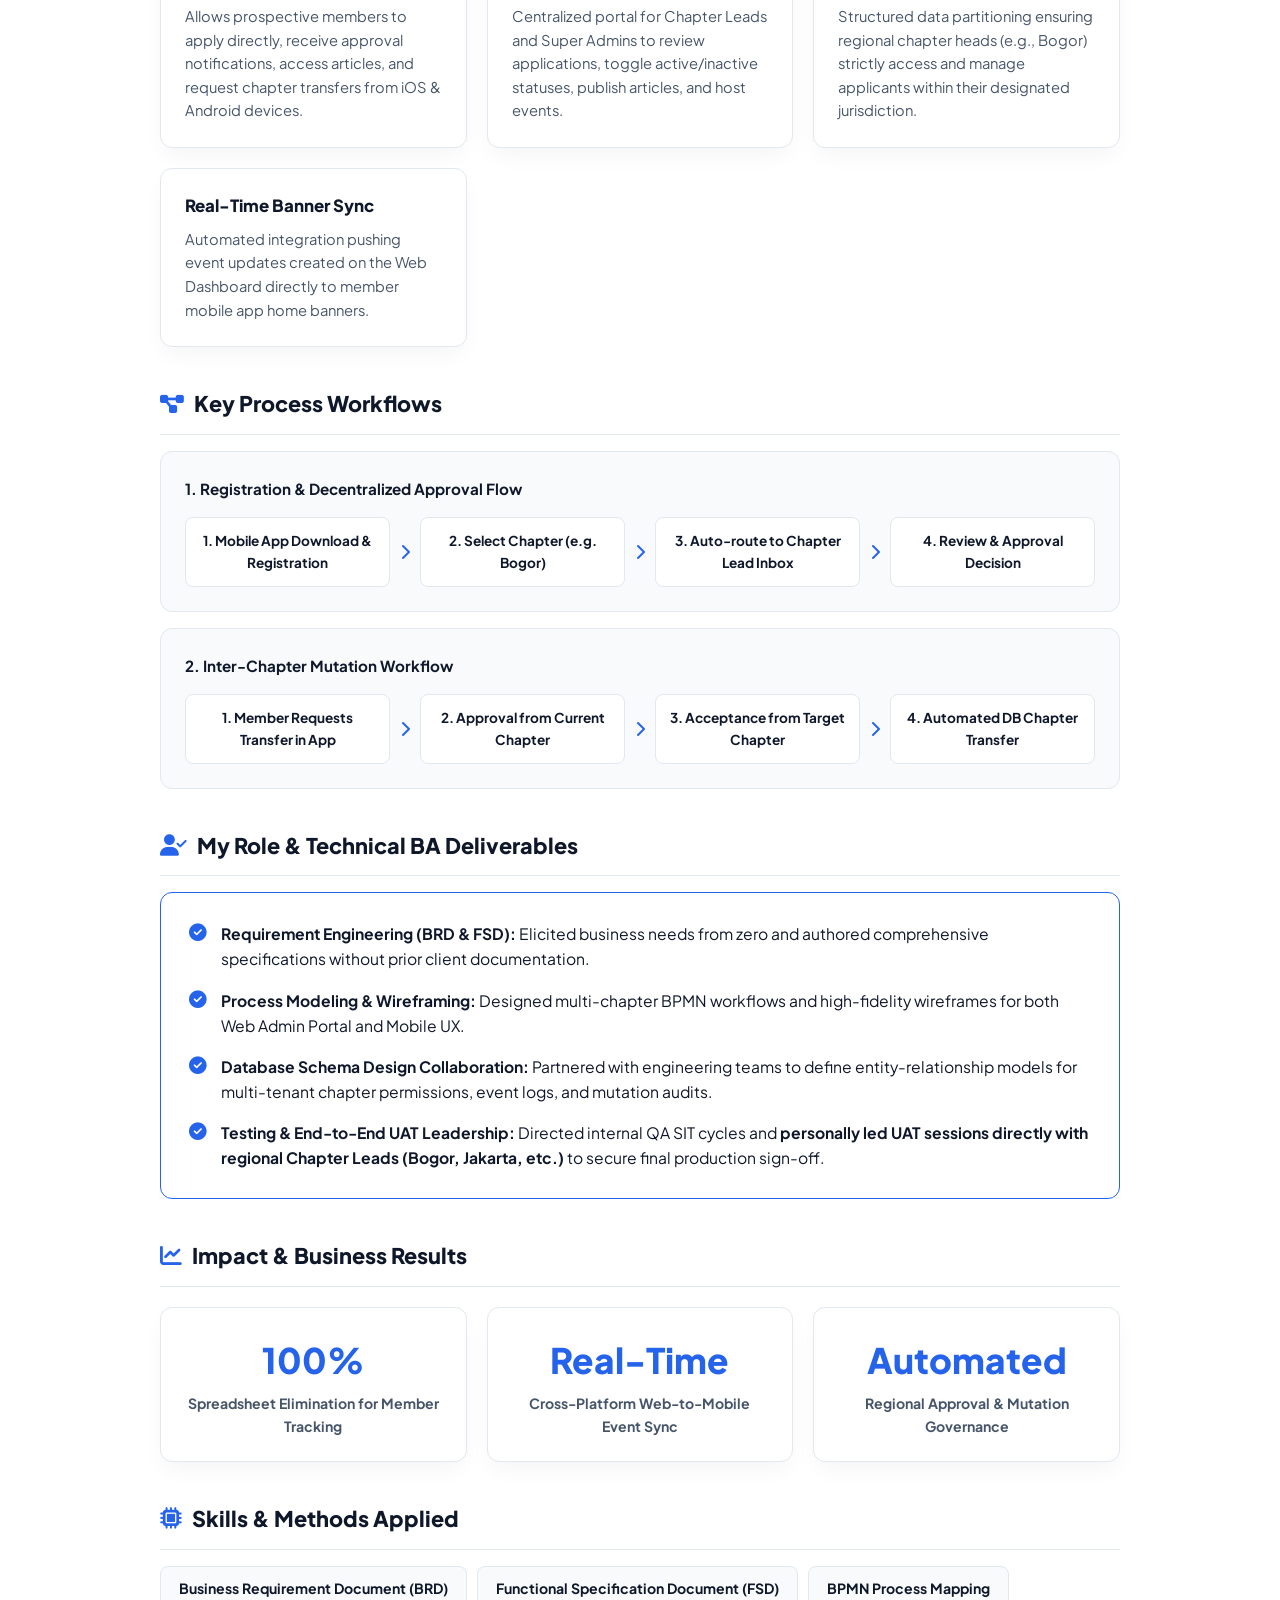
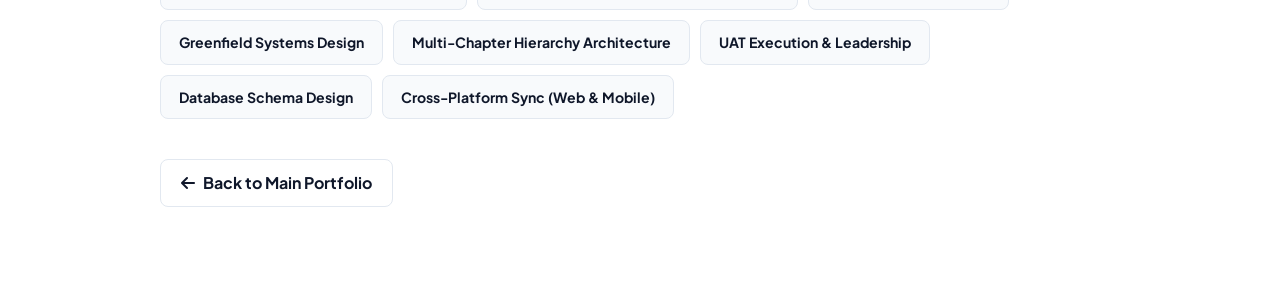
<file: projects/prawathiya-ima.html>
<!DOCTYPE html>
<html lang="en">
<head>
    <meta charset="UTF-8">
    <meta name="viewport" content="width=device-width, initial-scale=1.0">
    <title>IMA System - Case Study | IT Business Analyst Portfolio</title>
    <link href="https://fonts.googleapis.com/css2?family=Plus+Jakarta+Sans:wght@400;500;600;700;800&display=swap" rel="stylesheet">
    <link rel="stylesheet" href="https://cdnjs.cloudflare.com/ajax/libs/font-awesome/6.4.0/css/all.min.css">
    <style>
        :root {
            --primary-blue: #2563eb;
            --hover-blue: #1d4ed8;
            --text-dark: #0f172a;
            --text-muted: #475569;
            --bg-light: #f8fafc;
            --badge-bg: #eff6ff;
            --border-color: #e2e8f0;
            --card-shadow: 0 10px 25px -5px rgba(0, 0, 0, 0.05);
        }

        * { box-sizing: border-box; margin: 0; padding: 0; }
        body { font-family: 'Plus Jakarta Sans', sans-serif; color: var(--text-dark); background-color: #ffffff; line-height: 1.6; }

        .header-nav { border-bottom: 1px solid var(--border-color); background: #ffffff; position: sticky; top: 0; z-index: 100; }
        .nav-container { max-width: 1100px; margin: 0 auto; padding: 20px; display: flex; align-items: center; justify-content: space-between; }
        .back-link { display: inline-flex; align-items: center; gap: 8px; color: var(--primary-blue); text-decoration: none; font-weight: 700; font-size: 0.95rem; }

        .case-study-container { max-width: 1000px; margin: 0 auto; padding: 40px 20px 80px 20px; }

        .cs-category-badge {
            display: inline-flex;
            align-items: center;
            gap: 8px;
            background-color: var(--badge-bg);
            color: var(--primary-blue);
            font-size: 0.8rem;
            font-weight: 800;
            padding: 8px 16px;
            border-radius: 8px;
            letter-spacing: 0.5px;
            text-transform: uppercase;
            margin-bottom: 20px;
        }

        .cs-title { font-size: 2.4rem; font-weight: 800; color: var(--text-dark); line-height: 1.25; margin-bottom: 16px; }
        .cs-subtitle { font-size: 1.1rem; color: var(--text-muted); font-weight: 500; margin-bottom: 32px; }

        /* Meta Box */
        .meta-grid {
            display: grid;
            grid-template-columns: repeat(4, 1fr);
            gap: 20px;
            background-color: var(--bg-light);
            border: 1px solid var(--border-color);
            border-radius: 12px;
            padding: 24px;
            margin-bottom: 40px;
        }
        .meta-item { display: flex; flex-direction: column; gap: 4px; }
        .meta-label { font-size: 0.75rem; font-weight: 800; color: var(--text-muted); text-transform: uppercase; letter-spacing: 0.5px; }
        .meta-value { font-size: 0.95rem; font-weight: 700; color: var(--text-dark); }

        /* Sections & Headings */
        .cs-section { margin-bottom: 40px; }
        .section-title {
            font-size: 1.35rem;
            font-weight: 800;
            color: var(--text-dark);
            margin-bottom: 16px;
            display: flex;
            align-items: center;
            gap: 10px;
            border-bottom: 1px solid var(--border-color);
            padding-bottom: 12px;
        }
        .section-title i { color: var(--primary-blue); }

        /* Objectives Card */
        .objectives-card {
            background: #ffffff;
            border: 1.5px solid var(--primary-blue);
            border-radius: 12px;
            padding: 28px;
            margin-top: 16px;
        }
        .bullet-list-blue { list-style: none; }
        .bullet-list-blue li { position: relative; padding-left: 32px; margin-bottom: 16px; font-size: 0.98rem; color: var(--text-dark); }
        .bullet-list-blue li:last-child { margin-bottom: 0; }
        .bullet-list-blue li i { position: absolute; left: 0; top: 3px; color: var(--primary-blue); font-size: 1.1rem; }

        /* As-Is vs To-Be Cards */
        .as-is-to-be-grid { display: grid; grid-template-columns: 1fr 1fr; gap: 20px; margin-top: 16px; }
        .as-is-card { background-color: #fef2f2; border: 1px solid #fecaca; border-radius: 12px; padding: 24px; }
        .to-be-card { background-color: #f0fdf4; border: 1px solid #bbf7d0; border-radius: 12px; padding: 24px; }
        .card-header-status { font-weight: 800; font-size: 1rem; margin-bottom: 12px; display: flex; align-items: center; gap: 8px; }
        .as-is-card .card-header-status { color: #dc2626; }
        .to-be-card .card-header-status { color: #16a34a; }

        /* Solution Grid */
        .feature-grid { display: grid; grid-template-columns: repeat(auto-fit, minmax(280px, 1fr)); gap: 20px; margin-top: 20px; }
        .feature-card { background: #ffffff; border: 1px solid var(--border-color); border-radius: 12px; padding: 24px; box-shadow: var(--card-shadow); }
        .feature-card h3 { font-size: 1.05rem; font-weight: 800; margin-bottom: 8px; }
        .feature-card p { font-size: 0.92rem; color: var(--text-muted); }

        /* Workflow Box */
        .flow-box { background: var(--bg-light); border: 1px solid var(--border-color); border-radius: 12px; padding: 24px; margin: 16px 0; }
        .flow-steps { display: flex; align-items: center; justify-content: space-between; gap: 10px; margin-top: 16px; }
        .flow-step { background: #ffffff; border: 1px solid var(--border-color); padding: 12px; border-radius: 8px; text-align: center; font-size: 0.85rem; font-weight: 700; flex: 1; }

        /* Impact Grid */
        .impact-grid { display: grid; grid-template-columns: repeat(3, 1fr); gap: 20px; margin-top: 20px; }
        .stat-card { background: #ffffff; border: 1px solid var(--border-color); padding: 24px; border-radius: 12px; text-align: center; box-shadow: var(--card-shadow); }
        .stat-number { font-size: 2.2rem; font-weight: 800; color: var(--primary-blue); }
        .stat-desc { font-size: 0.88rem; font-weight: 700; color: var(--text-muted); margin-top: 4px; }

        /* Skills Badges */
        .skills-flex { display: flex; flex-wrap: wrap; gap: 10px; margin-top: 16px; }
        .skill-btn { background: var(--bg-light); border: 1px solid var(--border-color); padding: 10px 18px; border-radius: 8px; font-weight: 700; font-size: 0.88rem; color: var(--text-dark); }

        .back-btn-container { margin-top: 40px; }
        .btn-outline-back { display: inline-flex; align-items: center; gap: 8px; border: 1px solid var(--border-color); padding: 10px 20px; border-radius: 8px; color: var(--text-dark); text-decoration: none; font-weight: 700; }

        @media (max-width: 768px) {
            .meta-grid { grid-template-columns: 1fr 1fr; }
            .as-is-to-be-grid { grid-template-columns: 1fr; }
            .flow-steps { flex-direction: column; }
            .impact-grid { grid-template-columns: 1fr; }
        }
    </style>
</head>
<body>

    <header class="header-nav">
        <div class="nav-container">
            <a href="../index.html" class="back-link"><i class="fas fa-arrow-left"></i> Back to Portfolio</a>
        </div>
    </header>

    <main class="case-study-container">
        
        <!-- Category Badge -->
        <div class="cs-category-badge">
            <i class="fas fa-users-cog"></i> MEMBERSHIP & ENTERPRISE MOBILE ECOSYSTEM
        </div>

        <!-- Title & Subtitle -->
        <h1 class="cs-title">Indonesia Marketing Association (IMA)<br>Nationwide Membership & Multi-Chapter System</h1>
        <p class="cs-subtitle">Transformed manual Excel-based member tracking into a unified multi-chapter Web Dashboard & Cross-Platform Mobile Application (iOS & Android) featuring automated branch approvals, mutation workflows, and real-time event sync.</p>

        <!-- Meta Grid -->
        <div class="meta-grid">
            <div class="meta-item">
                <span class="meta-label">ORGANIZATION</span>
                <span class="meta-value">Indonesia Marketing Association (IMA)</span>
            </div>
            <div class="meta-item">
                <span class="meta-label">ROLE</span>
                <span class="meta-value">IT Consultant / Solo Business Analyst</span>
            </div>
            <div class="meta-item">
                <span class="meta-label">CONSULTANCY</span>
                <span class="meta-value">PT. Prawathiya Karsa Pradiptha</span>
            </div>
            <div class="meta-item">
                <span class="meta-label">IMPACT SCOPE</span>
                <span class="meta-value">Nationwide Chapters (Bogor, Jakarta, Bandung, etc.)</span>
            </div>
        </div>

        <!-- Executive Overview & Background -->
        <section class="cs-section">
            <h2 class="section-title"><i class="fas fa-info-circle"></i> Executive Overview & Background</h2>
            <p>Indonesia Marketing Association (IMA) is a national organization governing thousands of marketing professionals across regional chapters throughout Indonesia. Prior to this greenfield initiative, membership operations, registrations, active status validations, and event distributions were managed entirely through fragmented, manual spreadsheet processes across individual chapter leaderships.</p>
        </section>

        <!-- Key Business Objectives -->
        <section class="cs-section">
            <h2 class="section-title"><i class="fas fa-bullseye"></i> Key Business Objectives</h2>
            <div class="objectives-card">
                <ul class="bullet-list-blue">
                    <li><i class="fas fa-check-circle"></i> <strong>Centralized Digital Registration:</strong> Replace manual Excel tracking with a self-service Mobile Application (App Store & Play Store) for direct applicant onboardings.</li>
                    <li><i class="fas fa-check-circle"></i> <strong>Multi-Chapter Decentralized Approval:</strong> Route member applications automatically to respective regional chapter leads (e.g., Bogor, Jakarta) for localized verification.</li>
                    <li><i class="fas fa-check-circle"></i> <strong>Inter-Chapter Member Mutation Workflow:</strong> Establish formal request and dual-approval mechanisms when members transfer between regional chapters.</li>
                    <li><i class="fas fa-check-circle"></i> <strong>Real-Time Event & Article Sync:</strong> Enable Central & Chapter Admins to publish promotional event banners on the Web Dashboard that instantaneously sync to mobile feeds.</li>
                </ul>
            </div>
        </section>

        <!-- Process Re-Engineering (As-Is vs To-Be) -->
        <section class="cs-section">
            <h2 class="section-title"><i class="fas fa-random"></i> Process Re-Engineering (As-Is vs To-Be)</h2>
            <div class="as-is-to-be-grid">
                <div class="as-is-card">
                    <div class="card-header-status"><i class="fas fa-exclamation-triangle"></i> As-Is Workflow (Legacy)</div>
                    <p style="font-size: 0.92rem; color: #7f1d1d;">Manual spreadsheet management per chapter, uncoordinated registration approvals via physical messaging, lost membership histories during relocation, and unstandardized event announcements via chat groups.</p>
                </div>
                <div class="to-be-card">
                    <div class="card-header-status"><i class="fas fa-magic"></i> To-Be Workflow (Target)</div>
                    <p style="font-size: 0.92rem; color: #14532d;">Unified Web & Mobile ecosystem with auto-routed regional approvals, transparent dual-check mutation workflows, centralized relational DB, and instant cross-platform banner notifications.</p>
                </div>
            </div>
        </section>

        <!-- System Solution & Scope -->
        <section class="cs-section">
            <h2 class="section-title"><i class="fas fa-lightbulb"></i> System Solution & Scope</h2>
            <div class="feature-grid">
                <div class="feature-card">
                    <h3>Cross-Platform Mobile App</h3>
                    <p>Allows prospective members to apply directly, receive approval notifications, access articles, and request chapter transfers from iOS & Android devices.</p>
                </div>
                <div class="feature-card">
                    <h3>Web Admin Dashboard</h3>
                    <p>Centralized portal for Chapter Leads and Super Admins to review applications, toggle active/inactive statuses, publish articles, and host events.</p>
                </div>
                <div class="feature-card">
                    <h3>Multi-Chapter Hierarchy</h3>
                    <p>Structured data partitioning ensuring regional chapter heads (e.g., Bogor) strictly access and manage applicants within their designated jurisdiction.</p>
                </div>
                <div class="feature-card">
                    <h3>Real-Time Banner Sync</h3>
                    <p>Automated integration pushing event updates created on the Web Dashboard directly to member mobile app home banners.</p>
                </div>
            </div>
        </section>

        <!-- Key Process Workflows -->
        <section class="cs-section">
            <h2 class="section-title"><i class="fas fa-project-diagram"></i> Key Process Workflows</h2>
            
            <div class="flow-box">
                <strong style="font-size: 0.95rem;">1. Registration & Decentralized Approval Flow</strong>
                <div class="flow-steps">
                    <div class="flow-step">1. Mobile App Download & Registration</div>
                    <i class="fas fa-chevron-right" style="color: var(--primary-blue);"></i>
                    <div class="flow-step">2. Select Chapter (e.g. Bogor)</div>
                    <i class="fas fa-chevron-right" style="color: var(--primary-blue);"></i>
                    <div class="flow-step">3. Auto-route to Chapter Lead Inbox</div>
                    <i class="fas fa-chevron-right" style="color: var(--primary-blue);"></i>
                    <div class="flow-step">4. Review & Approval Decision</div>
                </div>
            </div>

            <div class="flow-box">
                <strong style="font-size: 0.95rem;">2. Inter-Chapter Mutation Workflow</strong>
                <div class="flow-steps">
                    <div class="flow-step">1. Member Requests Transfer in App</div>
                    <i class="fas fa-chevron-right" style="color: var(--primary-blue);"></i>
                    <div class="flow-step">2. Approval from Current Chapter</div>
                    <i class="fas fa-chevron-right" style="color: var(--primary-blue);"></i>
                    <div class="flow-step">3. Acceptance from Target Chapter</div>
                    <i class="fas fa-chevron-right" style="color: var(--primary-blue);"></i>
                    <div class="flow-step">4. Automated DB Chapter Transfer</div>
                </div>
            </div>
        </section>

        <!-- My Role & Technical BA Deliverables -->
        <section class="cs-section">
            <h2 class="section-title"><i class="fas fa-user-check"></i> My Role & Technical BA Deliverables</h2>
            <div class="objectives-card">
                <ul class="bullet-list-blue">
                    <li><i class="fas fa-check-circle"></i> <strong>Requirement Engineering (BRD & FSD):</strong> Elicited business needs from zero and authored comprehensive specifications without prior client documentation.</li>
                    <li><i class="fas fa-check-circle"></i> <strong>Process Modeling & Wireframing:</strong> Designed multi-chapter BPMN workflows and high-fidelity wireframes for both Web Admin Portal and Mobile UX.</li>
                    <li><i class="fas fa-check-circle"></i> <strong>Database Schema Design Collaboration:</strong> Partnered with engineering teams to define entity-relationship models for multi-tenant chapter permissions, event logs, and mutation audits.</li>
                    <li><i class="fas fa-check-circle"></i> <strong>Testing & End-to-End UAT Leadership:</strong> Directed internal QA SIT cycles and <strong>personally led UAT sessions directly with regional Chapter Leads (Bogor, Jakarta, etc.)</strong> to secure final production sign-off.</li>
                </ul>
            </div>
        </section>

        <!-- Impact & Business Results -->
        <section class="cs-section">
            <h2 class="section-title"><i class="fas fa-chart-line"></i> Impact & Business Results</h2>
            <div class="impact-grid">
                <div class="stat-card">
                    <div class="stat-number">100%</div>
                    <div class="stat-desc">Spreadsheet Elimination for Member Tracking</div>
                </div>
                <div class="stat-card">
                    <div class="stat-number">Real-Time</div>
                    <div class="stat-desc">Cross-Platform Web-to-Mobile Event Sync</div>
                </div>
                <div class="stat-card">
                    <div class="stat-number">Automated</div>
                    <div class="stat-desc">Regional Approval & Mutation Governance</div>
                </div>
            </div>
        </section>

        <!-- Skills & Methods Applied -->
        <section class="cs-section">
            <h2 class="section-title"><i class="fas fa-microchip"></i> Skills & Methods Applied</h2>
            <div class="skills-flex">
                <div class="skill-btn">Business Requirement Document (BRD)</div>
                <div class="skill-btn">Functional Specification Document (FSD)</div>
                <div class="skill-btn">BPMN Process Mapping</div>
                <div class="skill-btn">Greenfield Systems Design</div>
                <div class="skill-btn">Multi-Chapter Hierarchy Architecture</div>
                <div class="skill-btn">UAT Execution & Leadership</div>
                <div class="skill-btn">Database Schema Design</div>
                <div class="skill-btn">Cross-Platform Sync (Web & Mobile)</div>
            </div>
        </section>

        <!-- Back Button Bottom -->
        <div class="back-btn-container">
            <a href="../index.html" class="btn-outline-back"><i class="fas fa-arrow-left"></i> Back to Main Portfolio</a>
        </div>

    </main>

</body>
</html>
</file>
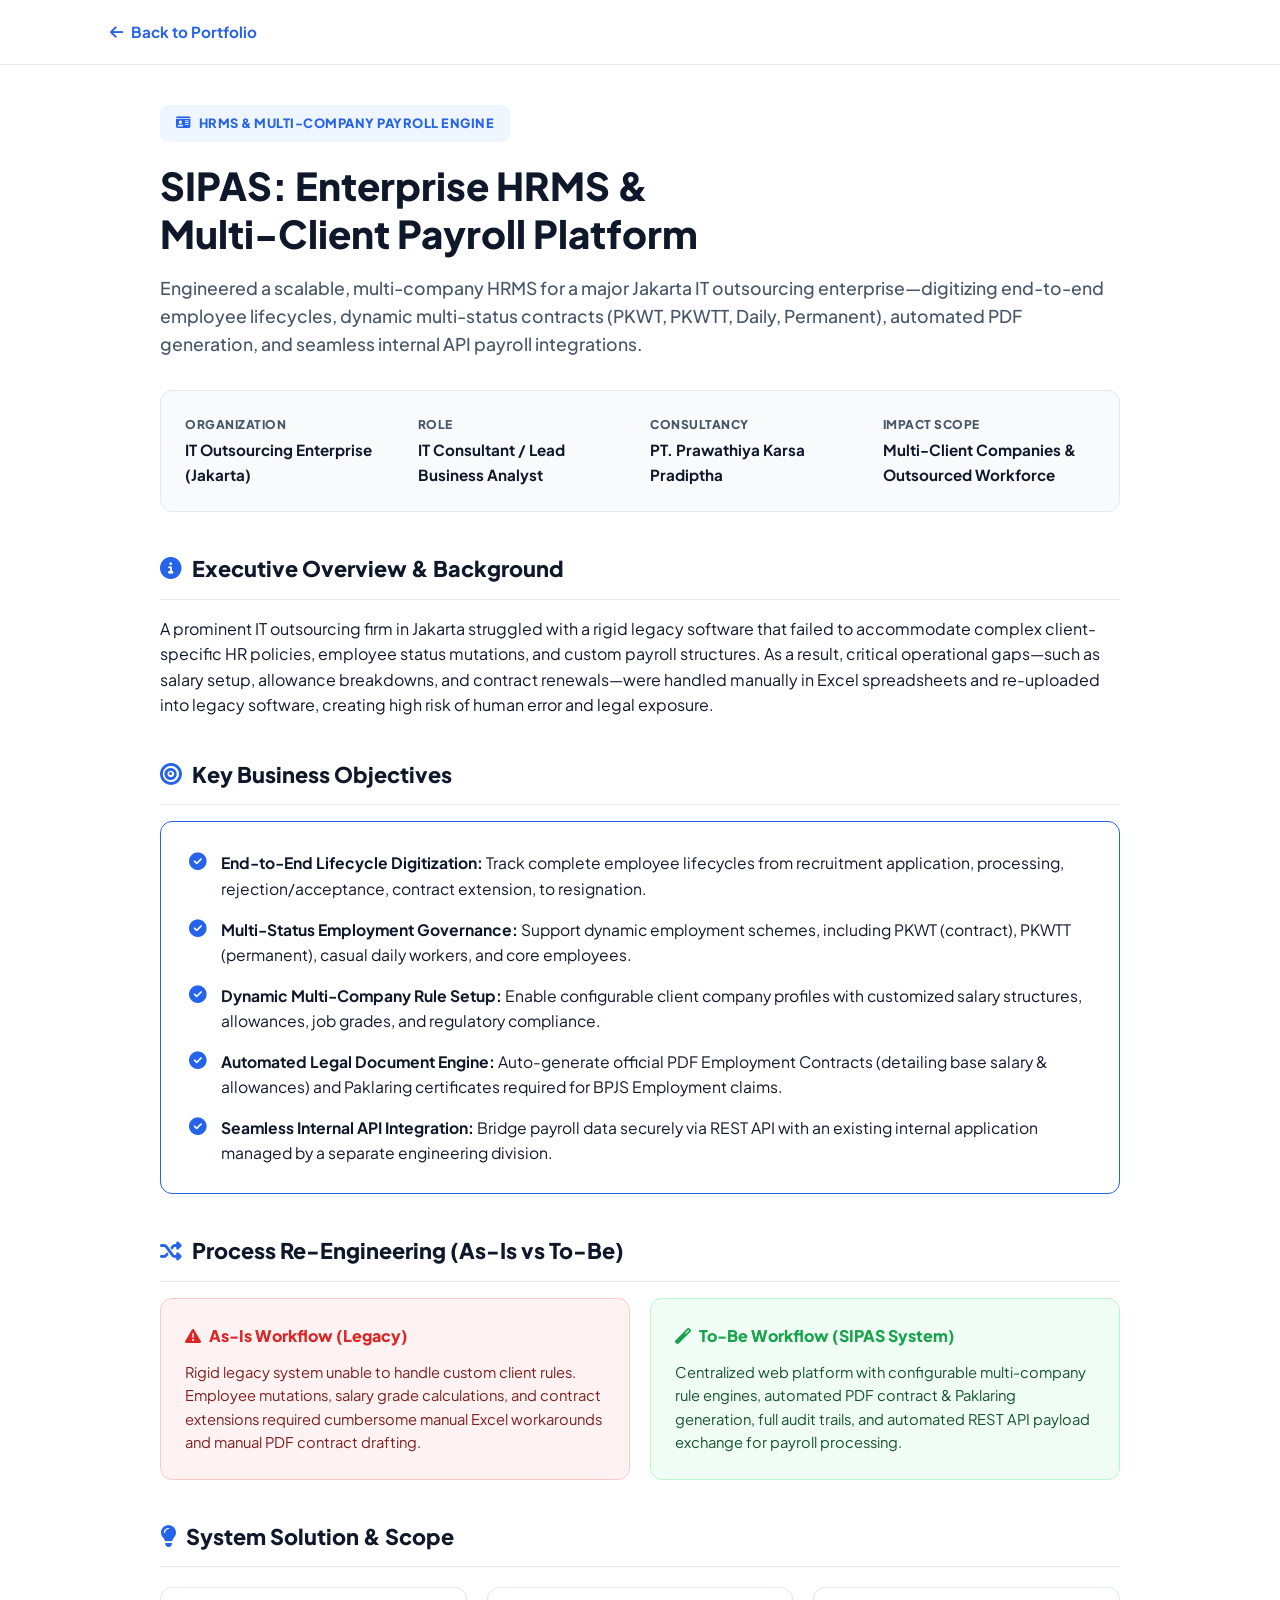
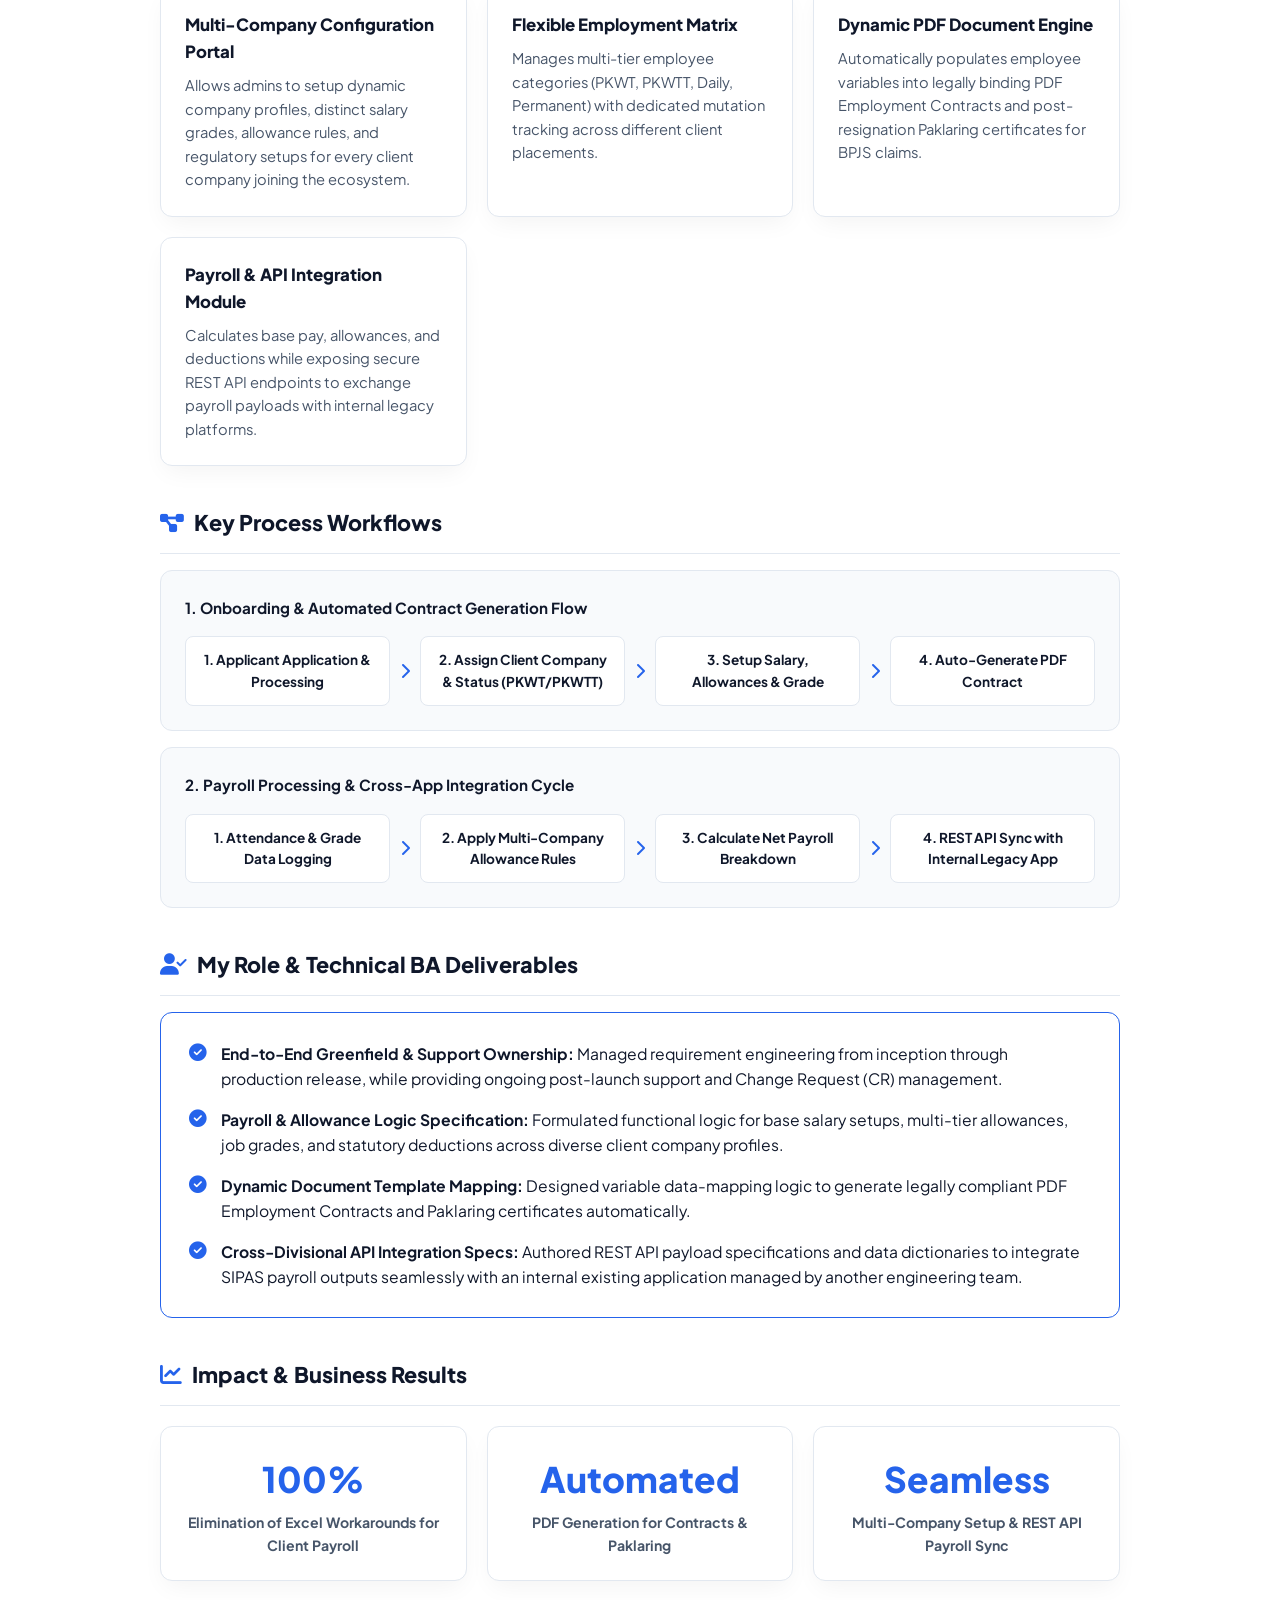
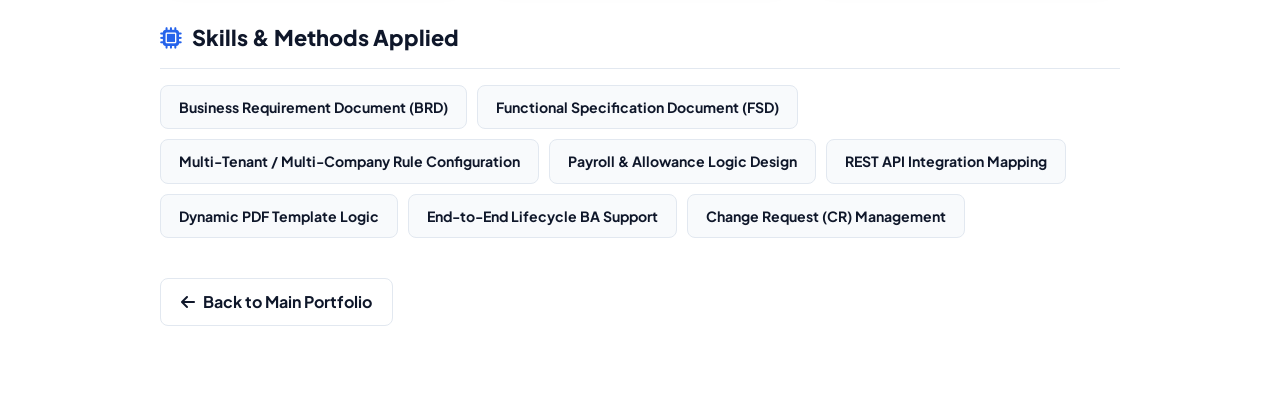
<file: projects/prawathiya-sipas.html>
<!DOCTYPE html>
<html lang="en">
<head>
    <meta charset="UTF-8">
    <meta name="viewport" content="width=device-width, initial-scale=1.0">
    <title>SIPAS HRMS</title>
    <link href="https://fonts.googleapis.com/css2?family=Plus+Jakarta+Sans:wght@400;500;600;700;800&display=swap" rel="stylesheet">
    <link rel="stylesheet" href="https://cdnjs.cloudflare.com/ajax/libs/font-awesome/6.4.0/css/all.min.css">
    <style>
        :root {
            --primary-blue: #2563eb;
            --hover-blue: #1d4ed8;
            --text-dark: #0f172a;
            --text-muted: #475569;
            --bg-light: #f8fafc;
            --badge-bg: #eff6ff;
            --border-color: #e2e8f0;
            --card-shadow: 0 10px 25px -5px rgba(0, 0, 0, 0.05);
        }

        * { box-sizing: border-box; margin: 0; padding: 0; }
        body { font-family: 'Plus Jakarta Sans', sans-serif; color: var(--text-dark); background-color: #ffffff; line-height: 1.6; }

        .header-nav { border-bottom: 1px solid var(--border-color); background: #ffffff; position: sticky; top: 0; z-index: 100; }
        .nav-container { max-width: 1100px; margin: 0 auto; padding: 20px; display: flex; align-items: center; justify-content: space-between; }
        .back-link { display: inline-flex; align-items: center; gap: 8px; color: var(--primary-blue); text-decoration: none; font-weight: 700; font-size: 0.95rem; }

        .case-study-container { max-width: 1000px; margin: 0 auto; padding: 40px 20px 80px 20px; }

        .cs-category-badge {
            display: inline-flex;
            align-items: center;
            gap: 8px;
            background-color: var(--badge-bg);
            color: var(--primary-blue);
            font-size: 0.8rem;
            font-weight: 800;
            padding: 8px 16px;
            border-radius: 8px;
            letter-spacing: 0.5px;
            text-transform: uppercase;
            margin-bottom: 20px;
        }

        .cs-title { font-size: 2.4rem; font-weight: 800; color: var(--text-dark); line-height: 1.25; margin-bottom: 16px; }
        .cs-subtitle { font-size: 1.1rem; color: var(--text-muted); font-weight: 500; margin-bottom: 32px; }

        /* Meta Box */
        .meta-grid {
            display: grid;
            grid-template-columns: repeat(4, 1fr);
            gap: 20px;
            background-color: var(--bg-light);
            border: 1px solid var(--border-color);
            border-radius: 12px;
            padding: 24px;
            margin-bottom: 40px;
        }
        .meta-item { display: flex; flex-direction: column; gap: 4px; }
        .meta-label { font-size: 0.75rem; font-weight: 800; color: var(--text-muted); text-transform: uppercase; letter-spacing: 0.5px; }
        .meta-value { font-size: 0.95rem; font-weight: 700; color: var(--text-dark); }

        /* Sections & Headings */
        .cs-section { margin-bottom: 40px; }
        .section-title {
            font-size: 1.35rem;
            font-weight: 800;
            color: var(--text-dark);
            margin-bottom: 16px;
            display: flex;
            align-items: center;
            gap: 10px;
            border-bottom: 1px solid var(--border-color);
            padding-bottom: 12px;
        }
        .section-title i { color: var(--primary-blue); }

        /* Objectives Card */
        .objectives-card {
            background: #ffffff;
            border: 1.5px solid var(--primary-blue);
            border-radius: 12px;
            padding: 28px;
            margin-top: 16px;
        }
        .bullet-list-blue { list-style: none; }
        .bullet-list-blue li { position: relative; padding-left: 32px; margin-bottom: 16px; font-size: 0.98rem; color: var(--text-dark); }
        .bullet-list-blue li:last-child { margin-bottom: 0; }
        .bullet-list-blue li i { position: absolute; left: 0; top: 3px; color: var(--primary-blue); font-size: 1.1rem; }

        /* As-Is vs To-Be Cards */
        .as-is-to-be-grid { display: grid; grid-template-columns: 1fr 1fr; gap: 20px; margin-top: 16px; }
        .as-is-card { background-color: #fef2f2; border: 1px solid #fecaca; border-radius: 12px; padding: 24px; }
        .to-be-card { background-color: #f0fdf4; border: 1px solid #bbf7d0; border-radius: 12px; padding: 24px; }
        .card-header-status { font-weight: 800; font-size: 1rem; margin-bottom: 12px; display: flex; align-items: center; gap: 8px; }
        .as-is-card .card-header-status { color: #dc2626; }
        .to-be-card .card-header-status { color: #16a34a; }

        /* Solution Grid */
        .feature-grid { display: grid; grid-template-columns: repeat(auto-fit, minmax(280px, 1fr)); gap: 20px; margin-top: 20px; }
        .feature-card { background: #ffffff; border: 1px solid var(--border-color); border-radius: 12px; padding: 24px; box-shadow: var(--card-shadow); }
        .feature-card h3 { font-size: 1.05rem; font-weight: 800; margin-bottom: 8px; }
        .feature-card p { font-size: 0.92rem; color: var(--text-muted); }

        /* Workflow Box */
        .flow-box { background: var(--bg-light); border: 1px solid var(--border-color); border-radius: 12px; padding: 24px; margin: 16px 0; }
        .flow-steps { display: flex; align-items: center; justify-content: space-between; gap: 10px; margin-top: 16px; }
        .flow-step { background: #ffffff; border: 1px solid var(--border-color); padding: 12px; border-radius: 8px; text-align: center; font-size: 0.85rem; font-weight: 700; flex: 1; }

        /* Impact Grid */
        .impact-grid { display: grid; grid-template-columns: repeat(3, 1fr); gap: 20px; margin-top: 20px; }
        .stat-card { background: #ffffff; border: 1px solid var(--border-color); padding: 24px; border-radius: 12px; text-align: center; box-shadow: var(--card-shadow); }
        .stat-number { font-size: 2.2rem; font-weight: 800; color: var(--primary-blue); }
        .stat-desc { font-size: 0.88rem; font-weight: 700; color: var(--text-muted); margin-top: 4px; }

        /* Skills Badges */
        .skills-flex { display: flex; flex-wrap: wrap; gap: 10px; margin-top: 16px; }
        .skill-btn { background: var(--bg-light); border: 1px solid var(--border-color); padding: 10px 18px; border-radius: 8px; font-weight: 700; font-size: 0.88rem; color: var(--text-dark); }

        .back-btn-container { margin-top: 40px; }
        .btn-outline-back { display: inline-flex; align-items: center; gap: 8px; border: 1px solid var(--border-color); padding: 10px 20px; border-radius: 8px; color: var(--text-dark); text-decoration: none; font-weight: 700; }

        @media (max-width: 768px) {
            .meta-grid { grid-template-columns: 1fr 1fr; }
            .as-is-to-be-grid { grid-template-columns: 1fr; }
            .flow-steps { flex-direction: column; }
            .impact-grid { grid-template-columns: 1fr; }
        }
    </style>
</head>
<body>

    <header class="header-nav">
        <div class="nav-container">
            <a href="../index.html" class="back-link"><i class="fas fa-arrow-left"></i> Back to Portfolio</a>
        </div>
    </header>

    <main class="case-study-container">
        
        <!-- Category Badge -->
        <div class="cs-category-badge">
            <i class="fas fa-id-card"></i> HRMS & MULTI-COMPANY PAYROLL ENGINE
        </div>

        <!-- Title & Subtitle -->
        <h1 class="cs-title">SIPAS: Enterprise HRMS &<br>Multi-Client Payroll Platform</h1>
        <p class="cs-subtitle">Engineered a scalable, multi-company HRMS for a major Jakarta IT outsourcing enterprise—digitizing end-to-end employee lifecycles, dynamic multi-status contracts (PKWT, PKWTT, Daily, Permanent), automated PDF generation, and seamless internal API payroll integrations.</p>

        <!-- Meta Grid -->
        <div class="meta-grid">
            <div class="meta-item">
                <span class="meta-label">ORGANIZATION</span>
                <span class="meta-value">IT Outsourcing Enterprise (Jakarta)</span>
            </div>
            <div class="meta-item">
                <span class="meta-label">ROLE</span>
                <span class="meta-value">IT Consultant / Lead Business Analyst</span>
            </div>
            <div class="meta-item">
                <span class="meta-label">CONSULTANCY</span>
                <span class="meta-value">PT. Prawathiya Karsa Pradiptha</span>
            </div>
            <div class="meta-item">
                <span class="meta-label">IMPACT SCOPE</span>
                <span class="meta-value">Multi-Client Companies & Outsourced Workforce</span>
            </div>
        </div>

        <!-- Executive Overview & Background -->
        <section class="cs-section">
            <h2 class="section-title"><i class="fas fa-info-circle"></i> Executive Overview & Background</h2>
            <p>A prominent IT outsourcing firm in Jakarta struggled with a rigid legacy software that failed to accommodate complex client-specific HR policies, employee status mutations, and custom payroll structures. As a result, critical operational gaps—such as salary setup, allowance breakdowns, and contract renewals—were handled manually in Excel spreadsheets and re-uploaded into legacy software, creating high risk of human error and legal exposure.</p>
        </section>

        <!-- Key Business Objectives -->
        <section class="cs-section">
            <h2 class="section-title"><i class="fas fa-bullseye"></i> Key Business Objectives</h2>
            <div class="objectives-card">
                <ul class="bullet-list-blue">
                    <li><i class="fas fa-check-circle"></i> <strong>End-to-End Lifecycle Digitization:</strong> Track complete employee lifecycles from recruitment application, processing, rejection/acceptance, contract extension, to resignation.</li>
                    <li><i class="fas fa-check-circle"></i> <strong>Multi-Status Employment Governance:</strong> Support dynamic employment schemes, including PKWT (contract), PKWTT (permanent), casual daily workers, and core employees.</li>
                    <li><i class="fas fa-check-circle"></i> <strong>Dynamic Multi-Company Rule Setup:</strong> Enable configurable client company profiles with customized salary structures, allowances, job grades, and regulatory compliance.</li>
                    <li><i class="fas fa-check-circle"></i> <strong>Automated Legal Document Engine:</strong> Auto-generate official PDF Employment Contracts (detailing base salary & allowances) and Paklaring certificates required for BPJS Employment claims.</li>
                    <li><i class="fas fa-check-circle"></i> <strong>Seamless Internal API Integration:</strong> Bridge payroll data securely via REST API with an existing internal application managed by a separate engineering division.</li>
                </ul>
            </div>
        </section>

        <!-- Process Re-Engineering (As-Is vs To-Be) -->
        <section class="cs-section">
            <h2 class="section-title"><i class="fas fa-random"></i> Process Re-Engineering (As-Is vs To-Be)</h2>
            <div class="as-is-to-be-grid">
                <div class="as-is-card">
                    <div class="card-header-status"><i class="fas fa-exclamation-triangle"></i> As-Is Workflow (Legacy)</div>
                    <p style="font-size: 0.92rem; color: #7f1d1d;">Rigid legacy system unable to handle custom client rules. Employee mutations, salary grade calculations, and contract extensions required cumbersome manual Excel workarounds and manual PDF contract drafting.</p>
                </div>
                <div class="to-be-card">
                    <div class="card-header-status"><i class="fas fa-magic"></i> To-Be Workflow (SIPAS System)</div>
                    <p style="font-size: 0.92rem; color: #14532d;">Centralized web platform with configurable multi-company rule engines, automated PDF contract & Paklaring generation, full audit trails, and automated REST API payload exchange for payroll processing.</p>
                </div>
            </div>
        </section>

        <!-- System Solution & Scope -->
        <section class="cs-section">
            <h2 class="section-title"><i class="fas fa-lightbulb"></i> System Solution & Scope</h2>
            <div class="feature-grid">
                <div class="feature-card">
                    <h3>Multi-Company Configuration Portal</h3>
                    <p>Allows admins to setup dynamic company profiles, distinct salary grades, allowance rules, and regulatory setups for every client company joining the ecosystem.</p>
                </div>
                <div class="feature-card">
                    <h3>Flexible Employment Matrix</h3>
                    <p>Manages multi-tier employee categories (PKWT, PKWTT, Daily, Permanent) with dedicated mutation tracking across different client placements.</p>
                </div>
                <div class="feature-card">
                    <h3>Dynamic PDF Document Engine</h3>
                    <p>Automatically populates employee variables into legally binding PDF Employment Contracts and post-resignation Paklaring certificates for BPJS claims.</p>
                </div>
                <div class="feature-card">
                    <h3>Payroll & API Integration Module</h3>
                    <p>Calculates base pay, allowances, and deductions while exposing secure REST API endpoints to exchange payroll payloads with internal legacy platforms.</p>
                </div>
            </div>
        </section>

        <!-- Key Process Workflows -->
        <section class="cs-section">
            <h2 class="section-title"><i class="fas fa-project-diagram"></i> Key Process Workflows</h2>
            
            <div class="flow-box">
                <strong style="font-size: 0.95rem;">1. Onboarding & Automated Contract Generation Flow</strong>
                <div class="flow-steps">
                    <div class="flow-step">1. Applicant Application & Processing</div>
                    <i class="fas fa-chevron-right" style="color: var(--primary-blue);"></i>
                    <div class="flow-step">2. Assign Client Company & Status (PKWT/PKWTT)</div>
                    <i class="fas fa-chevron-right" style="color: var(--primary-blue);"></i>
                    <div class="flow-step">3. Setup Salary, Allowances & Grade</div>
                    <i class="fas fa-chevron-right" style="color: var(--primary-blue);"></i>
                    <div class="flow-step">4. Auto-Generate PDF Contract</div>
                </div>
            </div>

            <div class="flow-box">
                <strong style="font-size: 0.95rem;">2. Payroll Processing & Cross-App Integration Cycle</strong>
                <div class="flow-steps">
                    <div class="flow-step">1. Attendance & Grade Data Logging</div>
                    <i class="fas fa-chevron-right" style="color: var(--primary-blue);"></i>
                    <div class="flow-step">2. Apply Multi-Company Allowance Rules</div>
                    <i class="fas fa-chevron-right" style="color: var(--primary-blue);"></i>
                    <div class="flow-step">3. Calculate Net Payroll Breakdown</div>
                    <i class="fas fa-chevron-right" style="color: var(--primary-blue);"></i>
                    <div class="flow-step">4. REST API Sync with Internal Legacy App</div>
                </div>
            </div>
        </section>

        <!-- My Role & Technical BA Deliverables -->
        <section class="cs-section">
            <h2 class="section-title"><i class="fas fa-user-check"></i> My Role & Technical BA Deliverables</h2>
            <div class="objectives-card">
                <ul class="bullet-list-blue">
                    <li><i class="fas fa-check-circle"></i> <strong>End-to-End Greenfield & Support Ownership:</strong> Managed requirement engineering from inception through production release, while providing ongoing post-launch support and Change Request (CR) management.</li>
                    <li><i class="fas fa-check-circle"></i> <strong>Payroll & Allowance Logic Specification:</strong> Formulated functional logic for base salary setups, multi-tier allowances, job grades, and statutory deductions across diverse client company profiles.</li>
                    <li><i class="fas fa-check-circle"></i> <strong>Dynamic Document Template Mapping:</strong> Designed variable data-mapping logic to generate legally compliant PDF Employment Contracts and Paklaring certificates automatically.</li>
                    <li><i class="fas fa-check-circle"></i> <strong>Cross-Divisional API Integration Specs:</strong> Authored REST API payload specifications and data dictionaries to integrate SIPAS payroll outputs seamlessly with an internal existing application managed by another engineering team.</li>
                </ul>
            </div>
        </section>

        <!-- Impact & Business Results -->
        <section class="cs-section">
            <h2 class="section-title"><i class="fas fa-chart-line"></i> Impact & Business Results</h2>
            <div class="impact-grid">
                <div class="stat-card">
                    <div class="stat-number">100%</div>
                    <div class="stat-desc">Elimination of Excel Workarounds for Client Payroll</div>
                </div>
                <div class="stat-card">
                    <div class="stat-number">Automated</div>
                    <div class="stat-desc">PDF Generation for Contracts & Paklaring</div>
                </div>
                <div class="stat-card">
                    <div class="stat-number">Seamless</div>
                    <div class="stat-desc">Multi-Company Setup & REST API Payroll Sync</div>
                </div>
            </div>
        </section>

        <!-- Skills & Methods Applied -->
        <section class="cs-section">
            <h2 class="section-title"><i class="fas fa-microchip"></i> Skills & Methods Applied</h2>
            <div class="skills-flex">
                <div class="skill-btn">Business Requirement Document (BRD)</div>
                <div class="skill-btn">Functional Specification Document (FSD)</div>
                <div class="skill-btn">Multi-Tenant / Multi-Company Rule Configuration</div>
                <div class="skill-btn">Payroll & Allowance Logic Design</div>
                <div class="skill-btn">REST API Integration Mapping</div>
                <div class="skill-btn">Dynamic PDF Template Logic</div>
                <div class="skill-btn">End-to-End Lifecycle BA Support</div>
                <div class="skill-btn">Change Request (CR) Management</div>
            </div>
        </section>

        <!-- Back Button Bottom -->
        <div class="back-btn-container">
            <a href="../index.html" class="btn-outline-back"><i class="fas fa-arrow-left"></i> Back to Main Portfolio</a>
        </div>

    </main>

</body>
</html>
</file>
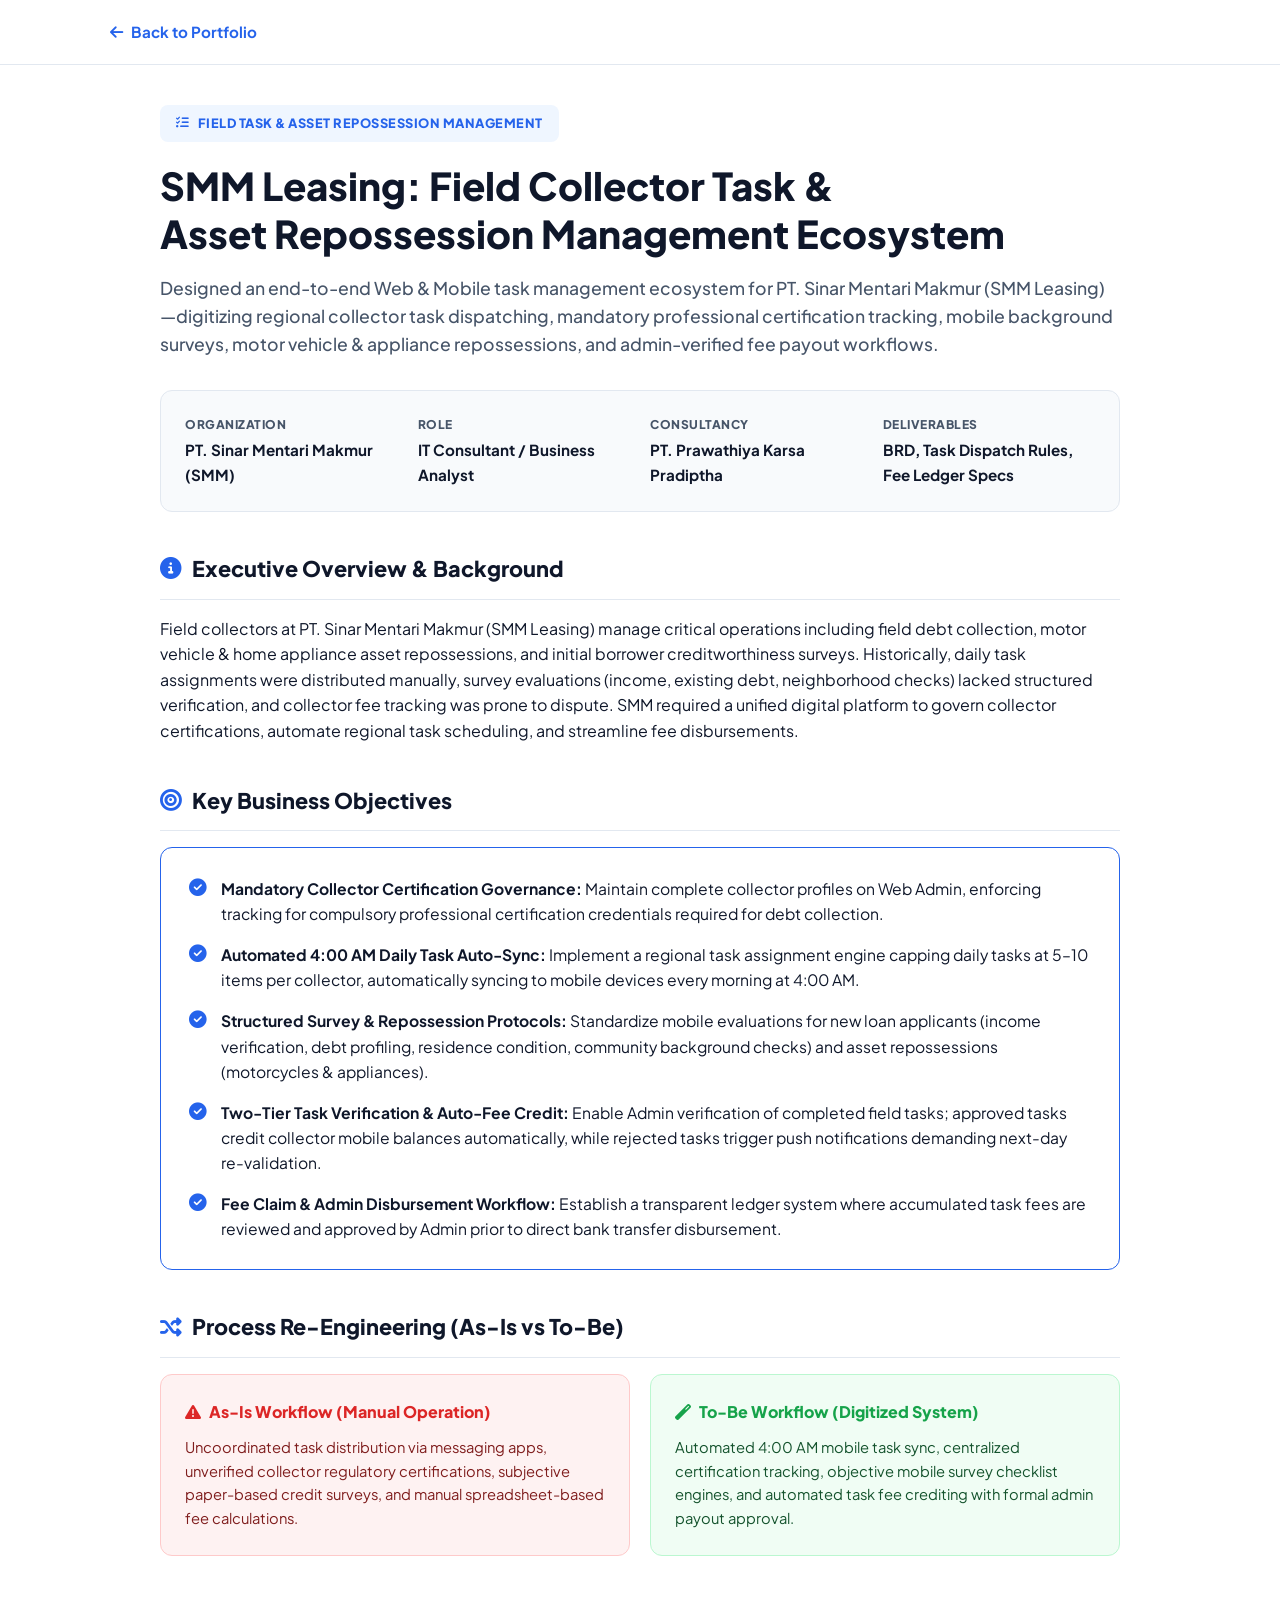
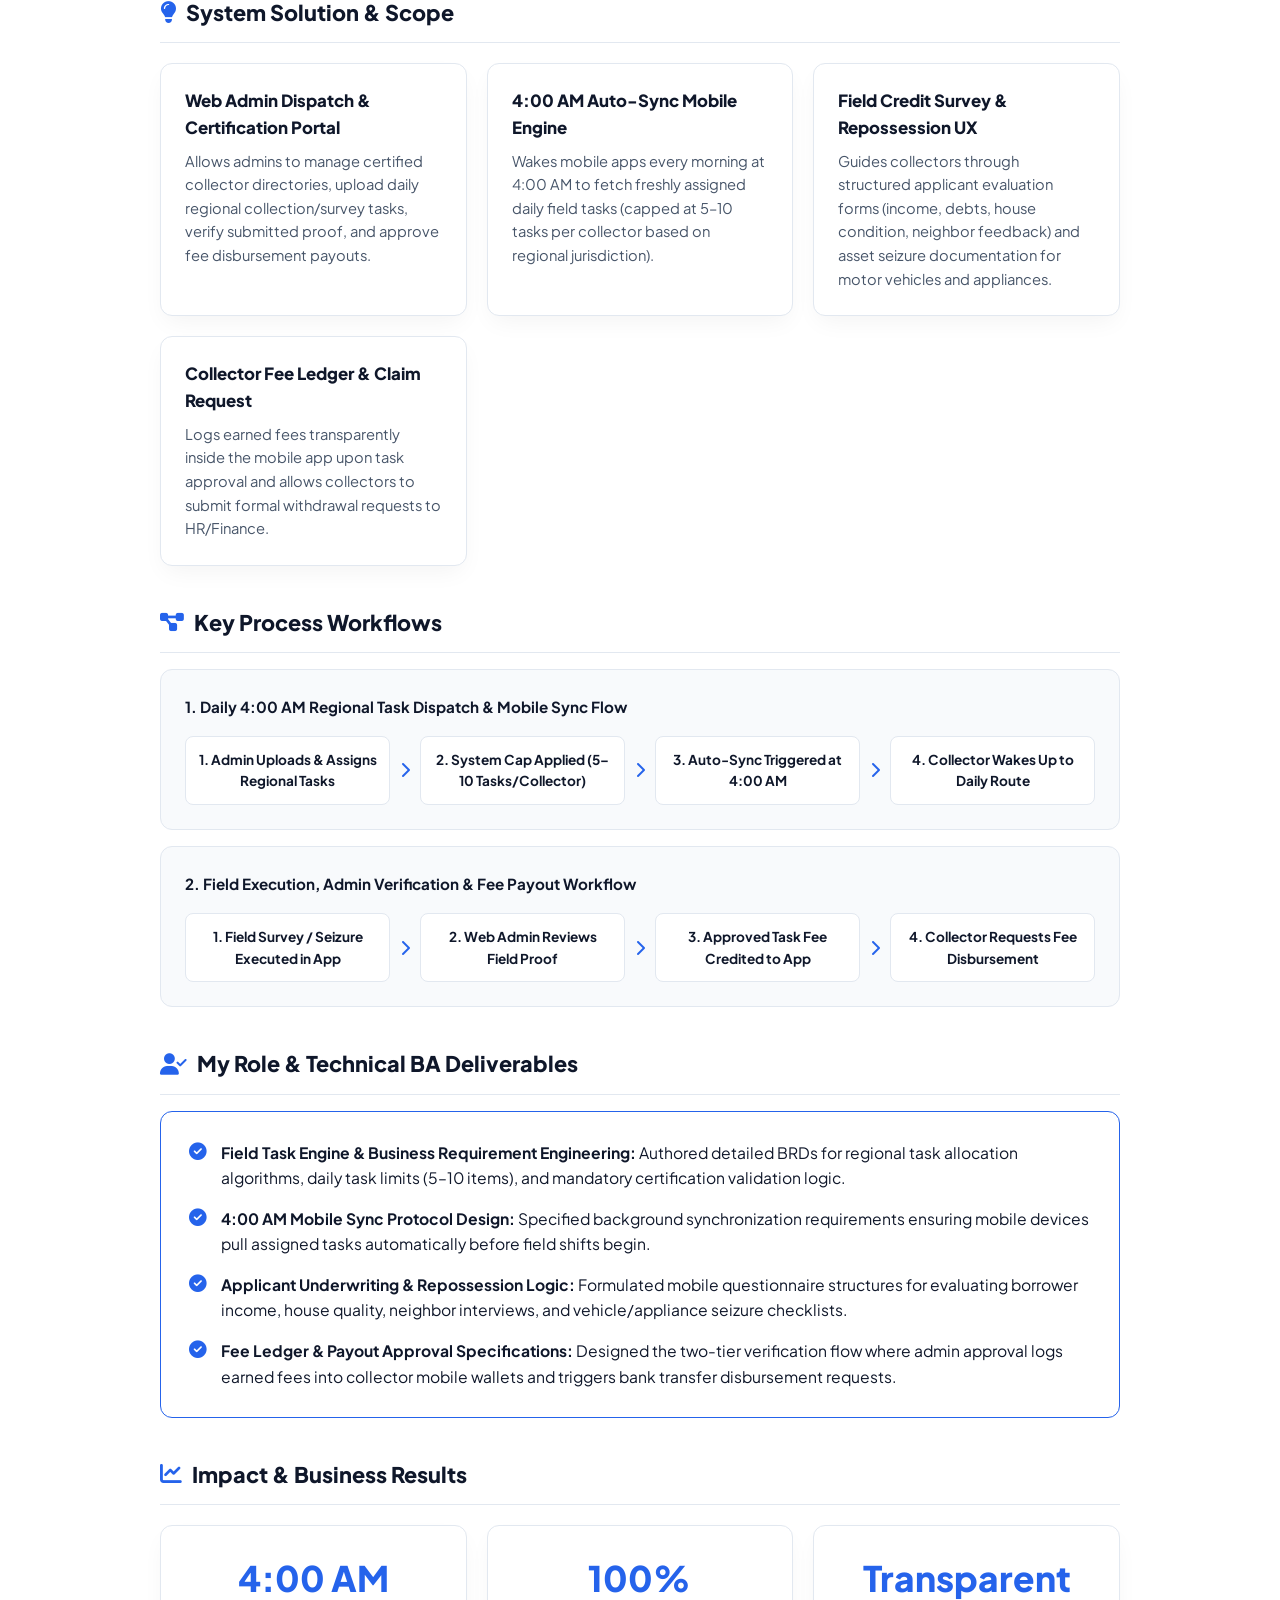
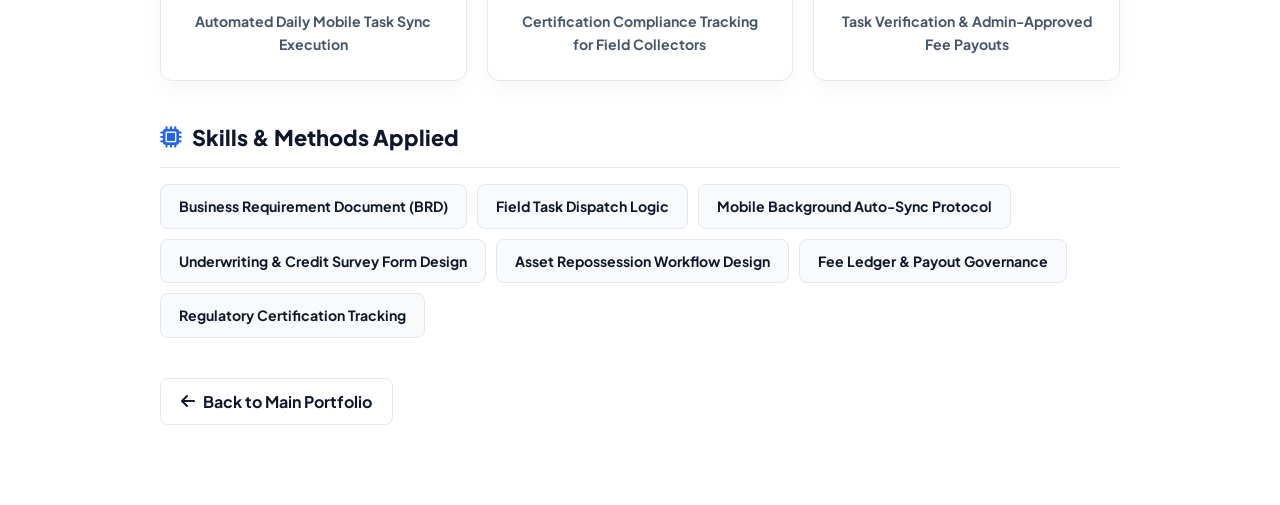
<file: projects/prawathiya-smm-collector.html>
<!DOCTYPE html>
<html lang="en">
<head>
    <meta charset="UTF-8">
    <meta name="viewport" content="width=device-width, initial-scale=1.0">
    <title>SMM Leasing Field Collector & Task Management System</title>
    <link href="https://fonts.googleapis.com/css2?family=Plus+Jakarta+Sans:wght@400;500;600;700;800&display=swap" rel="stylesheet">
    <link rel="stylesheet" href="https://cdnjs.cloudflare.com/ajax/libs/font-awesome/6.4.0/css/all.min.css">
    <style>
        :root {
            --primary-blue: #2563eb;
            --hover-blue: #1d4ed8;
            --text-dark: #0f172a;
            --text-muted: #475569;
            --bg-light: #f8fafc;
            --badge-bg: #eff6ff;
            --border-color: #e2e8f0;
            --card-shadow: 0 10px 25px -5px rgba(0, 0, 0, 0.05);
        }

        * { box-sizing: border-box; margin: 0; padding: 0; }
        body { font-family: 'Plus Jakarta Sans', sans-serif; color: var(--text-dark); background-color: #ffffff; line-height: 1.6; }

        .header-nav { border-bottom: 1px solid var(--border-color); background: #ffffff; position: sticky; top: 0; z-index: 100; }
        .nav-container { max-width: 1100px; margin: 0 auto; padding: 20px; display: flex; align-items: center; justify-content: space-between; }
        .back-link { display: inline-flex; align-items: center; gap: 8px; color: var(--primary-blue); text-decoration: none; font-weight: 700; font-size: 0.95rem; }

        .case-study-container { max-width: 1000px; margin: 0 auto; padding: 40px 20px 80px 20px; }

        .cs-category-badge {
            display: inline-flex;
            align-items: center;
            gap: 8px;
            background-color: var(--badge-bg);
            color: var(--primary-blue);
            font-size: 0.8rem;
            font-weight: 800;
            padding: 8px 16px;
            border-radius: 8px;
            letter-spacing: 0.5px;
            text-transform: uppercase;
            margin-bottom: 20px;
        }

        .cs-title { font-size: 2.4rem; font-weight: 800; color: var(--text-dark); line-height: 1.25; margin-bottom: 16px; }
        .cs-subtitle { font-size: 1.1rem; color: var(--text-muted); font-weight: 500; margin-bottom: 32px; }

        /* Meta Box */
        .meta-grid {
            display: grid;
            grid-template-columns: repeat(4, 1fr);
            gap: 20px;
            background-color: var(--bg-light);
            border: 1px solid var(--border-color);
            border-radius: 12px;
            padding: 24px;
            margin-bottom: 40px;
        }
        .meta-item { display: flex; flex-direction: column; gap: 4px; }
        .meta-label { font-size: 0.75rem; font-weight: 800; color: var(--text-muted); text-transform: uppercase; letter-spacing: 0.5px; }
        .meta-value { font-size: 0.95rem; font-weight: 700; color: var(--text-dark); }

        /* Sections & Headings */
        .cs-section { margin-bottom: 40px; }
        .section-title {
            font-size: 1.35rem;
            font-weight: 800;
            color: var(--text-dark);
            margin-bottom: 16px;
            display: flex;
            align-items: center;
            gap: 10px;
            border-bottom: 1px solid var(--border-color);
            padding-bottom: 12px;
        }
        .section-title i { color: var(--primary-blue); }

        /* Objectives Card */
        .objectives-card {
            background: #ffffff;
            border: 1.5px solid var(--primary-blue);
            border-radius: 12px;
            padding: 28px;
            margin-top: 16px;
        }
        .bullet-list-blue { list-style: none; }
        .bullet-list-blue li { position: relative; padding-left: 32px; margin-bottom: 16px; font-size: 0.98rem; color: var(--text-dark); }
        .bullet-list-blue li:last-child { margin-bottom: 0; }
        .bullet-list-blue li i { position: absolute; left: 0; top: 3px; color: var(--primary-blue); font-size: 1.1rem; }

        /* As-Is vs To-Be Cards */
        .as-is-to-be-grid { display: grid; grid-template-columns: 1fr 1fr; gap: 20px; margin-top: 16px; }
        .as-is-card { background-color: #fef2f2; border: 1px solid #fecaca; border-radius: 12px; padding: 24px; }
        .to-be-card { background-color: #f0fdf4; border: 1px solid #bbf7d0; border-radius: 12px; padding: 24px; }
        .card-header-status { font-weight: 800; font-size: 1rem; margin-bottom: 12px; display: flex; align-items: center; gap: 8px; }
        .as-is-card .card-header-status { color: #dc2626; }
        .to-be-card .card-header-status { color: #16a34a; }

        /* Solution Grid */
        .feature-grid { display: grid; grid-template-columns: repeat(auto-fit, minmax(280px, 1fr)); gap: 20px; margin-top: 20px; }
        .feature-card { background: #ffffff; border: 1px solid var(--border-color); border-radius: 12px; padding: 24px; box-shadow: var(--card-shadow); }
        .feature-card h3 { font-size: 1.05rem; font-weight: 800; margin-bottom: 8px; }
        .feature-card p { font-size: 0.92rem; color: var(--text-muted); }

        /* Workflow Box */
        .flow-box { background: var(--bg-light); border: 1px solid var(--border-color); border-radius: 12px; padding: 24px; margin: 16px 0; }
        .flow-steps { display: flex; align-items: center; justify-content: space-between; gap: 10px; margin-top: 16px; }
        .flow-step { background: #ffffff; border: 1px solid var(--border-color); padding: 12px; border-radius: 8px; text-align: center; font-size: 0.85rem; font-weight: 700; flex: 1; }

        /* Impact Grid */
        .impact-grid { display: grid; grid-template-columns: repeat(3, 1fr); gap: 20px; margin-top: 20px; }
        .stat-card { background: #ffffff; border: 1px solid var(--border-color); padding: 24px; border-radius: 12px; text-align: center; box-shadow: var(--card-shadow); }
        .stat-number { font-size: 2.2rem; font-weight: 800; color: var(--primary-blue); }
        .stat-desc { font-size: 0.88rem; font-weight: 700; color: var(--text-muted); margin-top: 4px; }

        /* Skills Badges */
        .skills-flex { display: flex; flex-wrap: wrap; gap: 10px; margin-top: 16px; }
        .skill-btn { background: var(--bg-light); border: 1px solid var(--border-color); padding: 10px 18px; border-radius: 8px; font-weight: 700; font-size: 0.88rem; color: var(--text-dark); }

        .back-btn-container { margin-top: 40px; }
        .btn-outline-back { display: inline-flex; align-items: center; gap: 8px; border: 1px solid var(--border-color); padding: 10px 20px; border-radius: 8px; color: var(--text-dark); text-decoration: none; font-weight: 700; }

        @media (max-width: 768px) {
            .meta-grid { grid-template-columns: 1fr 1fr; }
            .as-is-to-be-grid { grid-template-columns: 1fr; }
            .flow-steps { flex-direction: column; }
            .impact-grid { grid-template-columns: 1fr; }
        }
    </style>
</head>
<body>

    <header class="header-nav">
        <div class="nav-container">
            <a href="../index.html" class="back-link"><i class="fas fa-arrow-left"></i> Back to Portfolio</a>
        </div>
    </header>

    <main class="case-study-container">
        
        <!-- Category Badge -->
        <div class="cs-category-badge">
            <i class="fas fa-tasks"></i> FIELD TASK & ASSET REPOSSESSION MANAGEMENT
        </div>

        <!-- Title & Subtitle -->
        <h1 class="cs-title">SMM Leasing: Field Collector Task &<br>Asset Repossession Management Ecosystem</h1>
        <p class="cs-subtitle">Designed an end-to-end Web & Mobile task management ecosystem for PT. Sinar Mentari Makmur (SMM Leasing)—digitizing regional collector task dispatching, mandatory professional certification tracking, mobile background surveys, motor vehicle & appliance repossessions, and admin-verified fee payout workflows.</p>

        <!-- Meta Grid -->
        <div class="meta-grid">
            <div class="meta-item">
                <span class="meta-label">ORGANIZATION</span>
                <span class="meta-value">PT. Sinar Mentari Makmur (SMM)</span>
            </div>
            <div class="meta-item">
                <span class="meta-label">ROLE</span>
                <span class="meta-value">IT Consultant / Business Analyst</span>
            </div>
            <div class="meta-item">
                <span class="meta-label">CONSULTANCY</span>
                <span class="meta-value">PT. Prawathiya Karsa Pradiptha</span>
            </div>
            <div class="meta-item">
                <span class="meta-label">DELIVERABLES</span>
                <span class="meta-value">BRD, Task Dispatch Rules, Fee Ledger Specs</span>
            </div>
        </div>

        <!-- Executive Overview & Background -->
        <section class="cs-section">
            <h2 class="section-title"><i class="fas fa-info-circle"></i> Executive Overview & Background</h2>
            <p>Field collectors at PT. Sinar Mentari Makmur (SMM Leasing) manage critical operations including field debt collection, motor vehicle & home appliance asset repossessions, and initial borrower creditworthiness surveys. Historically, daily task assignments were distributed manually, survey evaluations (income, existing debt, neighborhood checks) lacked structured verification, and collector fee tracking was prone to dispute. SMM required a unified digital platform to govern collector certifications, automate regional task scheduling, and streamline fee disbursements.</p>
        </section>

        <!-- Key Business Objectives -->
        <section class="cs-section">
            <h2 class="section-title"><i class="fas fa-bullseye"></i> Key Business Objectives</h2>
            <div class="objectives-card">
                <ul class="bullet-list-blue">
                    <li><i class="fas fa-check-circle"></i> <strong>Mandatory Collector Certification Governance:</strong> Maintain complete collector profiles on Web Admin, enforcing tracking for compulsory professional certification credentials required for debt collection.</li>
                    <li><i class="fas fa-check-circle"></i> <strong>Automated 4:00 AM Daily Task Auto-Sync:</strong> Implement a regional task assignment engine capping daily tasks at 5–10 items per collector, automatically syncing to mobile devices every morning at 4:00 AM.</li>
                    <li><i class="fas fa-check-circle"></i> <strong>Structured Survey & Repossession Protocols:</strong> Standardize mobile evaluations for new loan applicants (income verification, debt profiling, residence condition, community background checks) and asset repossessions (motorcycles & appliances).</li>
                    <li><i class="fas fa-check-circle"></i> <strong>Two-Tier Task Verification & Auto-Fee Credit:</strong> Enable Admin verification of completed field tasks; approved tasks credit collector mobile balances automatically, while rejected tasks trigger push notifications demanding next-day re-validation.</li>
                    <li><i class="fas fa-check-circle"></i> <strong>Fee Claim & Admin Disbursement Workflow:</strong> Establish a transparent ledger system where accumulated task fees are reviewed and approved by Admin prior to direct bank transfer disbursement.</li>
                </ul>
            </div>
        </section>

        <!-- Process Re-Engineering (As-Is vs To-Be) -->
        <section class="cs-section">
            <h2 class="section-title"><i class="fas fa-random"></i> Process Re-Engineering (As-Is vs To-Be)</h2>
            <div class="as-is-to-be-grid">
                <div class="as-is-card">
                    <div class="card-header-status"><i class="fas fa-exclamation-triangle"></i> As-Is Workflow (Manual Operation)</div>
                    <p style="font-size: 0.92rem; color: #7f1d1d;">Uncoordinated task distribution via messaging apps, unverified collector regulatory certifications, subjective paper-based credit surveys, and manual spreadsheet-based fee calculations.</p>
                </div>
                <div class="to-be-card">
                    <div class="card-header-status"><i class="fas fa-magic"></i> To-Be Workflow (Digitized System)</div>
                    <p style="font-size: 0.92rem; color: #14532d;">Automated 4:00 AM mobile task sync, centralized certification tracking, objective mobile survey checklist engines, and automated task fee crediting with formal admin payout approval.</p>
                </div>
            </div>
        </section>

        <!-- System Solution & Scope -->
        <section class="cs-section">
            <h2 class="section-title"><i class="fas fa-lightbulb"></i> System Solution & Scope</h2>
            <div class="feature-grid">
                <div class="feature-card">
                    <h3>Web Admin Dispatch & Certification Portal</h3>
                    <p>Allows admins to manage certified collector directories, upload daily regional collection/survey tasks, verify submitted proof, and approve fee disbursement payouts.</p>
                </div>
                <div class="feature-card">
                    <h3>4:00 AM Auto-Sync Mobile Engine</h3>
                    <p>Wakes mobile apps every morning at 4:00 AM to fetch freshly assigned daily field tasks (capped at 5–10 tasks per collector based on regional jurisdiction).</p>
                </div>
                <div class="feature-card">
                    <h3>Field Credit Survey & Repossession UX</h3>
                    <p>Guides collectors through structured applicant evaluation forms (income, debts, house condition, neighbor feedback) and asset seizure documentation for motor vehicles and appliances.</p>
                </div>
                <div class="feature-card">
                    <h3>Collector Fee Ledger & Claim Request</h3>
                    <p>Logs earned fees transparently inside the mobile app upon task approval and allows collectors to submit formal withdrawal requests to HR/Finance.</p>
                </div>
            </div>
        </section>

        <!-- Key Process Workflows -->
        <section class="cs-section">
            <h2 class="section-title"><i class="fas fa-project-diagram"></i> Key Process Workflows</h2>
            
            <div class="flow-box">
                <strong style="font-size: 0.95rem;">1. Daily 4:00 AM Regional Task Dispatch & Mobile Sync Flow</strong>
                <div class="flow-steps">
                    <div class="flow-step">1. Admin Uploads & Assigns Regional Tasks</div>
                    <i class="fas fa-chevron-right" style="color: var(--primary-blue);"></i>
                    <div class="flow-step">2. System Cap Applied (5–10 Tasks/Collector)</div>
                    <i class="fas fa-chevron-right" style="color: var(--primary-blue);"></i>
                    <div class="flow-step">3. Auto-Sync Triggered at 4:00 AM</div>
                    <i class="fas fa-chevron-right" style="color: var(--primary-blue);"></i>
                    <div class="flow-step">4. Collector Wakes Up to Daily Route</div>
                </div>
            </div>

            <div class="flow-box">
                <strong style="font-size: 0.95rem;">2. Field Execution, Admin Verification & Fee Payout Workflow</strong>
                <div class="flow-steps">
                    <div class="flow-step">1. Field Survey / Seizure Executed in App</div>
                    <i class="fas fa-chevron-right" style="color: var(--primary-blue);"></i>
                    <div class="flow-step">2. Web Admin Reviews Field Proof</div>
                    <i class="fas fa-chevron-right" style="color: var(--primary-blue);"></i>
                    <div class="flow-step">3. Approved Task Fee Credited to App</div>
                    <i class="fas fa-chevron-right" style="color: var(--primary-blue);"></i>
                    <div class="flow-step">4. Collector Requests Fee Disbursement</div>
                </div>
            </div>
        </section>

        <!-- My Role & Technical BA Deliverables -->
        <section class="cs-section">
            <h2 class="section-title"><i class="fas fa-user-check"></i> My Role & Technical BA Deliverables</h2>
            <div class="objectives-card">
                <ul class="bullet-list-blue">
                    <li><i class="fas fa-check-circle"></i> <strong>Field Task Engine & Business Requirement Engineering:</strong> Authored detailed BRDs for regional task allocation algorithms, daily task limits (5–10 items), and mandatory certification validation logic.</li>
                    <li><i class="fas fa-check-circle"></i> <strong>4:00 AM Mobile Sync Protocol Design:</strong> Specified background synchronization requirements ensuring mobile devices pull assigned tasks automatically before field shifts begin.</li>
                    <li><i class="fas fa-check-circle"></i> <strong>Applicant Underwriting & Repossession Logic:</strong> Formulated mobile questionnaire structures for evaluating borrower income, house quality, neighbor interviews, and vehicle/appliance seizure checklists.</li>
                    <li><i class="fas fa-check-circle"></i> <strong>Fee Ledger & Payout Approval Specifications:</strong> Designed the two-tier verification flow where admin approval logs earned fees into collector mobile wallets and triggers bank transfer disbursement requests.</li>
                </ul>
            </div>
        </section>

        <!-- Impact & Business Results -->
        <section class="cs-section">
            <h2 class="section-title"><i class="fas fa-chart-line"></i> Impact & Business Results</h2>
            <div class="impact-grid">
                <div class="stat-card">
                    <div class="stat-number">4:00 AM</div>
                    <div class="stat-desc">Automated Daily Mobile Task Sync Execution</div>
                </div>
                <div class="stat-card">
                    <div class="stat-number">100%</div>
                    <div class="stat-desc">Certification Compliance Tracking for Field Collectors</div>
                </div>
                <div class="stat-card">
                    <div class="stat-number">Transparent</div>
                    <div class="stat-desc">Task Verification & Admin-Approved Fee Payouts</div>
                </div>
            </div>
        </section>

        <!-- Skills & Methods Applied -->
        <section class="cs-section">
            <h2 class="section-title"><i class="fas fa-microchip"></i> Skills & Methods Applied</h2>
            <div class="skills-flex">
                <div class="skill-btn">Business Requirement Document (BRD)</div>
                <div class="skill-btn">Field Task Dispatch Logic</div>
                <div class="skill-btn">Mobile Background Auto-Sync Protocol</div>
                <div class="skill-btn">Underwriting & Credit Survey Form Design</div>
                <div class="skill-btn">Asset Repossession Workflow Design</div>
                <div class="skill-btn">Fee Ledger & Payout Governance</div>
                <div class="skill-btn">Regulatory Certification Tracking</div>
            </div>
        </section>

        <!-- Back Button Bottom -->
        <div class="back-btn-container">
            <a href="../index.html" class="btn-outline-back"><i class="fas fa-arrow-left"></i> Back to Main Portfolio</a>
        </div>

    </main>

</body>
</html>
</file>
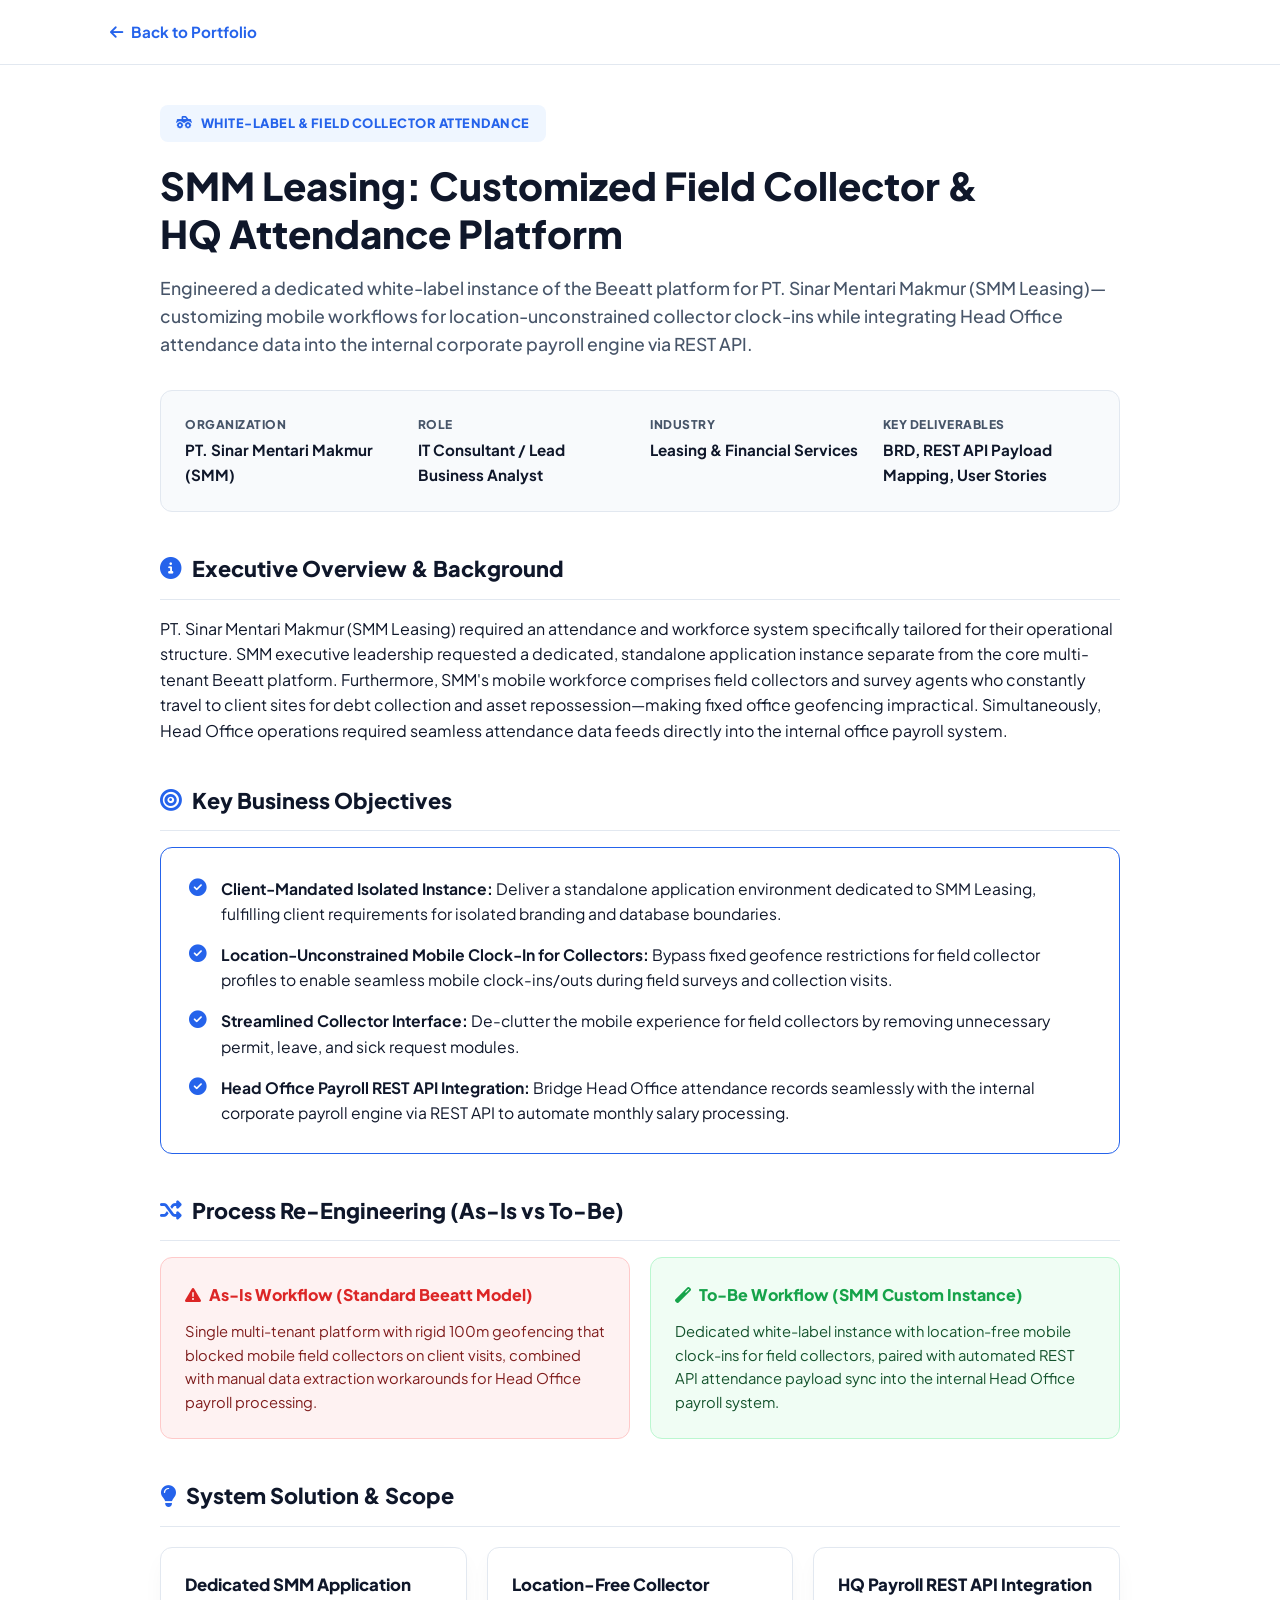
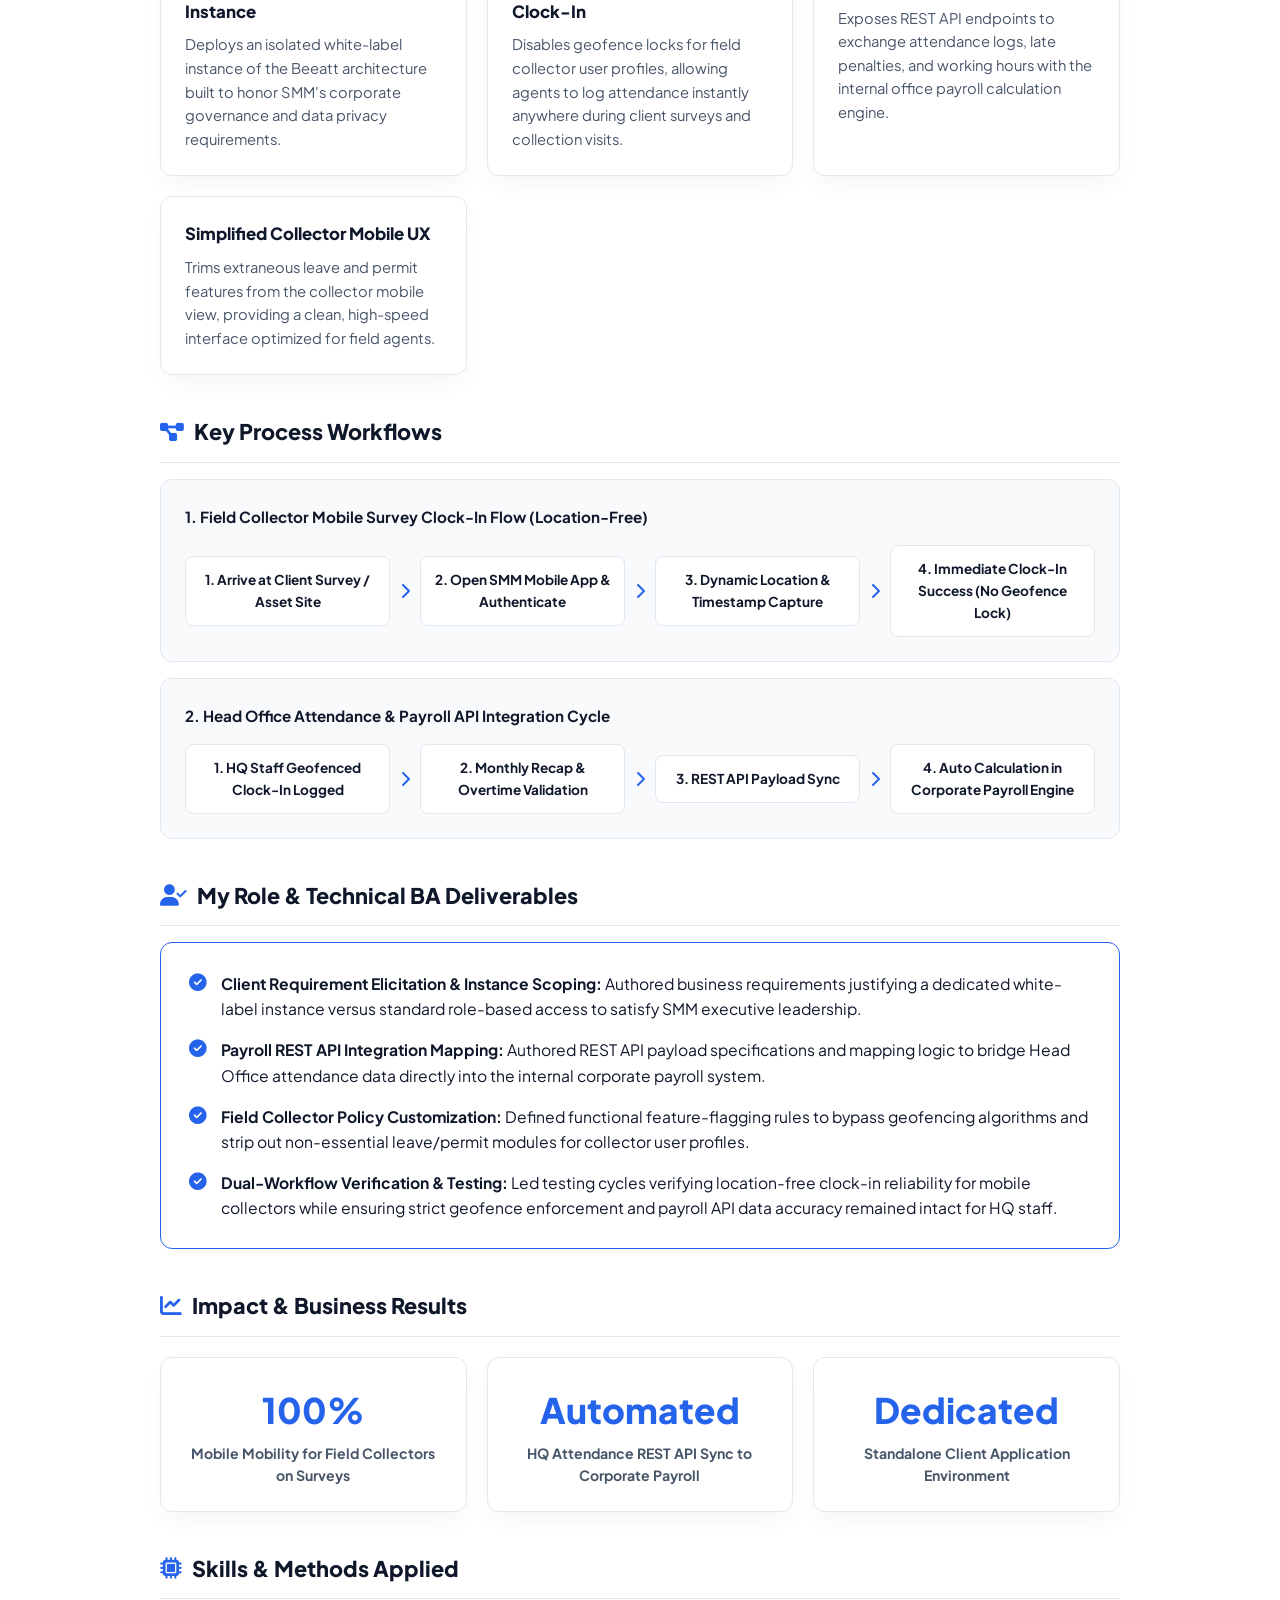
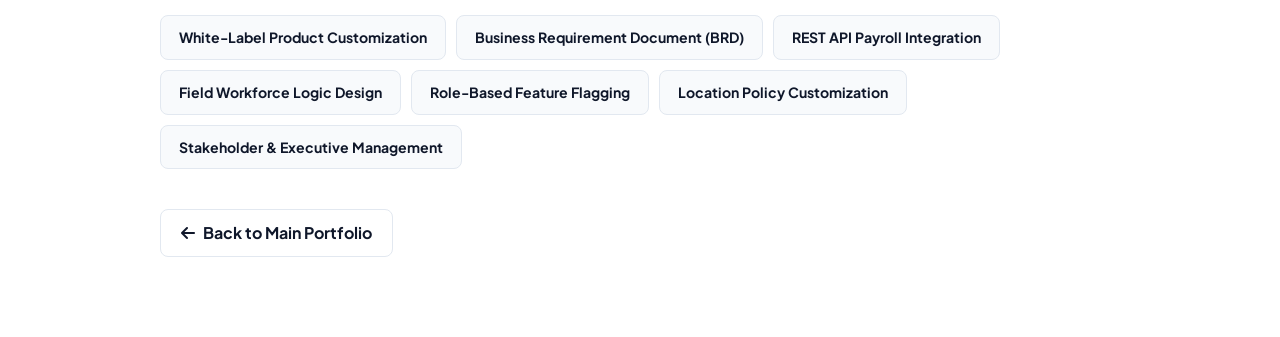
<file: projects/prawathiya-smm.html>
<!DOCTYPE html>
<html lang="en">
<head>
    <meta charset="UTF-8">
    <meta name="viewport" content="width=device-width, initial-scale=1.0">
    <title>SMM Leasing Attendance System</title>
    <link href="https://fonts.googleapis.com/css2?family=Plus+Jakarta+Sans:wght@400;500;600;700;800&display=swap" rel="stylesheet">
    <link rel="stylesheet" href="https://cdnjs.cloudflare.com/ajax/libs/font-awesome/6.4.0/css/all.min.css">
    <style>
        :root {
            --primary-blue: #2563eb;
            --hover-blue: #1d4ed8;
            --text-dark: #0f172a;
            --text-muted: #475569;
            --bg-light: #f8fafc;
            --badge-bg: #eff6ff;
            --border-color: #e2e8f0;
            --card-shadow: 0 10px 25px -5px rgba(0, 0, 0, 0.05);
        }

        * { box-sizing: border-box; margin: 0; padding: 0; }
        body { font-family: 'Plus Jakarta Sans', sans-serif; color: var(--text-dark); background-color: #ffffff; line-height: 1.6; }

        .header-nav { border-bottom: 1px solid var(--border-color); background: #ffffff; position: sticky; top: 0; z-index: 100; }
        .nav-container { max-width: 1100px; margin: 0 auto; padding: 20px; display: flex; align-items: center; justify-content: space-between; }
        .back-link { display: inline-flex; align-items: center; gap: 8px; color: var(--primary-blue); text-decoration: none; font-weight: 700; font-size: 0.95rem; }

        .case-study-container { max-width: 1000px; margin: 0 auto; padding: 40px 20px 80px 20px; }

        .cs-category-badge {
            display: inline-flex;
            align-items: center;
            gap: 8px;
            background-color: var(--badge-bg);
            color: var(--primary-blue);
            font-size: 0.8rem;
            font-weight: 800;
            padding: 8px 16px;
            border-radius: 8px;
            letter-spacing: 0.5px;
            text-transform: uppercase;
            margin-bottom: 20px;
        }

        .cs-title { font-size: 2.4rem; font-weight: 800; color: var(--text-dark); line-height: 1.25; margin-bottom: 16px; }
        .cs-subtitle { font-size: 1.1rem; color: var(--text-muted); font-weight: 500; margin-bottom: 32px; }

        /* Meta Box */
        .meta-grid {
            display: grid;
            grid-template-columns: repeat(4, 1fr);
            gap: 20px;
            background-color: var(--bg-light);
            border: 1px solid var(--border-color);
            border-radius: 12px;
            padding: 24px;
            margin-bottom: 40px;
        }
        .meta-item { display: flex; flex-direction: column; gap: 4px; }
        .meta-label { font-size: 0.75rem; font-weight: 800; color: var(--text-muted); text-transform: uppercase; letter-spacing: 0.5px; }
        .meta-value { font-size: 0.95rem; font-weight: 700; color: var(--text-dark); }

        /* Sections & Headings */
        .cs-section { margin-bottom: 40px; }
        .section-title {
            font-size: 1.35rem;
            font-weight: 800;
            color: var(--text-dark);
            margin-bottom: 16px;
            display: flex;
            align-items: center;
            gap: 10px;
            border-bottom: 1px solid var(--border-color);
            padding-bottom: 12px;
        }
        .section-title i { color: var(--primary-blue); }

        /* Objectives Card */
        .objectives-card {
            background: #ffffff;
            border: 1.5px solid var(--primary-blue);
            border-radius: 12px;
            padding: 28px;
            margin-top: 16px;
        }
        .bullet-list-blue { list-style: none; }
        .bullet-list-blue li { position: relative; padding-left: 32px; margin-bottom: 16px; font-size: 0.98rem; color: var(--text-dark); }
        .bullet-list-blue li:last-child { margin-bottom: 0; }
        .bullet-list-blue li i { position: absolute; left: 0; top: 3px; color: var(--primary-blue); font-size: 1.1rem; }

        /* As-Is vs To-Be Cards */
        .as-is-to-be-grid { display: grid; grid-template-columns: 1fr 1fr; gap: 20px; margin-top: 16px; }
        .as-is-card { background-color: #fef2f2; border: 1px solid #fecaca; border-radius: 12px; padding: 24px; }
        .to-be-card { background-color: #f0fdf4; border: 1px solid #bbf7d0; border-radius: 12px; padding: 24px; }
        .card-header-status { font-weight: 800; font-size: 1rem; margin-bottom: 12px; display: flex; align-items: center; gap: 8px; }
        .as-is-card .card-header-status { color: #dc2626; }
        .to-be-card .card-header-status { color: #16a34a; }

        /* Solution Grid */
        .feature-grid { display: grid; grid-template-columns: repeat(auto-fit, minmax(280px, 1fr)); gap: 20px; margin-top: 20px; }
        .feature-card { background: #ffffff; border: 1px solid var(--border-color); border-radius: 12px; padding: 24px; box-shadow: var(--card-shadow); }
        .feature-card h3 { font-size: 1.05rem; font-weight: 800; margin-bottom: 8px; }
        .feature-card p { font-size: 0.92rem; color: var(--text-muted); }

        /* Workflow Box */
        .flow-box { background: var(--bg-light); border: 1px solid var(--border-color); border-radius: 12px; padding: 24px; margin: 16px 0; }
        .flow-steps { display: flex; align-items: center; justify-content: space-between; gap: 10px; margin-top: 16px; }
        .flow-step { background: #ffffff; border: 1px solid var(--border-color); padding: 12px; border-radius: 8px; text-align: center; font-size: 0.85rem; font-weight: 700; flex: 1; }

        /* Impact Grid */
        .impact-grid { display: grid; grid-template-columns: repeat(3, 1fr); gap: 20px; margin-top: 20px; }
        .stat-card { background: #ffffff; border: 1px solid var(--border-color); padding: 24px; border-radius: 12px; text-align: center; box-shadow: var(--card-shadow); }
        .stat-number { font-size: 2.2rem; font-weight: 800; color: var(--primary-blue); }
        .stat-desc { font-size: 0.88rem; font-weight: 700; color: var(--text-muted); margin-top: 4px; }

        /* Skills Badges */
        .skills-flex { display: flex; flex-wrap: wrap; gap: 10px; margin-top: 16px; }
        .skill-btn { background: var(--bg-light); border: 1px solid var(--border-color); padding: 10px 18px; border-radius: 8px; font-weight: 700; font-size: 0.88rem; color: var(--text-dark); }

        .back-btn-container { margin-top: 40px; }
        .btn-outline-back { display: inline-flex; align-items: center; gap: 8px; border: 1px solid var(--border-color); padding: 10px 20px; border-radius: 8px; color: var(--text-dark); text-decoration: none; font-weight: 700; }

        @media (max-width: 768px) {
            .meta-grid { grid-template-columns: 1fr 1fr; }
            .as-is-to-be-grid { grid-template-columns: 1fr; }
            .flow-steps { flex-direction: column; }
            .impact-grid { grid-template-columns: 1fr; }
        }
    </style>
</head>
<body>

    <header class="header-nav">
        <div class="nav-container">
            <a href="../index.html" class="back-link"><i class="fas fa-arrow-left"></i> Back to Portfolio</a>
        </div>
    </header>

    <main class="case-study-container">
        
        <!-- Category Badge -->
        <div class="cs-category-badge">
            <i class="fas fa-truck-monster"></i> WHITE-LABEL & FIELD COLLECTOR ATTENDANCE
        </div>

        <!-- Title & Subtitle -->
        <h1 class="cs-title">SMM Leasing: Customized Field Collector &<br>HQ Attendance Platform</h1>
        <p class="cs-subtitle">Engineered a dedicated white-label instance of the Beeatt platform for PT. Sinar Mentari Makmur (SMM Leasing)—customizing mobile workflows for location-unconstrained collector clock-ins while integrating Head Office attendance data into the internal corporate payroll engine via REST API.</p>

        <!-- Meta Grid -->
        <div class="meta-grid">
            <div class="meta-item">
                <span class="meta-label">ORGANIZATION</span>
                <span class="meta-value">PT. Sinar Mentari Makmur (SMM)</span>
            </div>
            <div class="meta-item">
                <span class="meta-label">ROLE</span>
                <span class="meta-value">IT Consultant / Lead Business Analyst</span>
            </div>
            <div class="meta-item">
                <span class="meta-label">INDUSTRY</span>
                <span class="meta-value">Leasing & Financial Services</span>
            </div>
            <div class="meta-item">
                <span class="meta-label">KEY DELIVERABLES</span>
                <span class="meta-value">BRD, REST API Payload Mapping, User Stories</span>
            </div>
        </div>

        <!-- Executive Overview & Background -->
        <section class="cs-section">
            <h2 class="section-title"><i class="fas fa-info-circle"></i> Executive Overview & Background</h2>
            <p>PT. Sinar Mentari Makmur (SMM Leasing) required an attendance and workforce system specifically tailored for their operational structure. SMM executive leadership requested a dedicated, standalone application instance separate from the core multi-tenant Beeatt platform. Furthermore, SMM's mobile workforce comprises field collectors and survey agents who constantly travel to client sites for debt collection and asset repossession—making fixed office geofencing impractical. Simultaneously, Head Office operations required seamless attendance data feeds directly into the internal office payroll system.</p>
        </section>

        <!-- Key Business Objectives -->
        <section class="cs-section">
            <h2 class="section-title"><i class="fas fa-bullseye"></i> Key Business Objectives</h2>
            <div class="objectives-card">
                <ul class="bullet-list-blue">
                    <li><i class="fas fa-check-circle"></i> <strong>Client-Mandated Isolated Instance:</strong> Deliver a standalone application environment dedicated to SMM Leasing, fulfilling client requirements for isolated branding and database boundaries.</li>
                    <li><i class="fas fa-check-circle"></i> <strong>Location-Unconstrained Mobile Clock-In for Collectors:</strong> Bypass fixed geofence restrictions for field collector profiles to enable seamless mobile clock-ins/outs during field surveys and collection visits.</li>
                    <li><i class="fas fa-check-circle"></i> <strong>Streamlined Collector Interface:</strong> De-clutter the mobile experience for field collectors by removing unnecessary permit, leave, and sick request modules.</li>
                    <li><i class="fas fa-check-circle"></i> <strong>Head Office Payroll REST API Integration:</strong> Bridge Head Office attendance records seamlessly with the internal corporate payroll engine via REST API to automate monthly salary processing.</li>
                </ul>
            </div>
        </section>

        <!-- Process Re-Engineering (As-Is vs To-Be) -->
        <section class="cs-section">
            <h2 class="section-title"><i class="fas fa-random"></i> Process Re-Engineering (As-Is vs To-Be)</h2>
            <div class="as-is-to-be-grid">
                <div class="as-is-card">
                    <div class="card-header-status"><i class="fas fa-exclamation-triangle"></i> As-Is Workflow (Standard Beeatt Model)</div>
                    <p style="font-size: 0.92rem; color: #7f1d1d;">Single multi-tenant platform with rigid 100m geofencing that blocked mobile field collectors on client visits, combined with manual data extraction workarounds for Head Office payroll processing.</p>
                </div>
                <div class="to-be-card">
                    <div class="card-header-status"><i class="fas fa-magic"></i> To-Be Workflow (SMM Custom Instance)</div>
                    <p style="font-size: 0.92rem; color: #14532d;">Dedicated white-label instance with location-free mobile clock-ins for field collectors, paired with automated REST API attendance payload sync into the internal Head Office payroll system.</p>
                </div>
            </div>
        </section>

        <!-- System Solution & Scope -->
        <section class="cs-section">
            <h2 class="section-title"><i class="fas fa-lightbulb"></i> System Solution & Scope</h2>
            <div class="feature-grid">
                <div class="feature-card">
                    <h3>Dedicated SMM Application Instance</h3>
                    <p>Deploys an isolated white-label instance of the Beeatt architecture built to honor SMM's corporate governance and data privacy requirements.</p>
                </div>
                <div class="feature-card">
                    <h3>Location-Free Collector Clock-In</h3>
                    <p>Disables geofence locks for field collector user profiles, allowing agents to log attendance instantly anywhere during client surveys and collection visits.</p>
                </div>
                <div class="feature-card">
                    <h3>HQ Payroll REST API Integration</h3>
                    <p>Exposes REST API endpoints to exchange attendance logs, late penalties, and working hours with the internal office payroll calculation engine.</p>
                </div>
                <div class="feature-card">
                    <h3>Simplified Collector Mobile UX</h3>
                    <p>Trims extraneous leave and permit features from the collector mobile view, providing a clean, high-speed interface optimized for field agents.</p>
                </div>
            </div>
        </section>

        <!-- Key Process Workflows -->
        <section class="cs-section">
            <h2 class="section-title"><i class="fas fa-project-diagram"></i> Key Process Workflows</h2>
            
            <div class="flow-box">
                <strong style="font-size: 0.95rem;">1. Field Collector Mobile Survey Clock-In Flow (Location-Free)</strong>
                <div class="flow-steps">
                    <div class="flow-step">1. Arrive at Client Survey / Asset Site</div>
                    <i class="fas fa-chevron-right" style="color: var(--primary-blue);"></i>
                    <div class="flow-step">2. Open SMM Mobile App & Authenticate</div>
                    <i class="fas fa-chevron-right" style="color: var(--primary-blue);"></i>
                    <div class="flow-step">3. Dynamic Location & Timestamp Capture</div>
                    <i class="fas fa-chevron-right" style="color: var(--primary-blue);"></i>
                    <div class="flow-step">4. Immediate Clock-In Success (No Geofence Lock)</div>
                </div>
            </div>

            <div class="flow-box">
                <strong style="font-size: 0.95rem;">2. Head Office Attendance & Payroll API Integration Cycle</strong>
                <div class="flow-steps">
                    <div class="flow-step">1. HQ Staff Geofenced Clock-In Logged</div>
                    <i class="fas fa-chevron-right" style="color: var(--primary-blue);"></i>
                    <div class="flow-step">2. Monthly Recap & Overtime Validation</div>
                    <i class="fas fa-chevron-right" style="color: var(--primary-blue);"></i>
                    <div class="flow-step">3. REST API Payload Sync</div>
                    <i class="fas fa-chevron-right" style="color: var(--primary-blue);"></i>
                    <div class="flow-step">4. Auto Calculation in Corporate Payroll Engine</div>
                </div>
            </div>
        </section>

        <!-- My Role & Technical BA Deliverables -->
        <section class="cs-section">
            <h2 class="section-title"><i class="fas fa-user-check"></i> My Role & Technical BA Deliverables</h2>
            <div class="objectives-card">
                <ul class="bullet-list-blue">
                    <li><i class="fas fa-check-circle"></i> <strong>Client Requirement Elicitation & Instance Scoping:</strong> Authored business requirements justifying a dedicated white-label instance versus standard role-based access to satisfy SMM executive leadership.</li>
                    <li><i class="fas fa-check-circle"></i> <strong>Payroll REST API Integration Mapping:</strong> Authored REST API payload specifications and mapping logic to bridge Head Office attendance data directly into the internal corporate payroll system.</li>
                    <li><i class="fas fa-check-circle"></i> <strong>Field Collector Policy Customization:</strong> Defined functional feature-flagging rules to bypass geofencing algorithms and strip out non-essential leave/permit modules for collector user profiles.</li>
                    <li><i class="fas fa-check-circle"></i> <strong>Dual-Workflow Verification & Testing:</strong> Led testing cycles verifying location-free clock-in reliability for mobile collectors while ensuring strict geofence enforcement and payroll API data accuracy remained intact for HQ staff.</li>
                </ul>
            </div>
        </section>

        <!-- Impact & Business Results -->
        <section class="cs-section">
            <h2 class="section-title"><i class="fas fa-chart-line"></i> Impact & Business Results</h2>
            <div class="impact-grid">
                <div class="stat-card">
                    <div class="stat-number">100%</div>
                    <div class="stat-desc">Mobile Mobility for Field Collectors on Surveys</div>
                </div>
                <div class="stat-card">
                    <div class="stat-number">Automated</div>
                    <div class="stat-desc">HQ Attendance REST API Sync to Corporate Payroll</div>
                </div>
                <div class="stat-card">
                    <div class="stat-number">Dedicated</div>
                    <div class="stat-desc">Standalone Client Application Environment</div>
                </div>
            </div>
        </section>

        <!-- Skills & Methods Applied -->
        <section class="cs-section">
            <h2 class="section-title"><i class="fas fa-microchip"></i> Skills & Methods Applied</h2>
            <div class="skills-flex">
                <div class="skill-btn">White-Label Product Customization</div>
                <div class="skill-btn">Business Requirement Document (BRD)</div>
                <div class="skill-btn">REST API Payroll Integration</div>
                <div class="skill-btn">Field Workforce Logic Design</div>
                <div class="skill-btn">Role-Based Feature Flagging</div>
                <div class="skill-btn">Location Policy Customization</div>
                <div class="skill-btn">Stakeholder & Executive Management</div>
            </div>
        </section>

        <!-- Back Button Bottom -->
        <div class="back-btn-container">
            <a href="../index.html" class="btn-outline-back"><i class="fas fa-arrow-left"></i> Back to Main Portfolio</a>
        </div>

    </main>

</body>
</html>
</file>
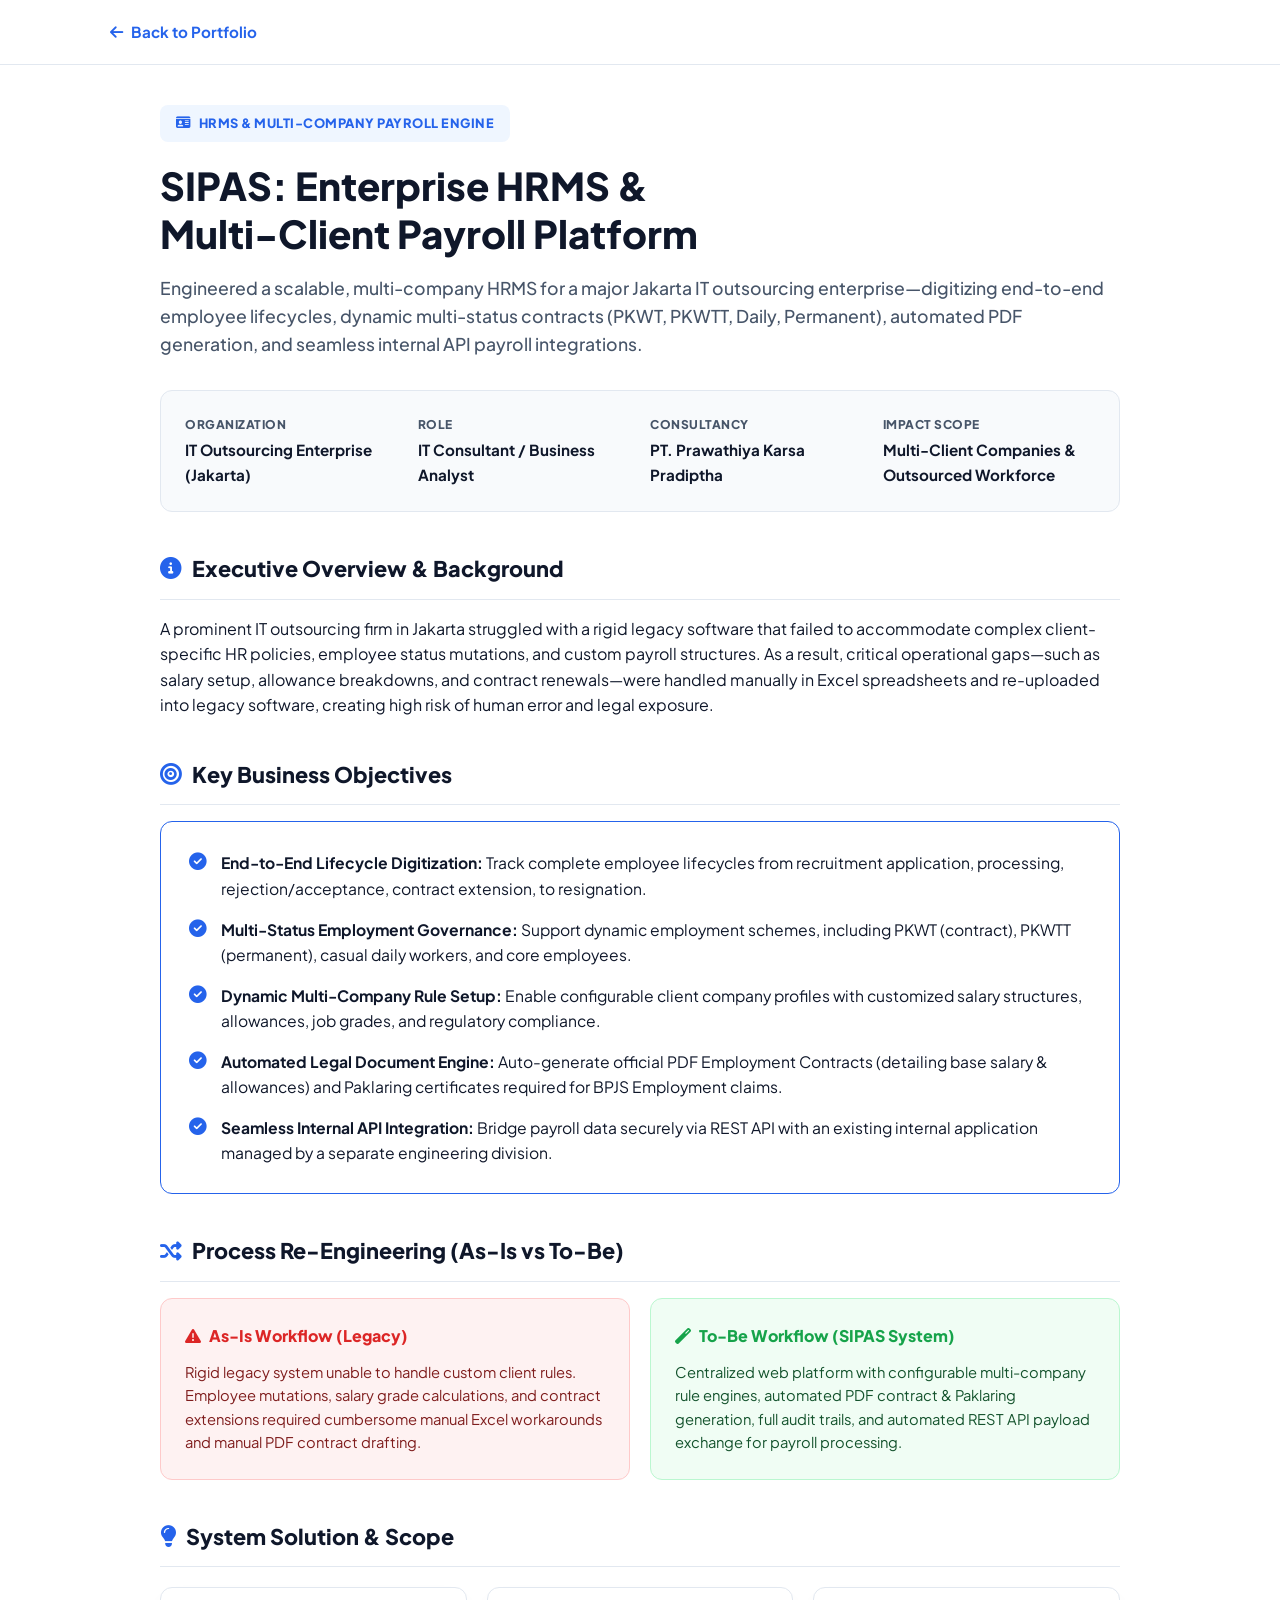
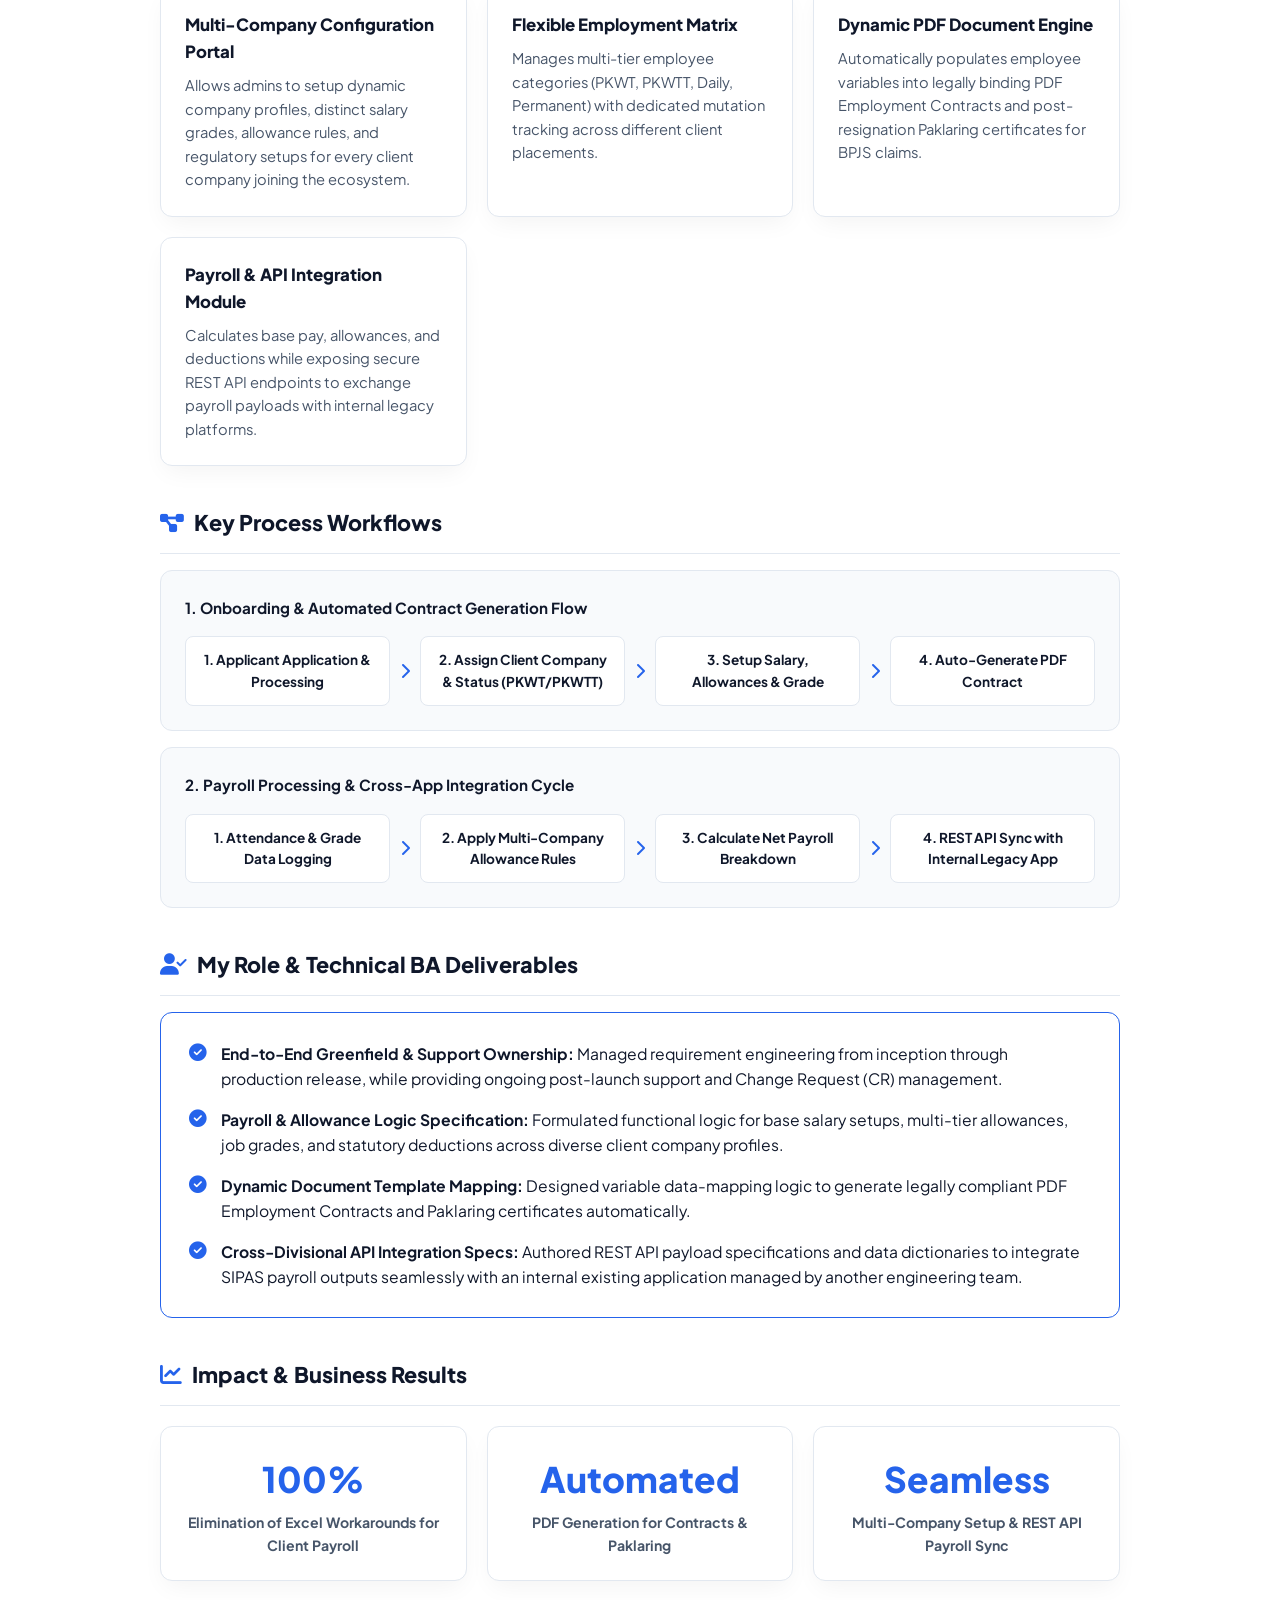
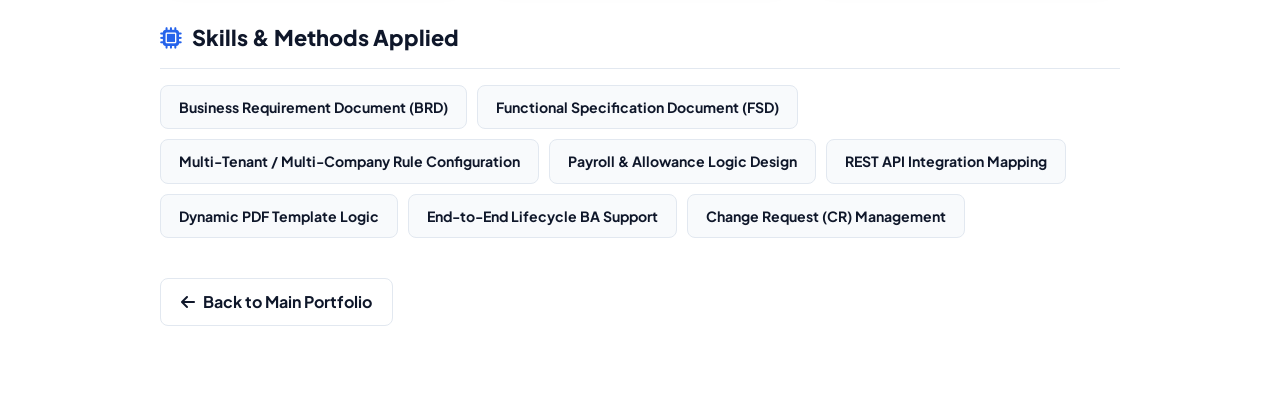
<file: projects/projects/prawathiya-sipas.html>
<!DOCTYPE html>
<html lang="en">
<head>
    <meta charset="UTF-8">
    <meta name="viewport" content="width=device-width, initial-scale=1.0">
    <title>SIPAS HRMS</title>
    <link href="https://fonts.googleapis.com/css2?family=Plus+Jakarta+Sans:wght@400;500;600;700;800&display=swap" rel="stylesheet">
    <link rel="stylesheet" href="https://cdnjs.cloudflare.com/ajax/libs/font-awesome/6.4.0/css/all.min.css">
    <style>
        :root {
            --primary-blue: #2563eb;
            --hover-blue: #1d4ed8;
            --text-dark: #0f172a;
            --text-muted: #475569;
            --bg-light: #f8fafc;
            --badge-bg: #eff6ff;
            --border-color: #e2e8f0;
            --card-shadow: 0 10px 25px -5px rgba(0, 0, 0, 0.05);
        }

        * { box-sizing: border-box; margin: 0; padding: 0; }
        body { font-family: 'Plus Jakarta Sans', sans-serif; color: var(--text-dark); background-color: #ffffff; line-height: 1.6; }

        .header-nav { border-bottom: 1px solid var(--border-color); background: #ffffff; position: sticky; top: 0; z-index: 100; }
        .nav-container { max-width: 1100px; margin: 0 auto; padding: 20px; display: flex; align-items: center; justify-content: space-between; }
        .back-link { display: inline-flex; align-items: center; gap: 8px; color: var(--primary-blue); text-decoration: none; font-weight: 700; font-size: 0.95rem; }

        .case-study-container { max-width: 1000px; margin: 0 auto; padding: 40px 20px 80px 20px; }

        .cs-category-badge {
            display: inline-flex;
            align-items: center;
            gap: 8px;
            background-color: var(--badge-bg);
            color: var(--primary-blue);
            font-size: 0.8rem;
            font-weight: 800;
            padding: 8px 16px;
            border-radius: 8px;
            letter-spacing: 0.5px;
            text-transform: uppercase;
            margin-bottom: 20px;
        }

        .cs-title { font-size: 2.4rem; font-weight: 800; color: var(--text-dark); line-height: 1.25; margin-bottom: 16px; }
        .cs-subtitle { font-size: 1.1rem; color: var(--text-muted); font-weight: 500; margin-bottom: 32px; }

        /* Meta Box */
        .meta-grid {
            display: grid;
            grid-template-columns: repeat(4, 1fr);
            gap: 20px;
            background-color: var(--bg-light);
            border: 1px solid var(--border-color);
            border-radius: 12px;
            padding: 24px;
            margin-bottom: 40px;
        }
        .meta-item { display: flex; flex-direction: column; gap: 4px; }
        .meta-label { font-size: 0.75rem; font-weight: 800; color: var(--text-muted); text-transform: uppercase; letter-spacing: 0.5px; }
        .meta-value { font-size: 0.95rem; font-weight: 700; color: var(--text-dark); }

        /* Sections & Headings */
        .cs-section { margin-bottom: 40px; }
        .section-title {
            font-size: 1.35rem;
            font-weight: 800;
            color: var(--text-dark);
            margin-bottom: 16px;
            display: flex;
            align-items: center;
            gap: 10px;
            border-bottom: 1px solid var(--border-color);
            padding-bottom: 12px;
        }
        .section-title i { color: var(--primary-blue); }

        /* Objectives Card */
        .objectives-card {
            background: #ffffff;
            border: 1.5px solid var(--primary-blue);
            border-radius: 12px;
            padding: 28px;
            margin-top: 16px;
        }
        .bullet-list-blue { list-style: none; }
        .bullet-list-blue li { position: relative; padding-left: 32px; margin-bottom: 16px; font-size: 0.98rem; color: var(--text-dark); }
        .bullet-list-blue li:last-child { margin-bottom: 0; }
        .bullet-list-blue li i { position: absolute; left: 0; top: 3px; color: var(--primary-blue); font-size: 1.1rem; }

        /* As-Is vs To-Be Cards */
        .as-is-to-be-grid { display: grid; grid-template-columns: 1fr 1fr; gap: 20px; margin-top: 16px; }
        .as-is-card { background-color: #fef2f2; border: 1px solid #fecaca; border-radius: 12px; padding: 24px; }
        .to-be-card { background-color: #f0fdf4; border: 1px solid #bbf7d0; border-radius: 12px; padding: 24px; }
        .card-header-status { font-weight: 800; font-size: 1rem; margin-bottom: 12px; display: flex; align-items: center; gap: 8px; }
        .as-is-card .card-header-status { color: #dc2626; }
        .to-be-card .card-header-status { color: #16a34a; }

        /* Solution Grid */
        .feature-grid { display: grid; grid-template-columns: repeat(auto-fit, minmax(280px, 1fr)); gap: 20px; margin-top: 20px; }
        .feature-card { background: #ffffff; border: 1px solid var(--border-color); border-radius: 12px; padding: 24px; box-shadow: var(--card-shadow); }
        .feature-card h3 { font-size: 1.05rem; font-weight: 800; margin-bottom: 8px; }
        .feature-card p { font-size: 0.92rem; color: var(--text-muted); }

        /* Workflow Box */
        .flow-box { background: var(--bg-light); border: 1px solid var(--border-color); border-radius: 12px; padding: 24px; margin: 16px 0; }
        .flow-steps { display: flex; align-items: center; justify-content: space-between; gap: 10px; margin-top: 16px; }
        .flow-step { background: #ffffff; border: 1px solid var(--border-color); padding: 12px; border-radius: 8px; text-align: center; font-size: 0.85rem; font-weight: 700; flex: 1; }

        /* Impact Grid */
        .impact-grid { display: grid; grid-template-columns: repeat(3, 1fr); gap: 20px; margin-top: 20px; }
        .stat-card { background: #ffffff; border: 1px solid var(--border-color); padding: 24px; border-radius: 12px; text-align: center; box-shadow: var(--card-shadow); }
        .stat-number { font-size: 2.2rem; font-weight: 800; color: var(--primary-blue); }
        .stat-desc { font-size: 0.88rem; font-weight: 700; color: var(--text-muted); margin-top: 4px; }

        /* Skills Badges */
        .skills-flex { display: flex; flex-wrap: wrap; gap: 10px; margin-top: 16px; }
        .skill-btn { background: var(--bg-light); border: 1px solid var(--border-color); padding: 10px 18px; border-radius: 8px; font-weight: 700; font-size: 0.88rem; color: var(--text-dark); }

        .back-btn-container { margin-top: 40px; }
        .btn-outline-back { display: inline-flex; align-items: center; gap: 8px; border: 1px solid var(--border-color); padding: 10px 20px; border-radius: 8px; color: var(--text-dark); text-decoration: none; font-weight: 700; }

        @media (max-width: 768px) {
            .meta-grid { grid-template-columns: 1fr 1fr; }
            .as-is-to-be-grid { grid-template-columns: 1fr; }
            .flow-steps { flex-direction: column; }
            .impact-grid { grid-template-columns: 1fr; }
        }
    </style>
</head>
<body>

    <header class="header-nav">
        <div class="nav-container">
            <a href="../index.html" class="back-link"><i class="fas fa-arrow-left"></i> Back to Portfolio</a>
        </div>
    </header>

    <main class="case-study-container">
        
        <!-- Category Badge -->
        <div class="cs-category-badge">
            <i class="fas fa-id-card"></i> HRMS & MULTI-COMPANY PAYROLL ENGINE
        </div>

        <!-- Title & Subtitle -->
        <h1 class="cs-title">SIPAS: Enterprise HRMS &<br>Multi-Client Payroll Platform</h1>
        <p class="cs-subtitle">Engineered a scalable, multi-company HRMS for a major Jakarta IT outsourcing enterprise—digitizing end-to-end employee lifecycles, dynamic multi-status contracts (PKWT, PKWTT, Daily, Permanent), automated PDF generation, and seamless internal API payroll integrations.</p>

        <!-- Meta Grid -->
        <div class="meta-grid">
            <div class="meta-item">
                <span class="meta-label">ORGANIZATION</span>
                <span class="meta-value">IT Outsourcing Enterprise (Jakarta)</span>
            </div>
            <div class="meta-item">
                <span class="meta-label">ROLE</span>
                <span class="meta-value">IT Consultant / Business Analyst</span>
            </div>
            <div class="meta-item">
                <span class="meta-label">CONSULTANCY</span>
                <span class="meta-value">PT. Prawathiya Karsa Pradiptha</span>
            </div>
            <div class="meta-item">
                <span class="meta-label">IMPACT SCOPE</span>
                <span class="meta-value">Multi-Client Companies & Outsourced Workforce</span>
            </div>
        </div>

        <!-- Executive Overview & Background -->
        <section class="cs-section">
            <h2 class="section-title"><i class="fas fa-info-circle"></i> Executive Overview & Background</h2>
            <p>A prominent IT outsourcing firm in Jakarta struggled with a rigid legacy software that failed to accommodate complex client-specific HR policies, employee status mutations, and custom payroll structures. As a result, critical operational gaps—such as salary setup, allowance breakdowns, and contract renewals—were handled manually in Excel spreadsheets and re-uploaded into legacy software, creating high risk of human error and legal exposure.</p>
        </section>

        <!-- Key Business Objectives -->
        <section class="cs-section">
            <h2 class="section-title"><i class="fas fa-bullseye"></i> Key Business Objectives</h2>
            <div class="objectives-card">
                <ul class="bullet-list-blue">
                    <li><i class="fas fa-check-circle"></i> <strong>End-to-End Lifecycle Digitization:</strong> Track complete employee lifecycles from recruitment application, processing, rejection/acceptance, contract extension, to resignation.</li>
                    <li><i class="fas fa-check-circle"></i> <strong>Multi-Status Employment Governance:</strong> Support dynamic employment schemes, including PKWT (contract), PKWTT (permanent), casual daily workers, and core employees.</li>
                    <li><i class="fas fa-check-circle"></i> <strong>Dynamic Multi-Company Rule Setup:</strong> Enable configurable client company profiles with customized salary structures, allowances, job grades, and regulatory compliance.</li>
                    <li><i class="fas fa-check-circle"></i> <strong>Automated Legal Document Engine:</strong> Auto-generate official PDF Employment Contracts (detailing base salary & allowances) and Paklaring certificates required for BPJS Employment claims.</li>
                    <li><i class="fas fa-check-circle"></i> <strong>Seamless Internal API Integration:</strong> Bridge payroll data securely via REST API with an existing internal application managed by a separate engineering division.</li>
                </ul>
            </div>
        </section>

        <!-- Process Re-Engineering (As-Is vs To-Be) -->
        <section class="cs-section">
            <h2 class="section-title"><i class="fas fa-random"></i> Process Re-Engineering (As-Is vs To-Be)</h2>
            <div class="as-is-to-be-grid">
                <div class="as-is-card">
                    <div class="card-header-status"><i class="fas fa-exclamation-triangle"></i> As-Is Workflow (Legacy)</div>
                    <p style="font-size: 0.92rem; color: #7f1d1d;">Rigid legacy system unable to handle custom client rules. Employee mutations, salary grade calculations, and contract extensions required cumbersome manual Excel workarounds and manual PDF contract drafting.</p>
                </div>
                <div class="to-be-card">
                    <div class="card-header-status"><i class="fas fa-magic"></i> To-Be Workflow (SIPAS System)</div>
                    <p style="font-size: 0.92rem; color: #14532d;">Centralized web platform with configurable multi-company rule engines, automated PDF contract & Paklaring generation, full audit trails, and automated REST API payload exchange for payroll processing.</p>
                </div>
            </div>
        </section>

        <!-- System Solution & Scope -->
        <section class="cs-section">
            <h2 class="section-title"><i class="fas fa-lightbulb"></i> System Solution & Scope</h2>
            <div class="feature-grid">
                <div class="feature-card">
                    <h3>Multi-Company Configuration Portal</h3>
                    <p>Allows admins to setup dynamic company profiles, distinct salary grades, allowance rules, and regulatory setups for every client company joining the ecosystem.</p>
                </div>
                <div class="feature-card">
                    <h3>Flexible Employment Matrix</h3>
                    <p>Manages multi-tier employee categories (PKWT, PKWTT, Daily, Permanent) with dedicated mutation tracking across different client placements.</p>
                </div>
                <div class="feature-card">
                    <h3>Dynamic PDF Document Engine</h3>
                    <p>Automatically populates employee variables into legally binding PDF Employment Contracts and post-resignation Paklaring certificates for BPJS claims.</p>
                </div>
                <div class="feature-card">
                    <h3>Payroll & API Integration Module</h3>
                    <p>Calculates base pay, allowances, and deductions while exposing secure REST API endpoints to exchange payroll payloads with internal legacy platforms.</p>
                </div>
            </div>
        </section>

        <!-- Key Process Workflows -->
        <section class="cs-section">
            <h2 class="section-title"><i class="fas fa-project-diagram"></i> Key Process Workflows</h2>
            
            <div class="flow-box">
                <strong style="font-size: 0.95rem;">1. Onboarding & Automated Contract Generation Flow</strong>
                <div class="flow-steps">
                    <div class="flow-step">1. Applicant Application & Processing</div>
                    <i class="fas fa-chevron-right" style="color: var(--primary-blue);"></i>
                    <div class="flow-step">2. Assign Client Company & Status (PKWT/PKWTT)</div>
                    <i class="fas fa-chevron-right" style="color: var(--primary-blue);"></i>
                    <div class="flow-step">3. Setup Salary, Allowances & Grade</div>
                    <i class="fas fa-chevron-right" style="color: var(--primary-blue);"></i>
                    <div class="flow-step">4. Auto-Generate PDF Contract</div>
                </div>
            </div>

            <div class="flow-box">
                <strong style="font-size: 0.95rem;">2. Payroll Processing & Cross-App Integration Cycle</strong>
                <div class="flow-steps">
                    <div class="flow-step">1. Attendance & Grade Data Logging</div>
                    <i class="fas fa-chevron-right" style="color: var(--primary-blue);"></i>
                    <div class="flow-step">2. Apply Multi-Company Allowance Rules</div>
                    <i class="fas fa-chevron-right" style="color: var(--primary-blue);"></i>
                    <div class="flow-step">3. Calculate Net Payroll Breakdown</div>
                    <i class="fas fa-chevron-right" style="color: var(--primary-blue);"></i>
                    <div class="flow-step">4. REST API Sync with Internal Legacy App</div>
                </div>
            </div>
        </section>

        <!-- My Role & Technical BA Deliverables -->
        <section class="cs-section">
            <h2 class="section-title"><i class="fas fa-user-check"></i> My Role & Technical BA Deliverables</h2>
            <div class="objectives-card">
                <ul class="bullet-list-blue">
                    <li><i class="fas fa-check-circle"></i> <strong>End-to-End Greenfield & Support Ownership:</strong> Managed requirement engineering from inception through production release, while providing ongoing post-launch support and Change Request (CR) management.</li>
                    <li><i class="fas fa-check-circle"></i> <strong>Payroll & Allowance Logic Specification:</strong> Formulated functional logic for base salary setups, multi-tier allowances, job grades, and statutory deductions across diverse client company profiles.</li>
                    <li><i class="fas fa-check-circle"></i> <strong>Dynamic Document Template Mapping:</strong> Designed variable data-mapping logic to generate legally compliant PDF Employment Contracts and Paklaring certificates automatically.</li>
                    <li><i class="fas fa-check-circle"></i> <strong>Cross-Divisional API Integration Specs:</strong> Authored REST API payload specifications and data dictionaries to integrate SIPAS payroll outputs seamlessly with an internal existing application managed by another engineering team.</li>
                </ul>
            </div>
        </section>

        <!-- Impact & Business Results -->
        <section class="cs-section">
            <h2 class="section-title"><i class="fas fa-chart-line"></i> Impact & Business Results</h2>
            <div class="impact-grid">
                <div class="stat-card">
                    <div class="stat-number">100%</div>
                    <div class="stat-desc">Elimination of Excel Workarounds for Client Payroll</div>
                </div>
                <div class="stat-card">
                    <div class="stat-number">Automated</div>
                    <div class="stat-desc">PDF Generation for Contracts & Paklaring</div>
                </div>
                <div class="stat-card">
                    <div class="stat-number">Seamless</div>
                    <div class="stat-desc">Multi-Company Setup & REST API Payroll Sync</div>
                </div>
            </div>
        </section>

        <!-- Skills & Methods Applied -->
        <section class="cs-section">
            <h2 class="section-title"><i class="fas fa-microchip"></i> Skills & Methods Applied</h2>
            <div class="skills-flex">
                <div class="skill-btn">Business Requirement Document (BRD)</div>
                <div class="skill-btn">Functional Specification Document (FSD)</div>
                <div class="skill-btn">Multi-Tenant / Multi-Company Rule Configuration</div>
                <div class="skill-btn">Payroll & Allowance Logic Design</div>
                <div class="skill-btn">REST API Integration Mapping</div>
                <div class="skill-btn">Dynamic PDF Template Logic</div>
                <div class="skill-btn">End-to-End Lifecycle BA Support</div>
                <div class="skill-btn">Change Request (CR) Management</div>
            </div>
        </section>

        <!-- Back Button Bottom -->
        <div class="back-btn-container">
            <a href="../index.html" class="btn-outline-back"><i class="fas fa-arrow-left"></i> Back to Main Portfolio</a>
        </div>

    </main>

</body>
</html>
</file>
<file: style.css>
/* ===========================
   RESET & GLOBAL VARIABLES
=========================== */
:root {
    --primary-blue: #2563eb;
    --hover-blue: #1d4ed8;
    --text-dark: #0f172a;
    --text-muted: #475569;
    --bg-light: #f8fafc;
    --badge-bg: #eff6ff;
    --border-color: #e2e8f0;
    --card-shadow: 0 12px 30px -5px rgba(0, 0, 0, 0.08);
    --gradient-accent: linear-gradient(90deg, #2563eb 0%, #3b82f6 100%);
}

* {
    box-sizing: border-box;
    margin: 0;
    padding: 0;
}

html, body {
    width: 100%;
    min-height: 100%;
    background-color: #ffffff;
    color: var(--text-dark);
    font-family: 'Plus Jakarta Sans', sans-serif;
    line-height: 1.6;
    overflow-x: hidden;
    overflow-y: auto;
}

/* ===========================
   HERO SECTION (DESKTOP)
=========================== */
.hero-section {
    display: flex;
    align-items: center;
    justify-content: space-between;
    min-height: 85vh;
    max-width: 1200px;
    margin: 0 auto;
    padding: 20px 20px 40px 20px;
    border-bottom: 1px solid var(--border-color);
    background-color: #ffffff;
}

.hero-left {
    flex: 1;
    max-width: 50%;
    padding-right: 40px;
    display: flex;
    flex-direction: column;
    justify-content: center;
    gap: 20px;
}

.top-nav {
    display: flex;
    align-items: center;
    gap: 20px;
    font-size: 0.9rem;
    color: var(--text-muted);
    font-weight: 500;
}

.top-nav a {
    color: var(--text-dark);
    text-decoration: none;
    display: flex;
    align-items: center;
    gap: 8px;
    transition: color 0.2s;
}

.top-nav a:hover { color: var(--primary-blue); }
.top-nav .divider { color: #cbd5e1; }

.hero-content {
    max-width: 580px;
    margin: 0;
}

.role-badge {
    display: inline-flex;
    align-items: center;
    gap: 8px;
    background-color: var(--badge-bg);
    color: var(--primary-blue);
    padding: 8px 16px;
    border-radius: 999px;
    font-size: 0.75rem;
    font-weight: 800;
    letter-spacing: 0.8px;
    margin-bottom: 20px;
}

.role-badge .dot {
    width: 8px;
    height: 8px;
    background-color: var(--primary-blue);
    border-radius: 50%;
}

.main-title {
    font-size: 3.8rem;
    font-weight: 800;
    line-height: 1.1;
    color: var(--text-dark);
    letter-spacing: -1px;
    margin-bottom: 4px;
}

.sub-title {
    font-size: 2.8rem;
    font-weight: 800;
    color: var(--primary-blue);
    margin-bottom: 20px;
    position: relative;
    display: inline-block;
}

.sub-title::after {
    content: '';
    position: absolute;
    left: 0;
    bottom: -10px;
    width: 48px;
    height: 4px;
    background: var(--gradient-accent);
    border-radius: 2px;
}

.description {
    font-size: 1.05rem;
    color: var(--text-muted);
    line-height: 1.6;
    margin-top: 24px;
    margin-bottom: 28px;
    font-weight: 500;
}

.cta-buttons { display: flex; gap: 16px; margin-bottom: 36px; }

.btn {
    display: inline-flex;
    align-items: center;
    gap: 10px;
    padding: 14px 28px;
    border-radius: 12px;
    font-weight: 700;
    font-size: 1rem;
    text-decoration: none;
    transition: all 0.2s;
    cursor: pointer;
}

.btn-primary {
    background-color: var(--primary-blue);
    color: white;
    border: none;
    box-shadow: 0 10px 15px -3px rgba(37, 99, 235, 0.3);
}

.btn-primary:hover {
    background-color: var(--hover-blue);
    transform: translateY(-2px);
}

.btn-secondary {
    background-color: white;
    color: var(--text-dark);
    border: 1.5px solid var(--border-color);
}

.btn-secondary:hover {
    background-color: var(--bg-light);
    transform: translateY(-2px);
}

.skills-list { display: flex; gap: 12px; flex-wrap: wrap; }

.skill-item {
    display: flex;
    align-items: center;
    gap: 10px;
    background-color: var(--bg-light);
    border: 1px solid var(--border-color);
    padding: 10px 18px;
    border-radius: 16px;
    font-size: 0.9rem;
    font-weight: 700;
    color: var(--text-dark);
}

.skill-item i { color: var(--primary-blue); font-size: 1.1rem; }

.scroll-down {
    display: flex;
    align-items: center;
    gap: 8px;
    color: var(--text-muted);
    font-size: 0.9rem;
    font-weight: 600;
    margin-top: 16px;
}

/* =========================================================
   SISI KANAN (DESKTOP)
========================================================= */
.hero-right {
    flex: 1;
    max-width: 50%;
    height: 560px;
    position: relative;
    background-color: transparent;
    display: flex;
    align-items: flex-end;
    justify-content: center;
    overflow: visible;
}

.bg-vector {
    position: absolute;
    background: transparent;
    border: none;
    box-shadow: none;
    color: #64748b;
    z-index: 1;
    opacity: 0.55; 
    pointer-events: none;
}

.vec-title {
    font-size: 0.6rem;
    font-weight: 800;
    letter-spacing: 0.8px;
    color: #475569;
    margin-bottom: 4px;
    text-transform: uppercase;
    display: flex;
    align-items: center;
    justify-content: space-between;
}

.vec-dashboard { top: 20px; left: 10px; width: 140px; }
.dash-trend-box { display: flex; flex-direction: column; gap: 4px; }
.dash-metric { display: flex; align-items: baseline; gap: 6px; }
.dash-num { font-size: 0.9rem; font-weight: 800; color: inherit; }
.dash-growth { font-size: 0.6rem; font-weight: 700; color: inherit; }

.chart-container {
    position: relative;
    width: 100%;
    height: 25px;
    background: transparent;
    border-left: 2px solid #94a3b8;
    border-bottom: 2px solid #94a3b8;
}

.dash-svg-chart { width: 100%; height: 100%; overflow: visible; opacity: 0.8; }

.vec-process { top: 20px; right: 10px; width: 140px; }
.bpmn-diagram { display: flex; align-items: center; justify-content: space-between; gap: 4px; margin-top: 4px; }
.bpmn-node { display: flex; align-items: center; justify-content: center; }
.bpmn-start { width: 12px; height: 12px; border-radius: 50%; border: 2px solid #64748b; }
.bpmn-task { padding: 2px 4px; border: 1px solid #64748b; border-radius: 3px; font-size: 0.45rem; font-weight: 800; }
.bpmn-gateway { width: 10px; height: 10px; border: 2px solid #64748b; transform: rotate(45deg); }
.bpmn-end { width: 12px; height: 12px; border-radius: 50%; border: 2px solid #64748b; }
.bpmn-arrow { width: 6px; height: 2px; background: #94a3b8; position: relative; }
.bpmn-arrow::after { content: ''; position: absolute; right: 0; top: -3px; border: solid #94a3b8; border-width: 0 2px 2px 0; display: inline-block; padding: 2px; transform: rotate(-45deg); }

.vec-mobile { bottom: 40px; left: -10px; width: 110px; }
.mobile-interface { display: flex; flex-direction: column; gap: 4px; }
.app-grid { display: grid; grid-template-columns: repeat(4, 1fr); gap: 3px; }
.app-icon-item { aspect-ratio: 1; border-radius: 3px; background: #94a3b8; }
.mobile-bar-sim { height: 3px; width: 100%; background: #94a3b8; border-radius: 2px; }

.vec-api { bottom: 40px; right: 10px; width: 90px; }

.character-img {
    height: 100%;
    width: auto;
    object-fit: contain;
    object-position: bottom center;
    z-index: 2;
    position: relative;
    filter: drop-shadow(0px 20px 30px rgba(0, 0, 0, 0.08));
}

.floating-card {
    position: absolute;
    background: #ffffff;
    padding: 14px 18px;
    border-radius: 16px;
    box-shadow: 0 12px 30px -5px rgba(0, 0, 0, 0.08);
    border: 1px solid rgba(226, 232, 240, 0.8);
    z-index: 3;
    width: 200px;
    transition: transform 0.2s ease;
}

.floating-card:hover {
    transform: translateY(-4px);
}

.card-title-box {
    display: flex;
    align-items: center;
    gap: 10px;
    margin-bottom: 10px;
    font-weight: 800;
    font-size: 0.85rem;
    color: var(--text-dark);
}

.card-icon {
    width: 28px;
    height: 28px;
    border-radius: 8px;
    display: flex;
    align-items: center;
    justify-content: center;
    color: white;
    font-size: 0.8rem;
}

.icon-blue { background-color: #2563eb; }
.icon-teal { background-color: #0d9488; }
.icon-purple { background-color: #8b5cf6; }

.floating-card ul { list-style: none; }
.floating-card ul li {
    font-size: 0.76rem;
    color: var(--text-muted);
    margin-bottom: 6px;
    display: flex;
    align-items: flex-start;
    gap: 8px;
    font-weight: 600;
}
.floating-card ul li:last-child { margin-bottom: 0; }
.floating-card ul li i { color: var(--primary-blue); font-size: 0.7rem; margin-top: 3px; }

.card-focus      { top: 70px; right: 0px; }
.card-experience { top: 220px; left: -40px; }
.card-exploring  { bottom: 40px; right: -20px; }


/* ===========================
   CONTAINER & SECTIONS
=========================== */
.container {
    max-width: 1100px;
    margin: 0 auto;
    padding: 50px 20px;
}

section { margin-bottom: 50px; }
section h2 {
    font-size: 2rem;
    font-weight: 800;
    margin-bottom: 24px;
    color: var(--text-dark);
    border-bottom: 2px solid var(--border-color);
    padding-bottom: 12px;
}

#about p {
    color: var(--text-muted);
    margin-bottom: 16px;
    font-size: 1.05rem;
    line-height: 1.7;
}

.grid {
    display: grid;
    grid-template-columns: repeat(auto-fit, minmax(320px, 1fr));
    gap: 24px;
}

.accent-card {
    background-color: #ffffff;
    border-radius: 16px;
    padding: 28px;
    border: 1px solid var(--border-color);
    box-shadow: 0 4px 6px -1px rgba(0, 0, 0, 0.02);
    transition: transform 0.25s, box-shadow 0.25s, border-color 0.25s;
    position: relative;
    overflow: hidden;
    display: flex;
    flex-direction: column;
    justify-content: flex-start;
}

.accent-card::before {
    content: '';
    position: absolute;
    top: 0;
    left: 0;
    width: 100%;
    height: 4px;
    background: var(--gradient-accent);
}

.accent-card:hover {
    transform: translateY(-4px);
    box-shadow: var(--card-shadow);
    border-color: #cbd5e1;
}

.card-top {
    display: flex;
    align-items: center;
    justify-content: space-between;
    margin-bottom: 16px;
}

.card-tag {
    font-size: 0.75rem;
    font-weight: 800;
    color: var(--primary-blue);
    background-color: var(--badge-bg);
    padding: 4px 10px;
    border-radius: 6px;
    text-transform: uppercase;
    letter-spacing: 0.5px;
}

.card-year {
    font-size: 0.85rem;
    color: var(--text-muted);
    font-weight: 600;
}

.accent-card h3 {
    font-size: 1.25rem;
    font-weight: 800;
    color: var(--text-dark);
    margin-bottom: 0;
}

.accent-card p {
    color: var(--text-muted);
    font-size: 0.95rem;
    margin-bottom: 20px;
    line-height: 1.6;
}

.experience-bullets {
    list-style: none;
    padding: 0;
    margin-bottom: 16px;
}

.experience-bullets li {
    font-size: 0.9rem;
    color: var(--text-muted);
    margin-bottom: 8px;
    display: flex;
    align-items: flex-start;
    gap: 8px;
}

.experience-bullets li i {
    color: var(--primary-blue);
    font-size: 0.8rem;
    margin-top: 5px;
}

.card-link {
    display: inline-flex;
    align-items: center;
    gap: 8px;
    font-size: 0.9rem;
    font-weight: 700;
    color: var(--primary-blue);
    text-decoration: none;
    transition: gap 0.2s;
    margin-top: auto;
    padding-top: 16px;
}

.card-link:hover {
    gap: 12px;
    color: var(--hover-blue);
}

.expertise-header {
    display: flex;
    align-items: center;
    gap: 14px;
    margin-bottom: 16px;
}

.expertise-icon {
    width: 42px;
    height: 42px;
    border-radius: 12px;
    display: flex;
    align-items: center;
    justify-content: center;
    font-size: 1.1rem;
    color: white;
    flex-shrink: 0;
}

.expertise-list {
    list-style: none;
    padding-left: 0;
    margin: 0;
}

.expertise-list li {
    font-size: 0.95rem;
    color: var(--text-muted);
    margin-bottom: 12px;
    display: flex;
    align-items: center;
    gap: 10px;
    font-weight: 500;
}

.expertise-list li:last-child { margin-bottom: 0; }
.expertise-list li i { color: var(--primary-blue); font-size: 0.9rem; }

.tools-tags { display: flex; flex-wrap: wrap; gap: 10px; margin-top: 0px; }

.tool-tag {
    background-color: var(--bg-light);
    border: 1px solid var(--border-color);
    padding: 8px 14px;
    border-radius: 8px;
    font-size: 0.85rem;
    font-weight: 700;
    color: var(--text-dark);
    display: inline-flex;
    align-items: center;
    gap: 8px;
    transition: all 0.2s;
}

.tool-tag:hover {
    background-color: var(--badge-bg);
    color: var(--primary-blue);
    border-color: var(--primary-blue);
}

.tool-tag i { color: var(--primary-blue); }

footer {
    background-color: var(--text-dark);
    color: #94a3b8;
    text-align: center;
    padding: 40px 20px;
    margin-top: 40px;
    font-size: 0.9rem;
    width: 100%;
}

footer p { margin-bottom: 6px; }

/* ==========================================
   RESPONSIVE DESIGN (KHUSUS HP / TABLET)
   ========================================== */
@media (max-width: 1024px) {
    .hero-section {
        flex-direction: column !important;
        justify-content: flex-start;
        padding: 20px 16px !important;
        height: auto !important;
        min-height: auto !important;
    }

    /* Mengatur urutan elemen di HP menggunakan 'order' */
    .hero-left {
        max-width: 100% !important;
        width: 100% !important;
        padding-right: 0 !important;
        order: 1 !important; /* Teks utama tampil paling atas */
        padding-bottom: 10px;
    }

    .hero-right {
        max-width: 100% !important;
        width: 100% !important;
        height: auto !important;
        display: flex;
        flex-direction: column;
        align-items: center;
        order: 2 !important; /* Foto dan kartu tampil setelah teks */
        margin-top: 10px;
    }

    /* Sembunyikan vektor latar belakang di HP agar bersih */
    .hero-right .bg-vector {
        display: none !important;
    }

    /* Posisikan foto di tengah dengan urutan pertama di dalam hero-right */
    .character-img {
        height: 380px !important;
        width: auto !important;
        position: relative !important;
        z-index: 2;
        order: 1 !important;
        margin: 0 auto 20px auto;
    }

    /* Kartu-kartu skill ditata berderet rapi ke bawah setelah foto */
    .floating-card {
        position: relative !important;
        top: auto !important;
        bottom: auto !important;
        left: auto !important;
        right: auto !important;
        width: 100% !important;
        max-width: 100% !important;
        margin: 10px 0 !important;
        order: 2 !important;
        box-shadow: 0 4px 12px rgba(0, 0, 0, 0.05);
    }
}

@media (max-width: 768px) {
    .top-nav { flex-wrap: wrap; gap: 8px 12px; font-size: 0.8rem; }
    .top-nav .divider { display: none; }
    .main-title { font-size: 2.3rem; }
    .sub-title { font-size: 1.6rem; }
    .cta-buttons { flex-direction: column; gap: 12px; }
    .btn { width: 100%; justify-content: center; }
    .skills-list { gap: 8px; }
    .skill-item { padding: 10px 14px; font-size: 0.85rem; }
    .container { padding: 40px 16px; }
    section h2 { font-size: 1.6rem; }
}
</file>
